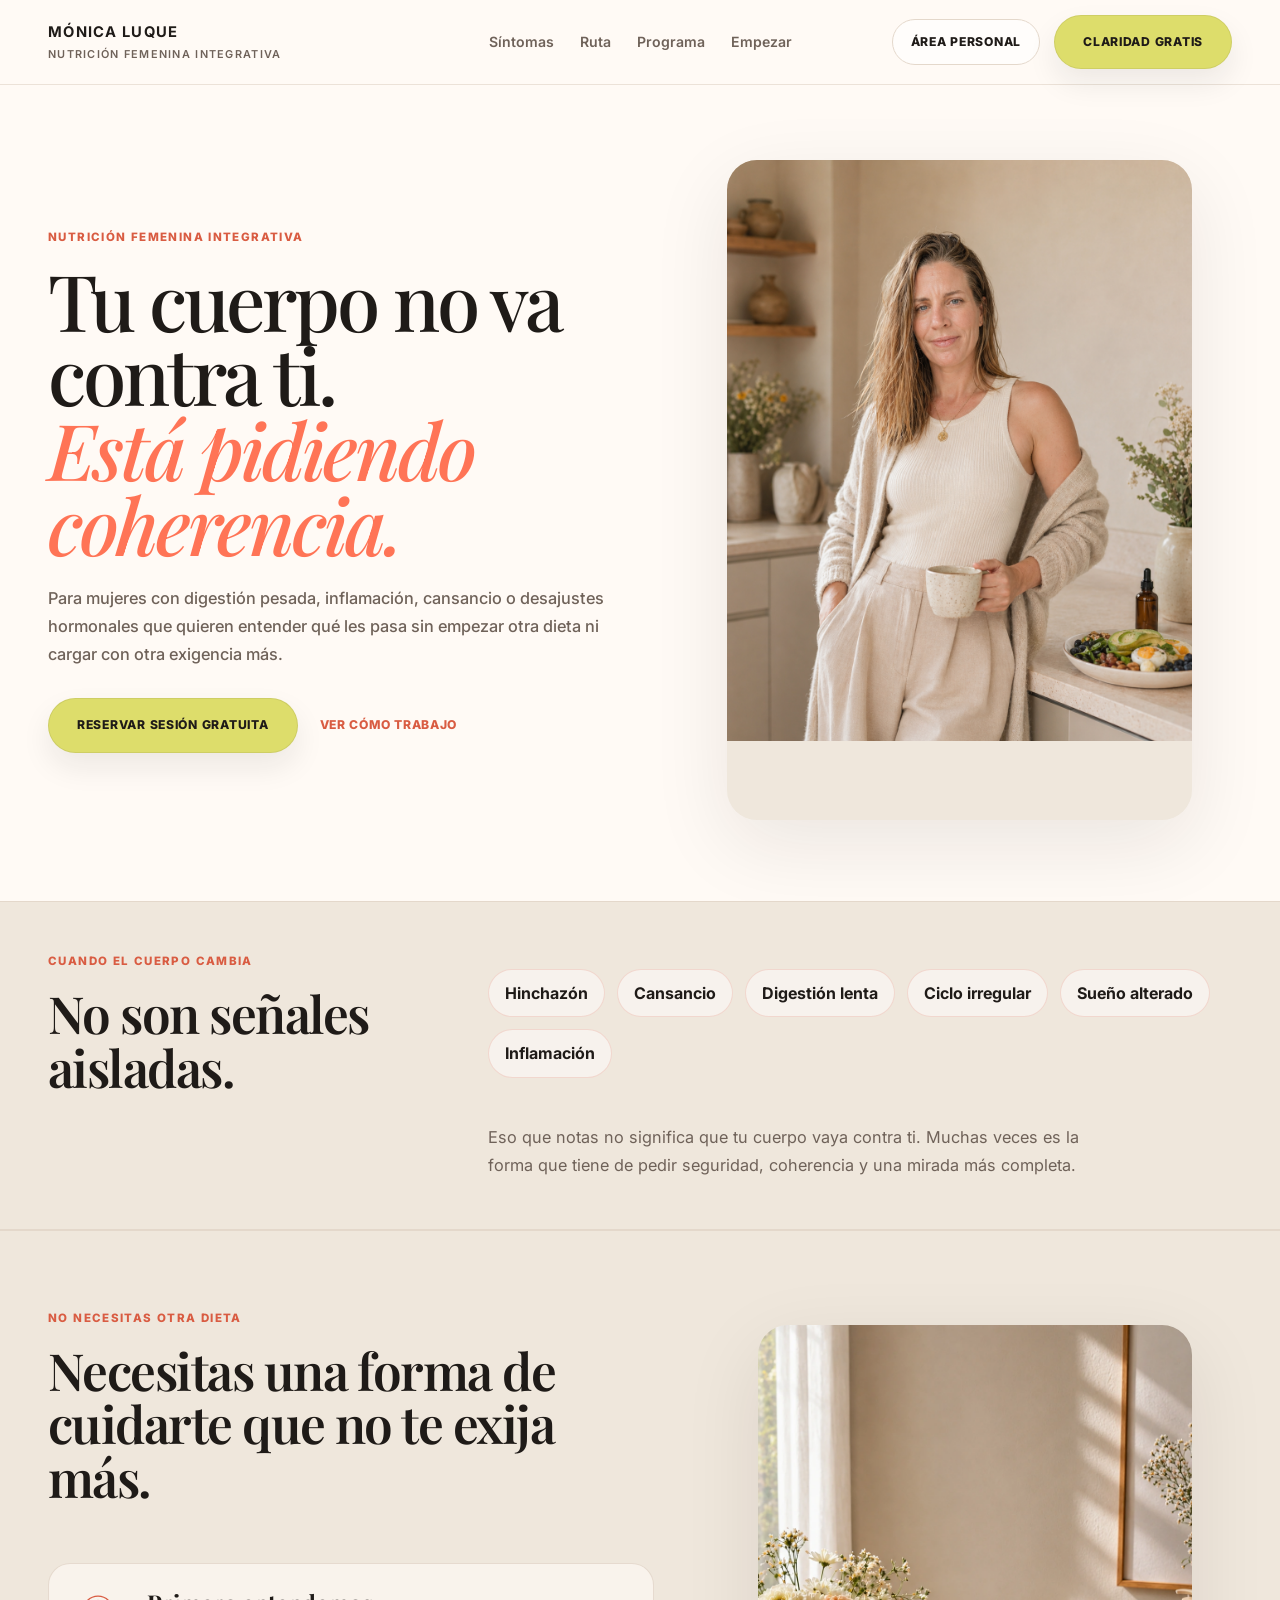
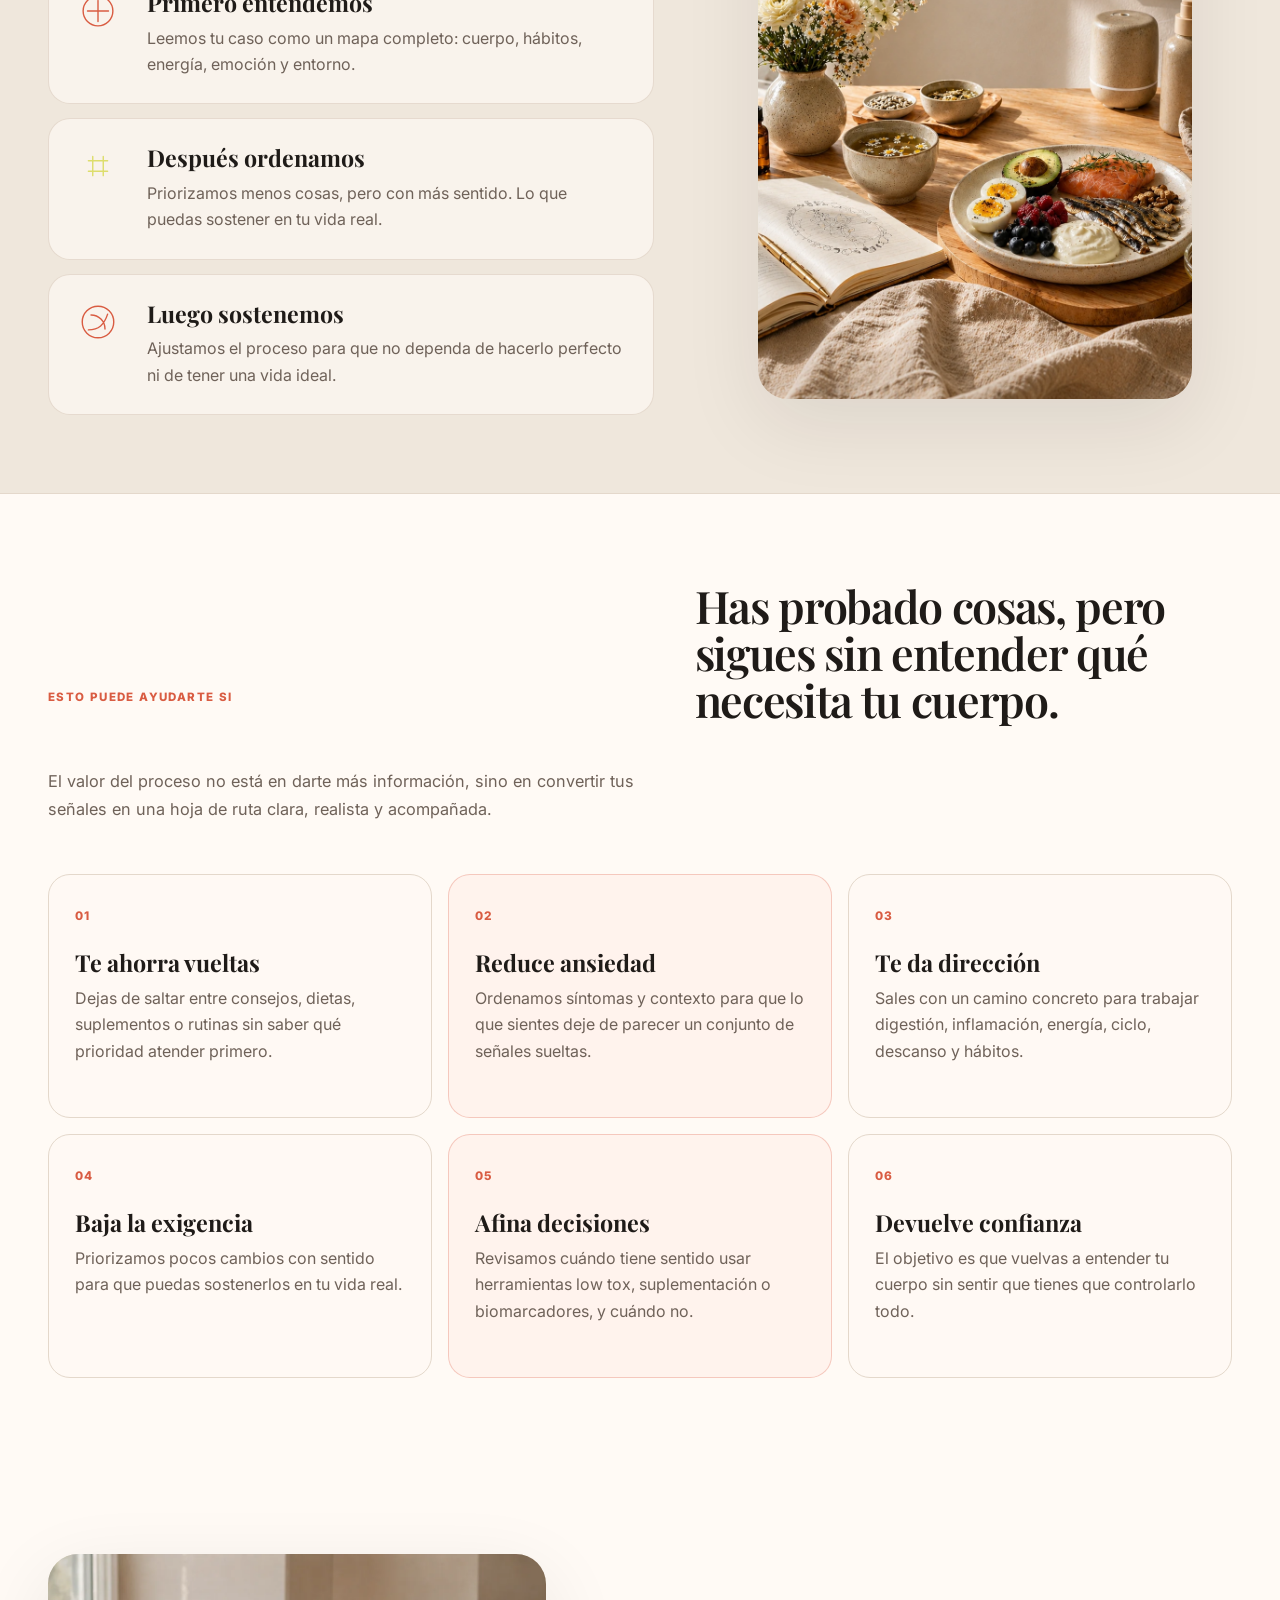
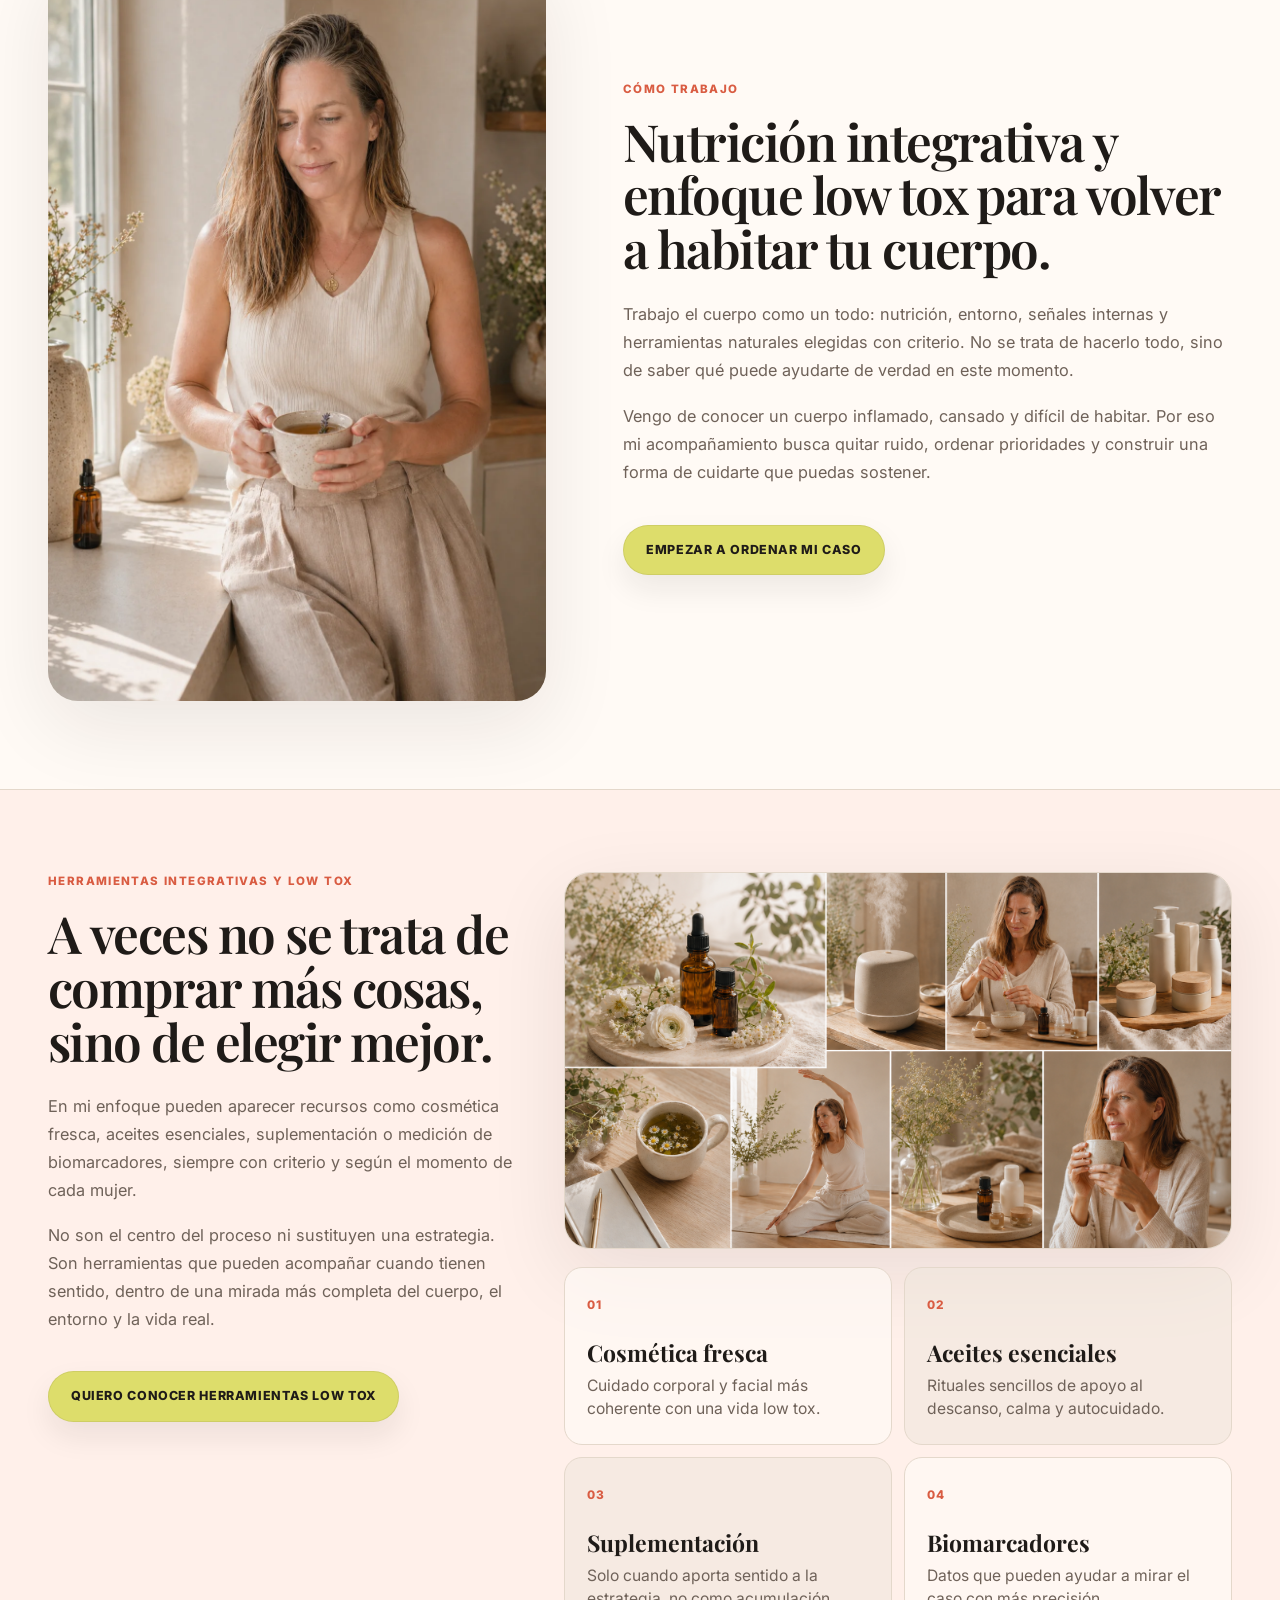
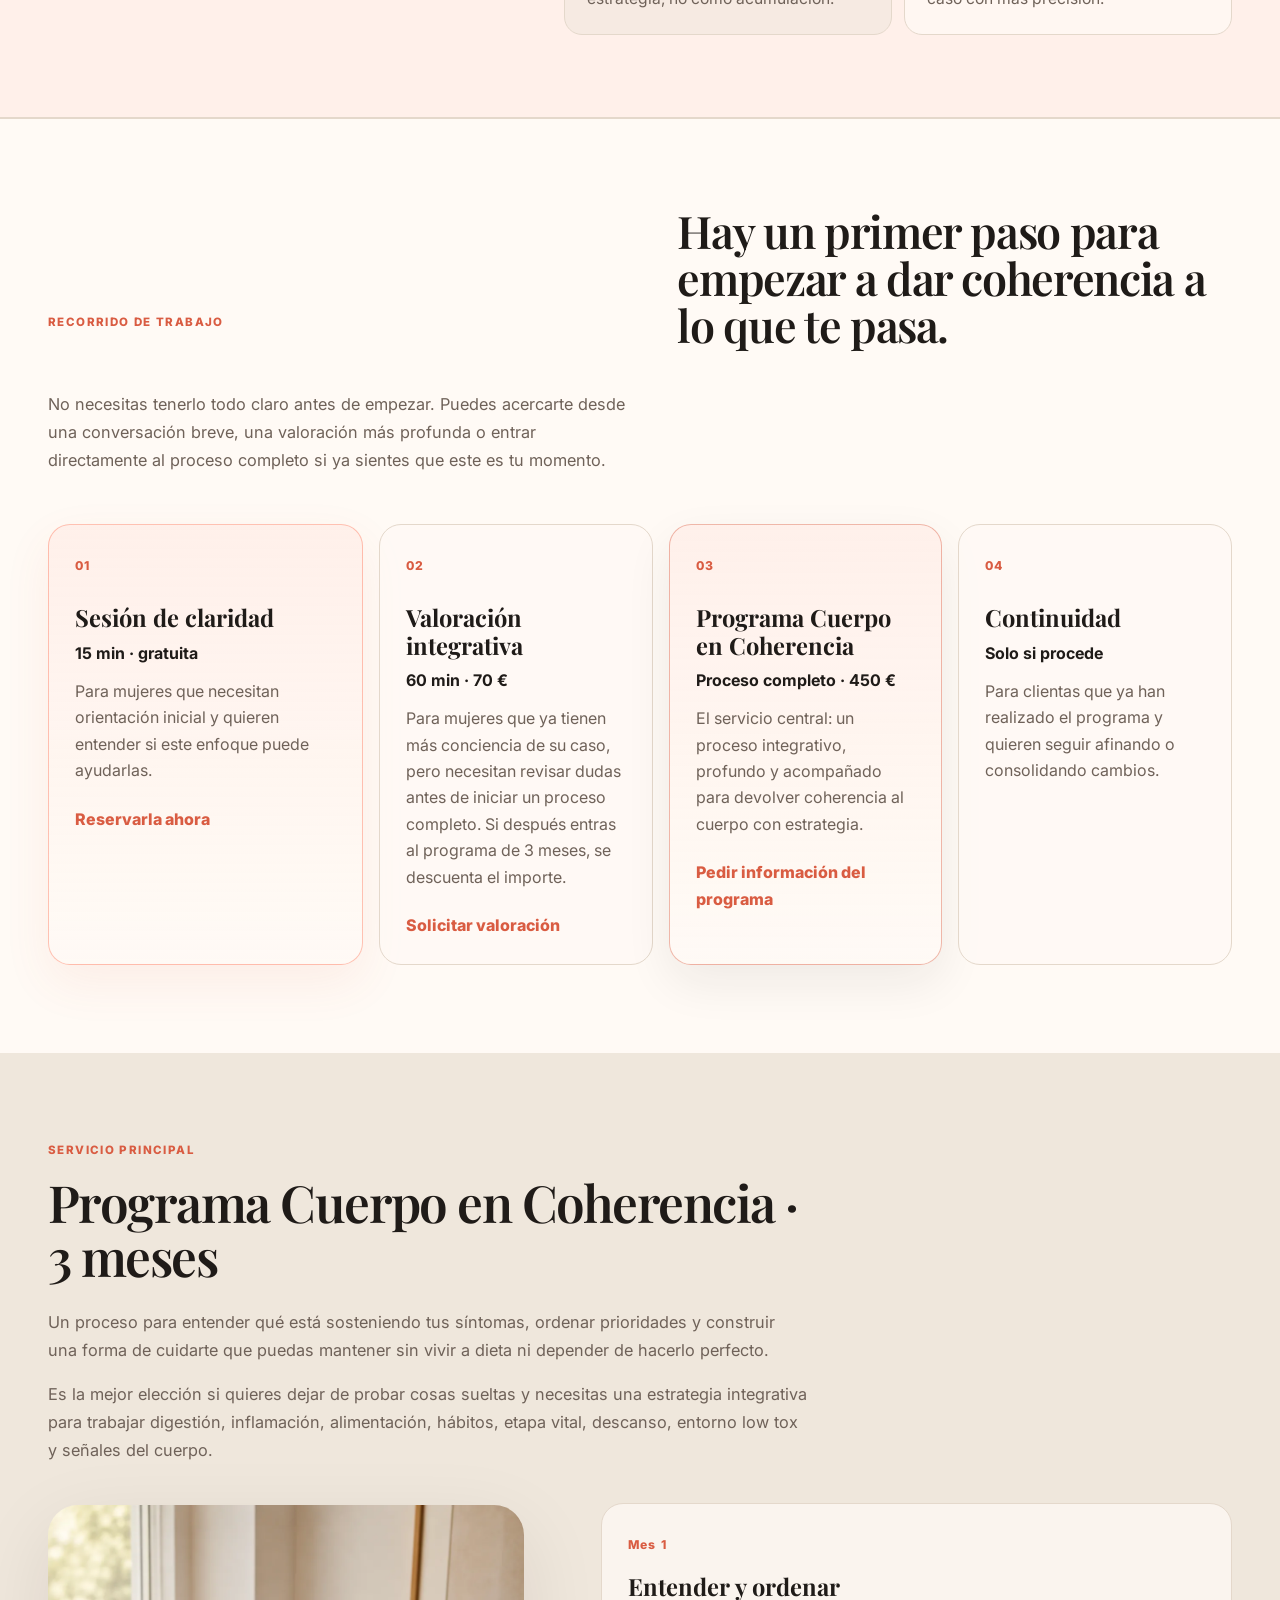
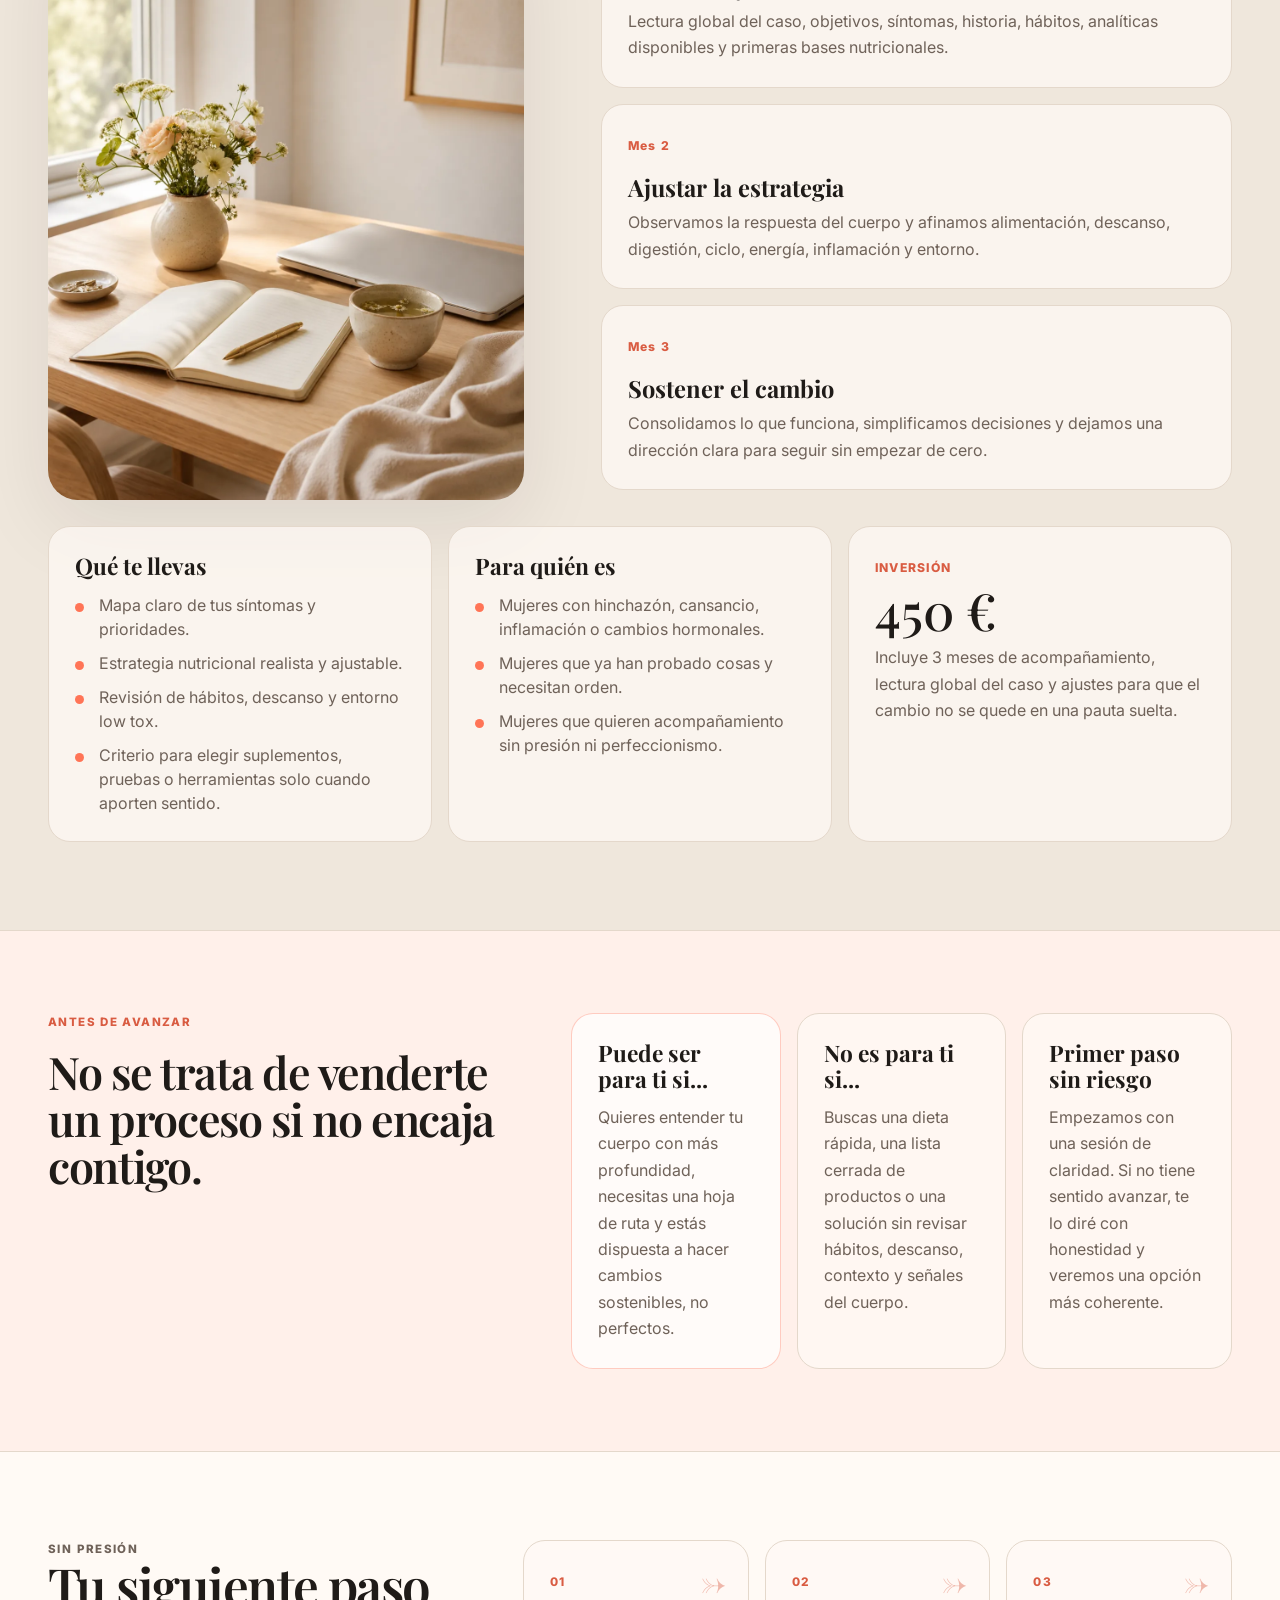
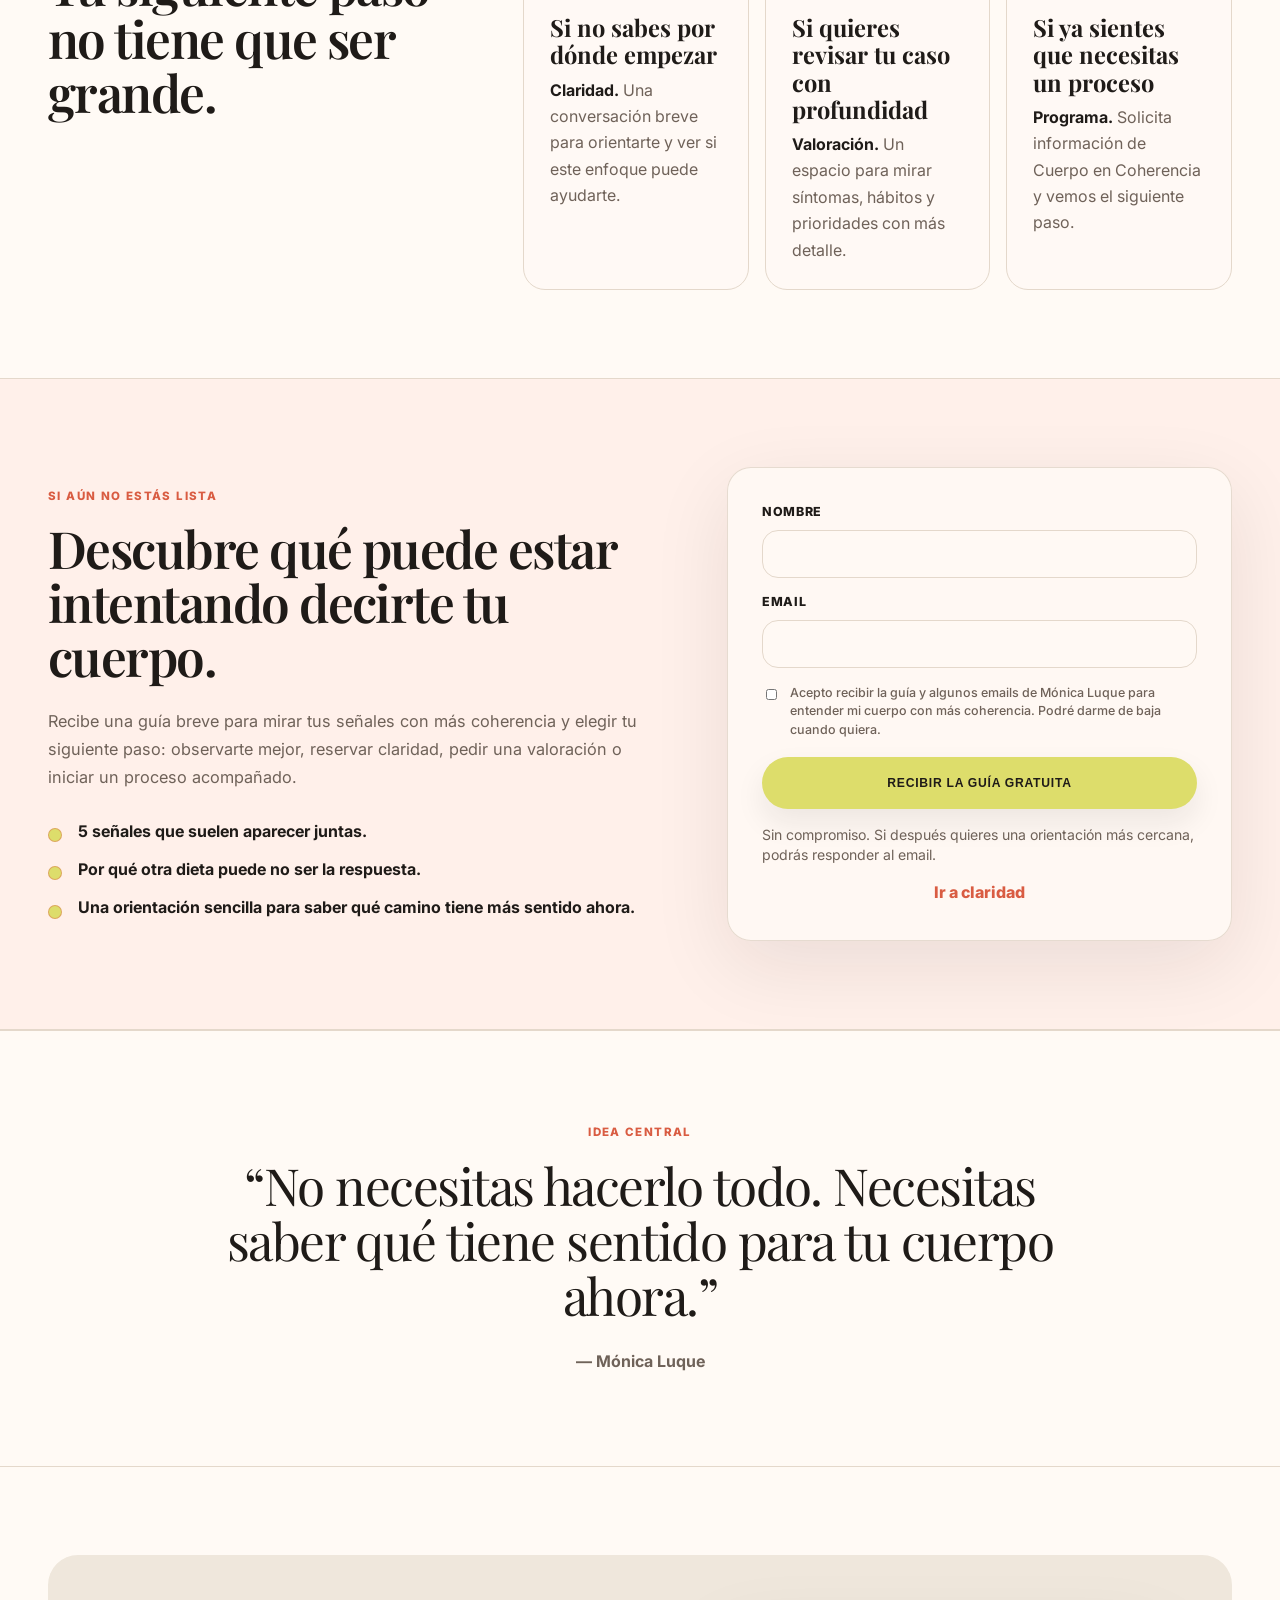
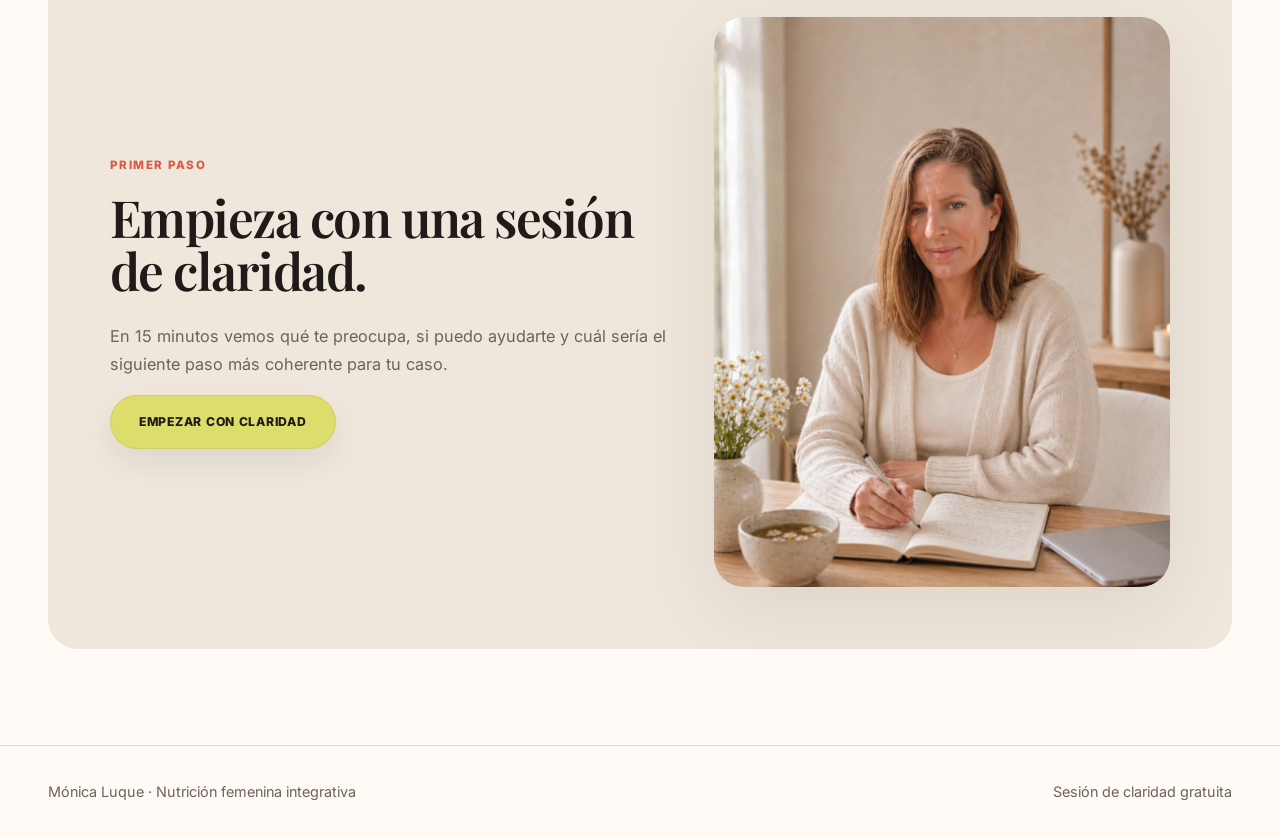
<file: index.html>
<!doctype html>
<html lang="es">
  <head>
    <meta charset="utf-8" />
    <meta name="viewport" content="width=device-width, initial-scale=1" />
    <title>Mónica Luque | Cuerpo en Coherencia · Vida con raíz</title>
    <meta
      name="description"
      content="Nutrición femenina integrativa y enfoque low tox para mujeres que sienten que su cuerpo ha cambiado y no quieren sostener otra exigencia más."
    />
    <link rel="preconnect" href="https://fonts.googleapis.com" />
    <link rel="preconnect" href="https://fonts.gstatic.com" crossorigin />
    <link
      href="https://fonts.googleapis.com/css2?family=Inter:wght@400;500;600;700;800&family=Playfair+Display:ital,wght@0,500;0,600;1,500&display=swap"
      rel="stylesheet"
    />
    <link rel="stylesheet" href="./site.css?v=20260507-oferta-valor" />
  </head>
  <body>
    <header class="header">
      <div class="container header-inner">
        <a class="brand" href="#inicio" aria-label="Mónica Luque">
          <strong>Mónica Luque</strong>
          <span>Nutrición femenina integrativa</span>
        </a>

        <nav class="nav" aria-label="Navegación principal">
          <a href="#sintomas">Síntomas</a>
          <a href="#ruta">Ruta</a>
          <a href="#programa">Programa</a>
          <a href="#empezar">Empezar</a>
        </nav>

        <div class="header-actions">
          <a class="btn-secondary btn-area" href="https://app.soymonicaluque.com">Área personal</a>
          <a class="btn-primary header-cta" href="./sesion-claridad/">Claridad gratis</a>
        </div>
      </div>
    </header>

    <main id="inicio">
      <section class="container hero">
        <div class="hero-copy">
          <p class="eyebrow hero-eyebrow">Nutrición femenina integrativa</p>
          <h1 class="hero-title">
            Tu cuerpo no va contra ti.<br />
            <span class="italic-accent">Está pidiendo coherencia.</span>
          </h1>
          <p class="hero-lead">
            Para mujeres con digestión pesada, inflamación, cansancio o desajustes hormonales que quieren entender qué les pasa sin empezar otra dieta ni cargar con otra exigencia más.
          </p>
          <div class="hero-actions">
            <a class="btn-primary" href="./sesion-claridad/">Reservar sesión gratuita</a>
            <a class="btn-secondary hero-link" href="#como-trabajo">Ver cómo trabajo</a>
          </div>
        </div>

        <figure class="hero-image" aria-label="Mónica Luque en un entorno cálido y natural">
          <img
            src="./assets/images/monica-hero-13.png"
            alt="Mónica Luque en un entorno cálido de nutrición y autocuidado"
            fetchpriority="high"
          />
        </figure>
      </section>

      <section class="symptoms-band fade-in" id="sintomas">
        <div class="container symptoms-layout">
          <div class="symptoms-heading">
            <p class="eyebrow">Cuando el cuerpo cambia</p>
            <h2 class="section-title">No son señales aisladas.</h2>
          </div>
          <div class="symptom-list" aria-label="Síntomas habituales">
            <span>Hinchazón</span>
            <span>Cansancio</span>
            <span>Digestión lenta</span>
            <span>Ciclo irregular</span>
            <span>Sueño alterado</span>
            <span>Inflamación</span>
          </div>
          <p class="body-text symptoms-context">
            Eso que notas no significa que tu cuerpo vaya contra ti. Muchas veces es la forma que tiene de pedir seguridad, coherencia y una mirada más completa.
          </p>
        </div>
      </section>

      <section class="service-band fade-in" id="metodo">
        <div class="container approach-layout">
          <div class="approach-copy">
            <div class="approach-intro">
              <p class="eyebrow">No necesitas otra dieta</p>
              <h2 class="section-title">Necesitas una forma de cuidarte que no te exija más.</h2>
            </div>
            <div class="features-grid compact">
              <article class="feature">
                <svg class="feature-icon" viewBox="0 0 48 48" fill="none" aria-hidden="true"><path d="M12 24h24M24 12v24" stroke="currentColor" stroke-width="1.6" stroke-linecap="round"/><circle cx="24" cy="24" r="17" stroke="currentColor" stroke-width="1.6"/></svg>
                <div>
                  <h3>Primero entendemos</h3>
                  <p>Leemos tu caso como un mapa completo: cuerpo, hábitos, energía, emoción y entorno.</p>
                </div>
              </article>
              <article class="feature">
                <svg class="feature-icon" viewBox="0 0 48 48" fill="none" aria-hidden="true"><path d="M13 18h22M13 30h22M18 13v22M30 13v22" stroke="currentColor" stroke-width="1.6" stroke-linecap="round"/></svg>
                <div>
                  <h3>Después ordenamos</h3>
                  <p>Priorizamos menos cosas, pero con más sentido. Lo que puedas sostener en tu vida real.</p>
                </div>
              </article>
              <article class="feature">
                <svg class="feature-icon" viewBox="0 0 48 48" fill="none" aria-hidden="true"><path d="M13 33c12 0 18-6 22-18M16 16c9 0 16 7 16 16" stroke="currentColor" stroke-width="1.6" stroke-linecap="round"/><circle cx="24" cy="24" r="18" stroke="currentColor" stroke-width="1.6"/></svg>
                <div>
                  <h3>Luego sostenemos</h3>
                  <p>Ajustamos el proceso para que no dependa de hacerlo perfecto ni de tener una vida ideal.</p>
                </div>
              </article>
            </div>
          </div>
          <figure class="approach-image">
            <img
              src="./assets/images/metodo-lowtox-90.webp"
              alt="Mesa luminosa con alimentos, libreta, flores e infusión"
              loading="lazy"
            />
          </figure>
        </div>
      </section>

      <section class="container value-section fade-in" id="valor">
        <div class="value-head">
          <p class="eyebrow">Esto puede ayudarte si</p>
          <h2 class="section-title">Has probado cosas, pero sigues sin entender qué necesita tu cuerpo.</h2>
          <p class="body-text">
            El valor del proceso no está en darte más información, sino en convertir tus señales en una hoja de ruta clara, realista y acompañada.
          </p>
        </div>
        <div class="value-grid" aria-label="Situaciones habituales que trabaja el proceso">
          <article>
            <span>01</span>
            <h3>Te ahorra vueltas</h3>
            <p>Dejas de saltar entre consejos, dietas, suplementos o rutinas sin saber qué prioridad atender primero.</p>
          </article>
          <article>
            <span>02</span>
            <h3>Reduce ansiedad</h3>
            <p>Ordenamos síntomas y contexto para que lo que sientes deje de parecer un conjunto de señales sueltas.</p>
          </article>
          <article>
            <span>03</span>
            <h3>Te da dirección</h3>
            <p>Sales con un camino concreto para trabajar digestión, inflamación, energía, ciclo, descanso y hábitos.</p>
          </article>
          <article>
            <span>04</span>
            <h3>Baja la exigencia</h3>
            <p>Priorizamos pocos cambios con sentido para que puedas sostenerlos en tu vida real.</p>
          </article>
          <article>
            <span>05</span>
            <h3>Afina decisiones</h3>
            <p>Revisamos cuándo tiene sentido usar herramientas low tox, suplementación o biomarcadores, y cuándo no.</p>
          </article>
          <article>
            <span>06</span>
            <h3>Devuelve confianza</h3>
            <p>El objetivo es que vuelvas a entender tu cuerpo sin sentir que tienes que controlarlo todo.</p>
          </article>
        </div>
      </section>

      <section class="container intro-flow fade-in" id="como-trabajo">
        <div class="about-image">
          <img
            src="./assets/images/monica-como-trabajo-21.webp"
            alt="Mónica Luque en un momento sereno de autocuidado integrativo"
            loading="lazy"
          />
        </div>
        <div class="intro-copy">
          <p class="eyebrow">Cómo trabajo</p>
          <h2 class="section-title">Nutrición integrativa y enfoque low tox para volver a habitar tu cuerpo.</h2>
          <p class="body-text">
            Trabajo el cuerpo como un todo: nutrición, entorno, señales internas y herramientas naturales elegidas con criterio. No se trata de hacerlo todo, sino de saber qué puede ayudarte de verdad en este momento.
          </p>
          <p class="body-text">
            Vengo de conocer un cuerpo inflamado, cansado y difícil de habitar. Por eso mi acompañamiento busca quitar ruido, ordenar prioridades y construir una forma de cuidarte que puedas sostener.
          </p>
          <a class="text-link" href="./sesion-claridad/">Empezar a ordenar mi caso</a>
        </div>
      </section>

      <section class="tools-section fade-in" id="herramientas">
        <div class="container tools-layout">
          <div class="tools-copy">
            <p class="eyebrow">Herramientas integrativas y low tox</p>
            <h2 class="section-title">A veces no se trata de comprar más cosas, sino de elegir mejor.</h2>
            <p class="body-text">
              En mi enfoque pueden aparecer recursos como cosmética fresca, aceites esenciales, suplementación o medición de biomarcadores, siempre con criterio y según el momento de cada mujer.
            </p>
            <p class="body-text">
              No son el centro del proceso ni sustituyen una estrategia. Son herramientas que pueden acompañar cuando tienen sentido, dentro de una mirada más completa del cuerpo, el entorno y la vida real.
            </p>
            <a class="text-link subtle-link" href="mailto:info@soymonicaluque.com?subject=Herramientas%20low%20tox">Quiero conocer herramientas low tox</a>
          </div>

          <div class="tools-visual">
            <figure class="tools-image">
              <img
                src="./assets/images/herramientas-low-tox-horizontal.png"
                alt="Rituales low tox con aceites esenciales, cosmética fresca, infusión y autocuidado"
                loading="lazy"
              />
            </figure>
            <div class="tools-grid" aria-label="Herramientas que pueden acompañar el proceso">
              <article>
                <span>01</span>
                <h3>Cosmética fresca</h3>
                <p>Cuidado corporal y facial más coherente con una vida low tox.</p>
              </article>
              <article>
                <span>02</span>
                <h3>Aceites esenciales</h3>
                <p>Rituales sencillos de apoyo al descanso, calma y autocuidado.</p>
              </article>
              <article>
                <span>03</span>
                <h3>Suplementación</h3>
                <p>Solo cuando aporta sentido a la estrategia, no como acumulación.</p>
              </article>
              <article>
                <span>04</span>
                <h3>Biomarcadores</h3>
                <p>Datos que pueden ayudar a mirar el caso con más precisión.</p>
              </article>
            </div>
          </div>
        </div>
      </section>

      <section class="container route fade-in" id="ruta">
        <div class="route-head">
          <p class="eyebrow">Recorrido de trabajo</p>
          <h2 class="section-title">Hay un primer paso para empezar a dar coherencia a lo que te pasa.</h2>
          <p class="body-text">
            No necesitas tenerlo todo claro antes de empezar. Puedes acercarte desde una conversación breve, una valoración más profunda o entrar directamente al proceso completo si ya sientes que este es tu momento.
          </p>
        </div>

        <div class="route-grid">
          <article class="route-card primary-step">
            <span>01</span>
            <h3>Sesión de claridad</h3>
            <strong>15 min · gratuita</strong>
            <p>Para mujeres que necesitan orientación inicial y quieren entender si este enfoque puede ayudarlas.</p>
            <a class="mini-cta" href="./sesion-claridad/">Reservarla ahora</a>
          </article>
          <article class="route-card">
            <span>02</span>
            <h3>Valoración integrativa</h3>
            <strong>60 min · 70 €</strong>
            <p>Para mujeres que ya tienen más conciencia de su caso, pero necesitan revisar dudas antes de iniciar un proceso completo. Si después entras al programa de 3 meses, se descuenta el importe.</p>
            <a class="mini-cta" href="mailto:info@soymonicaluque.com?subject=Valoraci%C3%B3n%20integrativa">Solicitar valoración</a>
          </article>
          <article class="route-card program-step">
            <span>03</span>
            <h3>Programa Cuerpo en Coherencia</h3>
            <strong>Proceso completo · 450 €</strong>
            <p>El servicio central: un proceso integrativo, profundo y acompañado para devolver coherencia al cuerpo con estrategia.</p>
            <a class="mini-cta" href="mailto:info@soymonicaluque.com?subject=Programa%20Cuerpo%20en%20Coherencia">Pedir información del programa</a>
          </article>
          <article class="route-card">
            <span>04</span>
            <h3>Continuidad</h3>
            <strong>Solo si procede</strong>
            <p>Para clientas que ya han realizado el programa y quieren seguir afinando o consolidando cambios.</p>
          </article>
        </div>
      </section>

      <section class="program-section fade-in" id="programa">
        <div class="container program-layout">
          <div class="program-copy">
            <p class="eyebrow">Servicio principal</p>
            <h2 class="section-title">Programa Cuerpo en Coherencia · 3 meses</h2>
            <p class="body-text">
              Un proceso para entender qué está sosteniendo tus síntomas, ordenar prioridades y construir una forma de cuidarte que puedas mantener sin vivir a dieta ni depender de hacerlo perfecto.
            </p>
            <p class="body-text">
              Es la mejor elección si quieres dejar de probar cosas sueltas y necesitas una estrategia integrativa para trabajar digestión, inflamación, alimentación, hábitos, etapa vital, descanso, entorno low tox y señales del cuerpo.
            </p>
          </div>

          <div class="program-showcase">
            <figure class="program-visual">
              <img
                src="./assets/images/servicio-principal-89.webp"
                alt="Mesa luminosa con libreta abierta, flores, ordenador y una taza"
                loading="lazy"
              />
            </figure>
          </div>

          <div class="program-detail">
            <div class="program-cards">
              <article>
                <span>Mes 1</span>
                <h3>Entender y ordenar</h3>
                <p>Lectura global del caso, objetivos, síntomas, historia, hábitos, analíticas disponibles y primeras bases nutricionales.</p>
              </article>
              <article>
                <span>Mes 2</span>
                <h3>Ajustar la estrategia</h3>
                <p>Observamos la respuesta del cuerpo y afinamos alimentación, descanso, digestión, ciclo, energía, inflamación y entorno.</p>
              </article>
              <article>
                <span>Mes 3</span>
                <h3>Sostener el cambio</h3>
                <p>Consolidamos lo que funciona, simplificamos decisiones y dejamos una dirección clara para seguir sin empezar de cero.</p>
              </article>
            </div>
          </div>

          <div class="program-bottom">
            <div class="program-includes" aria-label="Qué incluye el programa">
              <article>
                <h3>Qué te llevas</h3>
                <ul>
                  <li>Mapa claro de tus síntomas y prioridades.</li>
                  <li>Estrategia nutricional realista y ajustable.</li>
                  <li>Revisión de hábitos, descanso y entorno low tox.</li>
                  <li>Criterio para elegir suplementos, pruebas o herramientas solo cuando aporten sentido.</li>
                </ul>
              </article>
              <article>
                <h3>Para quién es</h3>
                <ul>
                  <li>Mujeres con hinchazón, cansancio, inflamación o cambios hormonales.</li>
                  <li>Mujeres que ya han probado cosas y necesitan orden.</li>
                  <li>Mujeres que quieren acompañamiento sin presión ni perfeccionismo.</li>
                </ul>
              </article>
            </div>
            <div class="program-price">
              <span>Inversión</span>
              <strong>450 €</strong>
              <p>Incluye 3 meses de acompañamiento, lectura global del caso y ajustes para que el cambio no se quede en una pauta suelta.</p>
            </div>
          </div>
        </div>
      </section>

      <section class="fit-section fade-in">
        <div class="container fit-layout">
          <div>
            <p class="eyebrow">Antes de avanzar</p>
            <h2 class="section-title">No se trata de venderte un proceso si no encaja contigo.</h2>
          </div>
          <div class="fit-grid">
            <article>
              <h3>Puede ser para ti si...</h3>
              <p>Quieres entender tu cuerpo con más profundidad, necesitas una hoja de ruta y estás dispuesta a hacer cambios sostenibles, no perfectos.</p>
            </article>
            <article>
              <h3>No es para ti si...</h3>
              <p>Buscas una dieta rápida, una lista cerrada de productos o una solución sin revisar hábitos, descanso, contexto y señales del cuerpo.</p>
            </article>
            <article>
              <h3>Primer paso sin riesgo</h3>
              <p>Empezamos con una sesión de claridad. Si no tiene sentido avanzar, te lo diré con honestidad y veremos una opción más coherente.</p>
            </article>
          </div>
        </div>
      </section>

      <section class="container decision fade-in">
        <div>
          <p class="eyebrow">Sin presión</p>
          <h2 class="section-title">Tu siguiente paso no tiene que ser grande.</h2>
        </div>
        <div class="decision-grid">
          <article class="decision-card clarity-path">
            <span>01</span>
            <h3>Si no sabes por dónde empezar</h3>
            <p><strong>Claridad.</strong> Una conversación breve para orientarte y ver si este enfoque puede ayudarte.</p>
          </article>
          <article class="decision-card valuation-path">
            <span>02</span>
            <h3>Si quieres revisar tu caso con profundidad</h3>
            <p><strong>Valoración.</strong> Un espacio para mirar síntomas, hábitos y prioridades con más detalle.</p>
          </article>
          <article class="decision-card program-path">
            <span>03</span>
            <h3>Si ya sientes que necesitas un proceso</h3>
            <p><strong>Programa.</strong> Solicita información de Cuerpo en Coherencia y vemos el siguiente paso.</p>
          </article>
        </div>
      </section>

      <section class="lead-magnet fade-in" id="guia">
        <div class="container lead-magnet-box">
          <div class="lead-magnet-copy">
            <p class="eyebrow">Si aún no estás lista</p>
            <h2 class="section-title">Descubre qué puede estar intentando decirte tu cuerpo.</h2>
            <p class="body-text">
              Recibe una guía breve para mirar tus señales con más coherencia y elegir tu siguiente paso: observarte mejor, reservar claridad, pedir una valoración o iniciar un proceso acompañado.
            </p>
            <ul class="lead-points" aria-label="Qué incluye la guía">
              <li>5 señales que suelen aparecer juntas.</li>
              <li>Por qué otra dieta puede no ser la respuesta.</li>
              <li>Una orientación sencilla para saber qué camino tiene más sentido ahora.</li>
            </ul>
          </div>

          <form class="lead-form" id="guideForm" action="https://app.soymonicaluque.com/api/public/clarity-leads" method="POST">
            <input type="hidden" name="tipo_solicitud" value="Guía gratuita · Qué está pidiendo mi cuerpo" />
            <input type="hidden" name="origen" value="Web pruebas-raiz · bloque recurso gratuito" />
            <label>
              Nombre
              <input name="nombre" type="text" autocomplete="given-name" required />
            </label>
            <label>
              Email
              <input name="email" type="email" autocomplete="email" required />
            </label>
            <label class="form-consent">
              <input type="checkbox" name="consentimiento_contacto" value="Acepto recibir la guía y comunicaciones de Mónica Luque" required />
              Acepto recibir la guía y algunos emails de Mónica Luque para entender mi cuerpo con más coherencia. Podré darme de baja cuando quiera.
            </label>
            <button class="btn-primary" type="submit">Recibir la guía gratuita</button>
            <p class="form-note" id="guideMessage">Sin compromiso. Si después quieres una orientación más cercana, podrás responder al email.</p>
            <a class="mini-cta" href="./sesion-claridad/">Ir a claridad</a>
          </form>
        </div>
      </section>

      <section class="testimonial fade-in">
        <div class="container">
          <p class="eyebrow">Idea central</p>
          <blockquote class="quote">
            “No necesitas hacerlo todo. Necesitas saber qué tiene sentido para tu cuerpo ahora.”
          </blockquote>
          <cite>— Mónica Luque</cite>
        </div>
      </section>

      <section class="container cta fade-in" id="empezar">
        <div class="cta-box">
          <div class="cta-copy">
            <p class="eyebrow">Primer paso</p>
            <h2 class="section-title">Empieza con una sesión de claridad.</h2>
            <p class="body-text">
              En 15 minutos vemos qué te preocupa, si puedo ayudarte y cuál sería el siguiente paso más coherente para tu caso.
            </p>
            <a class="btn-primary" href="./sesion-claridad/">Empezar con claridad</a>
          </div>
          <div class="cta-image">
            <img
              src="./assets/images/monica-sobre-mi.webp"
              alt="Mónica Luque preparando una sesión de claridad en un espacio sereno"
              loading="lazy"
            />
          </div>
        </div>
      </section>
    </main>

    <footer class="footer">
      <div class="container footer-inner">
        <span>Mónica Luque · Nutrición femenina integrativa</span>
        <a href="./sesion-claridad/">Sesión de claridad gratuita</a>
      </div>
    </footer>

    <script>
      const fadeItems = document.querySelectorAll(".fade-in");

      const observer = new IntersectionObserver(
        (entries) => {
          entries.forEach((entry) => {
            if (entry.isIntersecting) {
              entry.target.classList.add("visible");
              observer.unobserve(entry.target);
            }
          });
        },
        { threshold: 0.16 }
      );

      fadeItems.forEach((item) => observer.observe(item));

      const guideForm = document.querySelector("#guideForm");
      const guideMessage = document.querySelector("#guideMessage");

      if (guideForm) {
        guideForm.addEventListener("submit", async (event) => {
          event.preventDefault();
          const button = guideForm.querySelector("button");
          button.disabled = true;
          guideMessage.textContent = "Enviando tus datos...";

          try {
            const response = await fetch(guideForm.action, {
              method: "POST",
              headers: { "Content-Type": "application/json" },
              body: JSON.stringify(Object.fromEntries(new FormData(guideForm)))
            });

            if (!response.ok) throw new Error("No se ha podido enviar ahora mismo.");

            guideForm.reset();
            guideMessage.textContent = "Listo. He recibido tus datos para enviarte la guía.";
          } catch (error) {
            guideMessage.textContent = "No se ha podido enviar. Puedes escribirme o probar de nuevo en unos minutos.";
          } finally {
            button.disabled = false;
          }
        });
      }
    </script>
  </body>
</html>
</file>
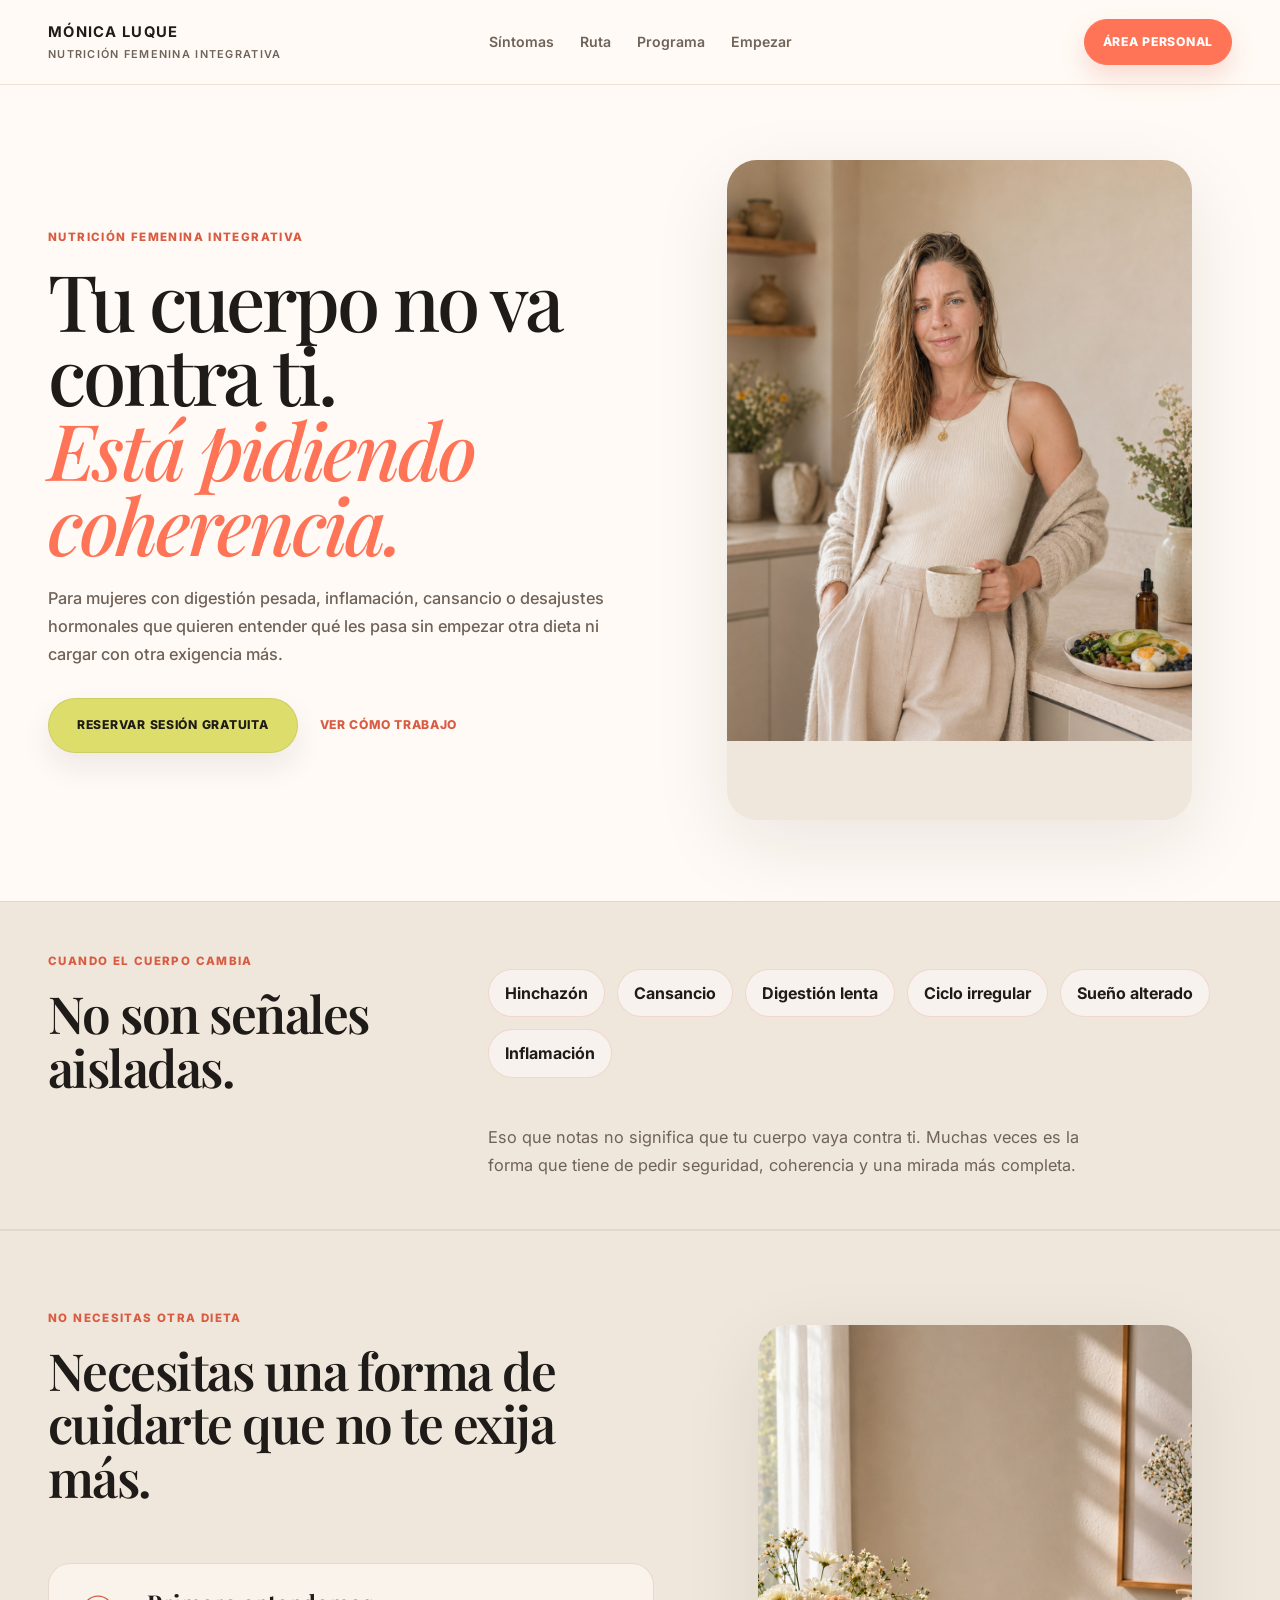
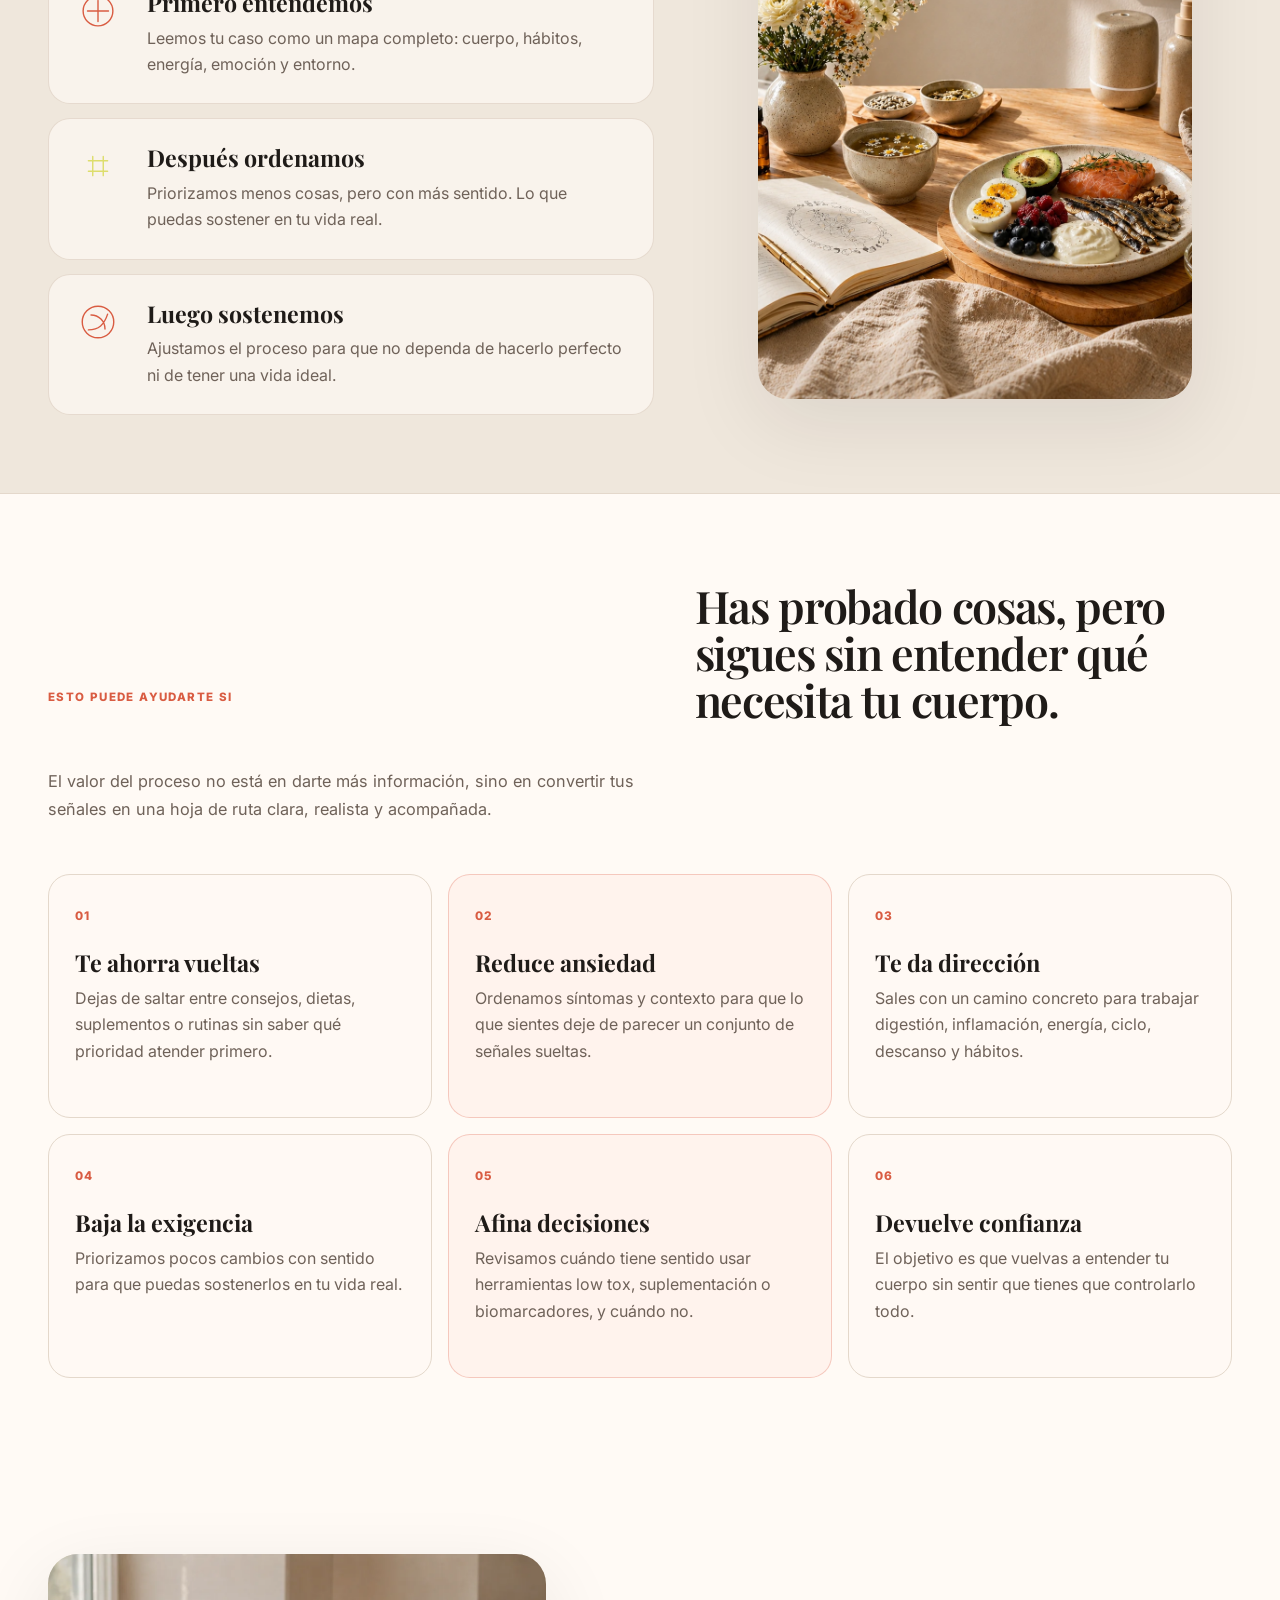
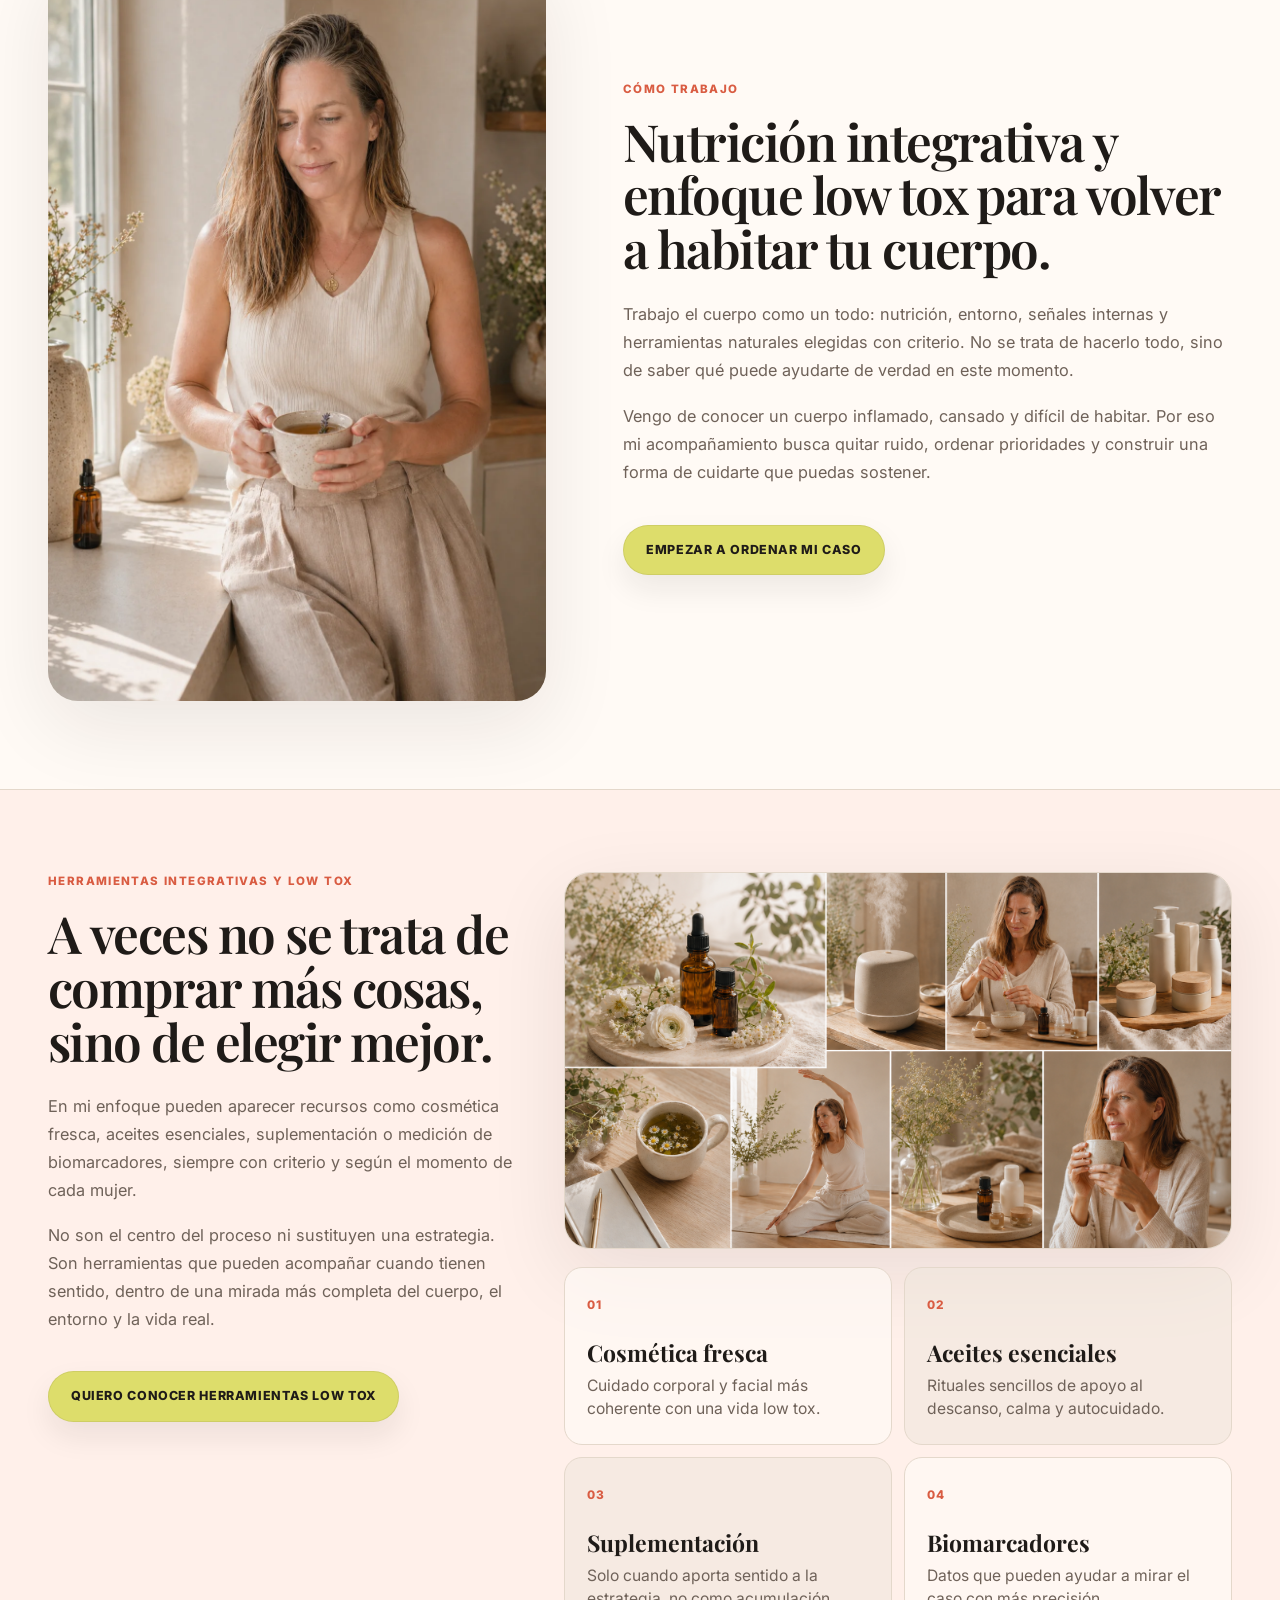
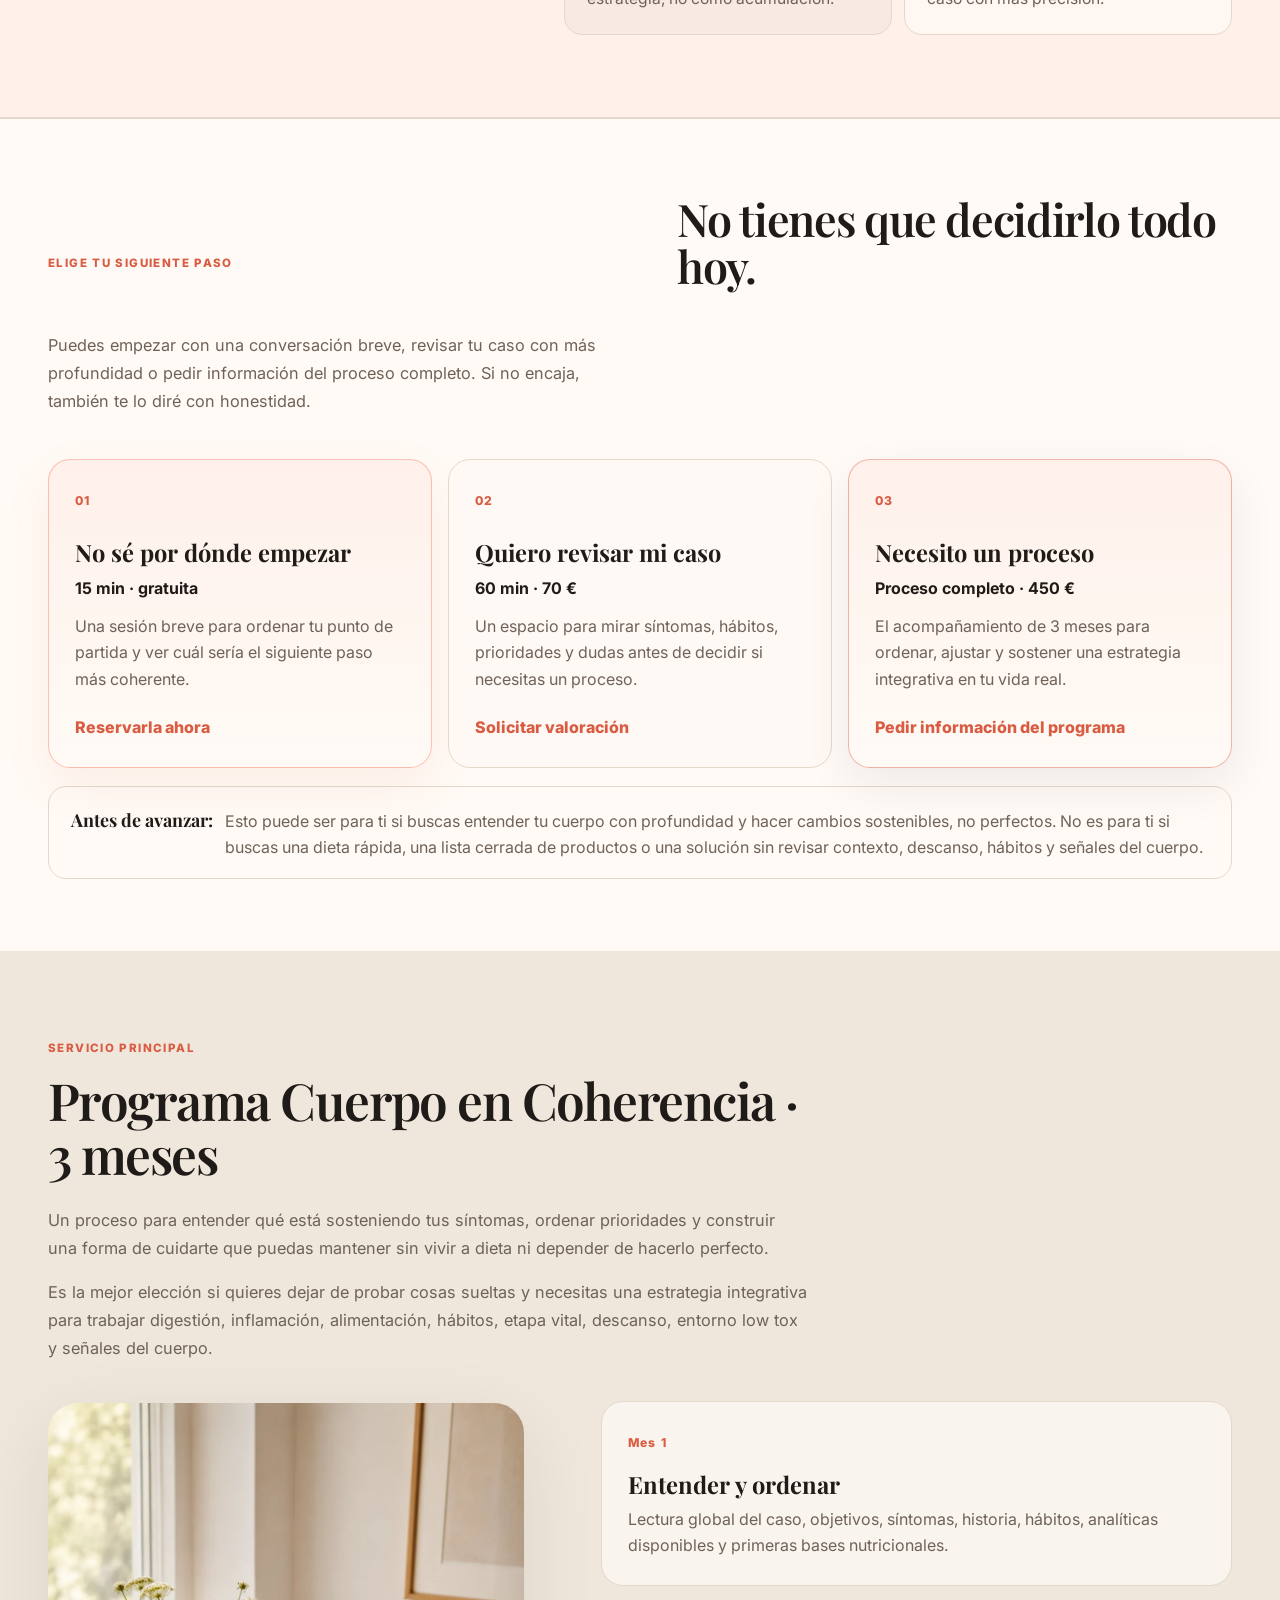
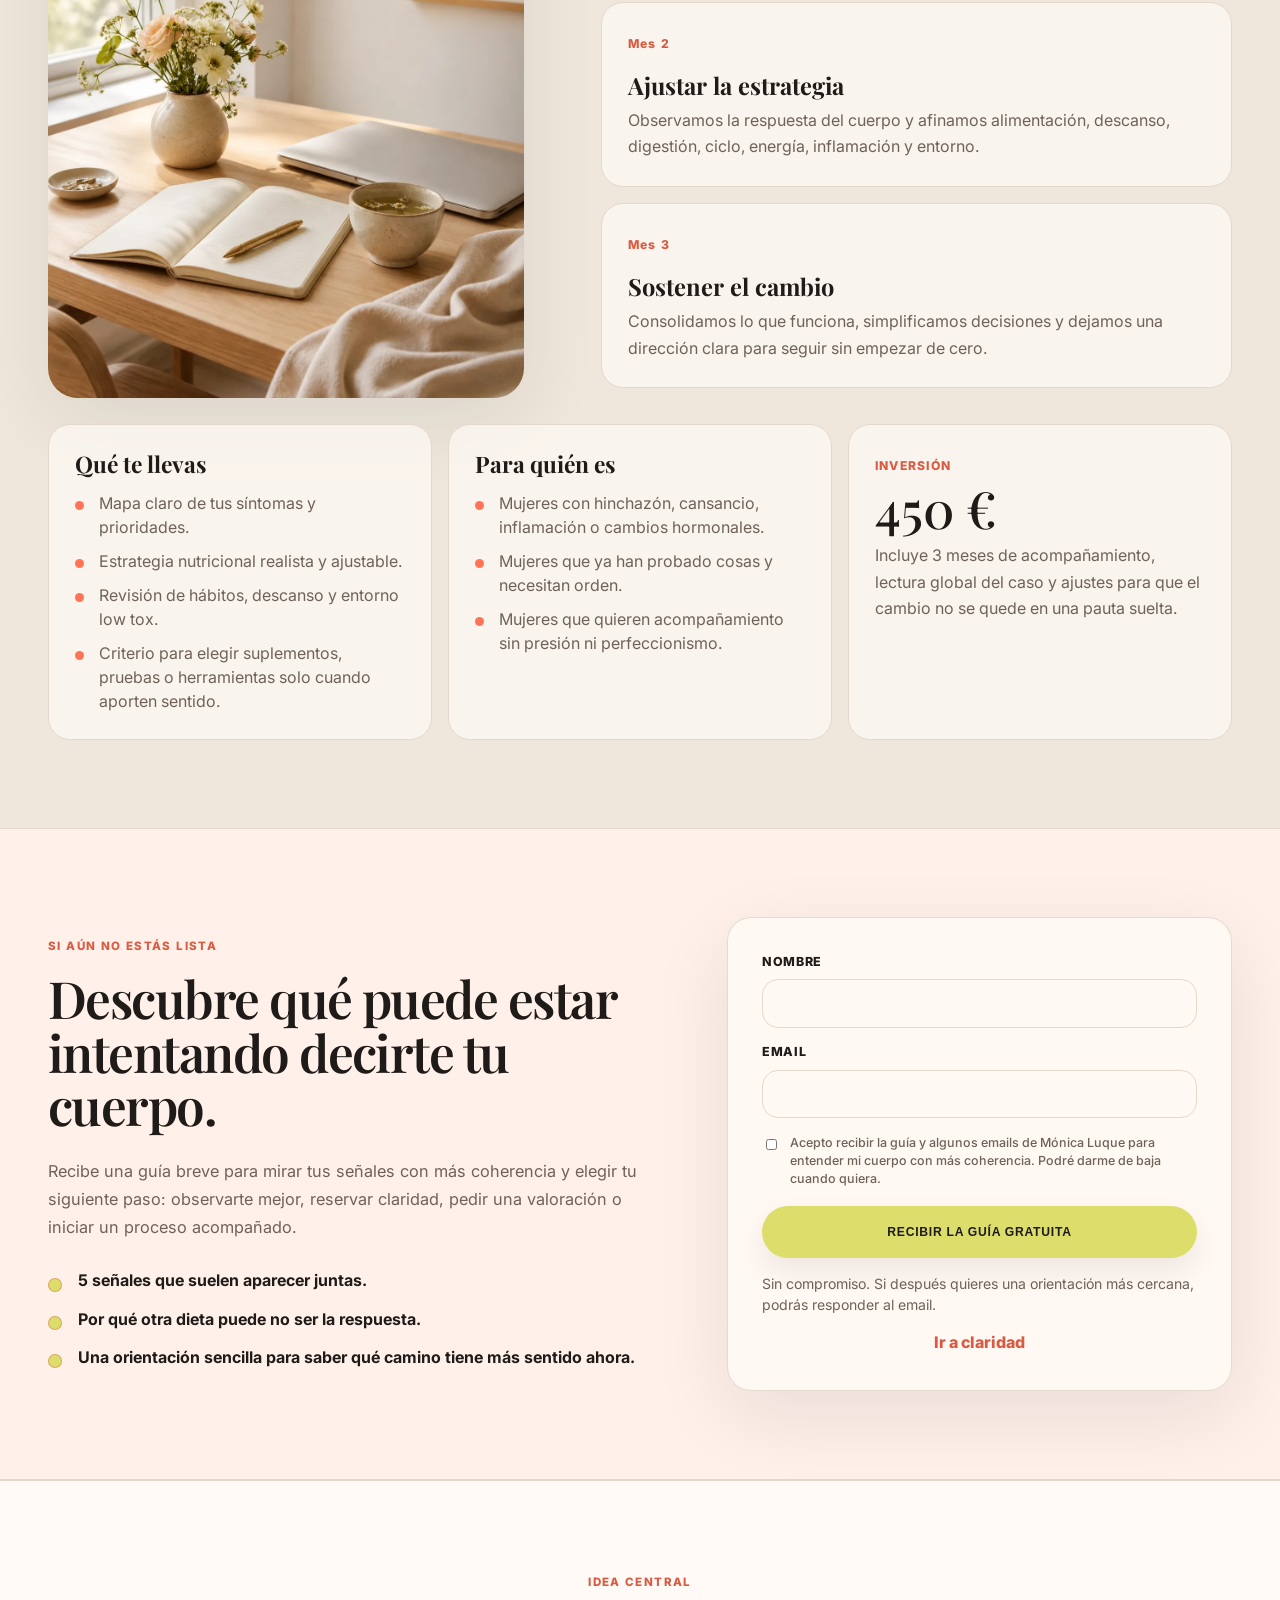
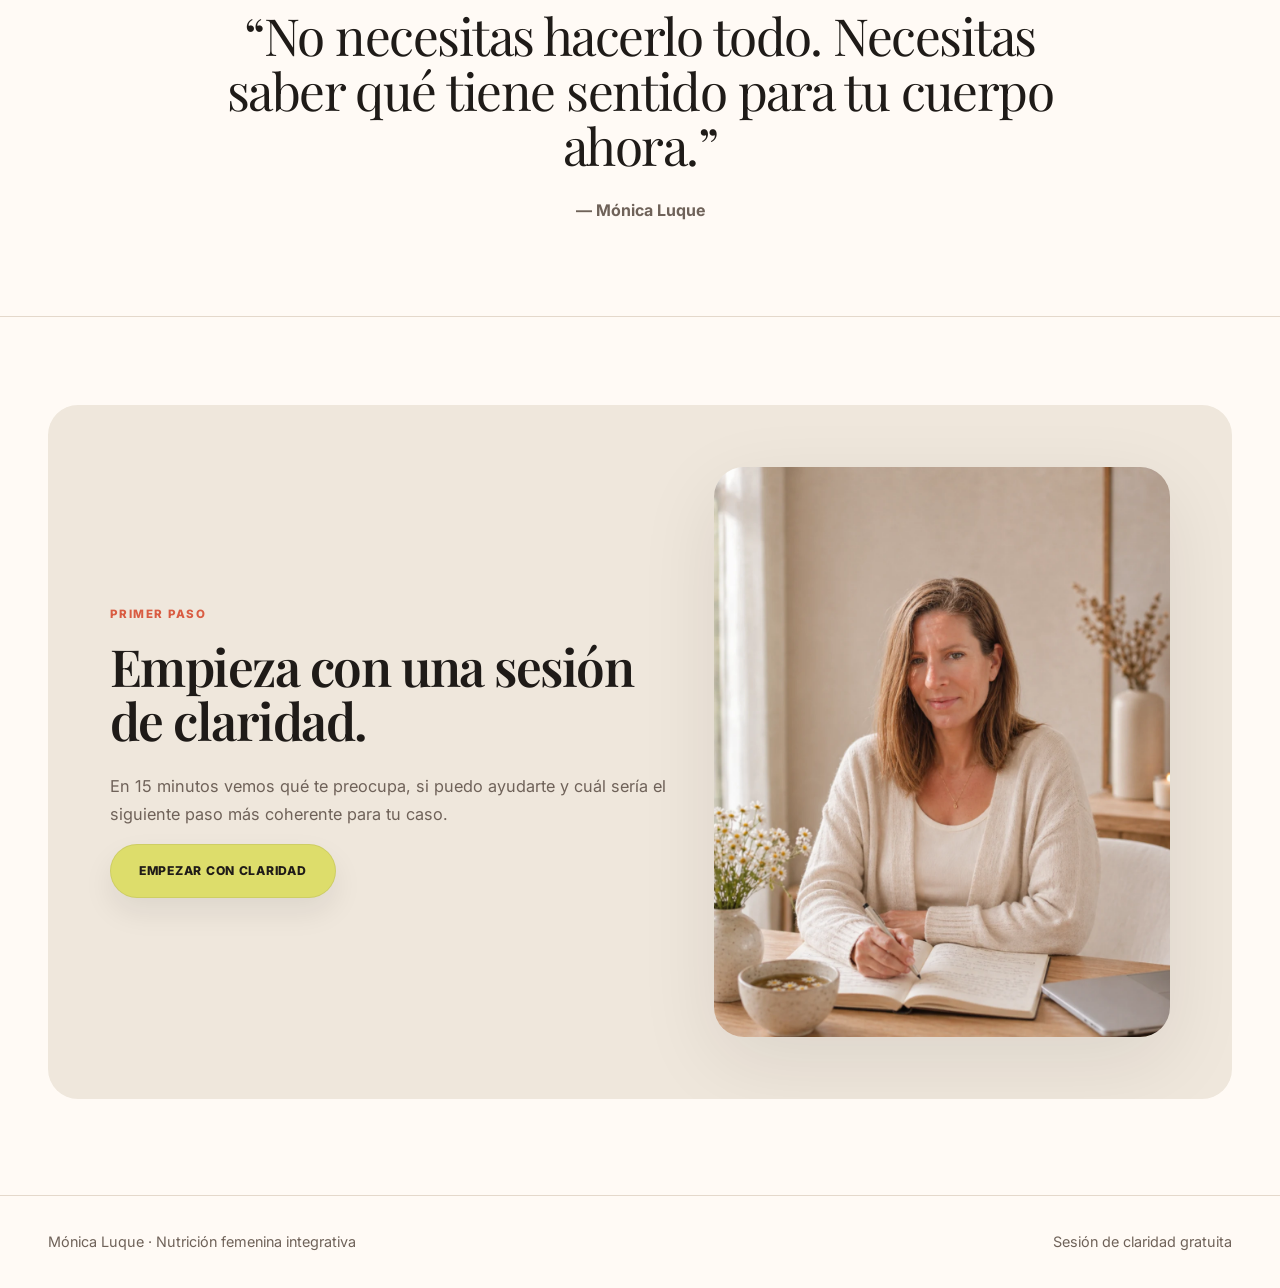
<file: pruebas-raiz/index.html>
<!doctype html>
<html lang="es">
  <head>
    <meta charset="utf-8" />
    <meta name="viewport" content="width=device-width, initial-scale=1" />
    <title>Mónica Luque | Cuerpo en Coherencia · Vida con raíz</title>
    <meta
      name="description"
      content="Nutrición femenina integrativa y enfoque low tox para mujeres que sienten que su cuerpo ha cambiado y no quieren sostener otra exigencia más."
    />
    <link rel="preconnect" href="https://fonts.googleapis.com" />
    <link rel="preconnect" href="https://fonts.gstatic.com" crossorigin />
    <link
      href="https://fonts.googleapis.com/css2?family=Inter:wght@400;500;600;700;800&family=Playfair+Display:ital,wght@0,500;0,600;1,500&display=swap"
      rel="stylesheet"
    />
    <link rel="stylesheet" href="./site.css?v=20260507-area-personal-hard" />
  </head>
  <body>
    <header class="header">
      <div class="container header-inner">
        <a class="brand" href="#inicio" aria-label="Mónica Luque">
          <strong>Mónica Luque</strong>
          <span>Nutrición femenina integrativa</span>
        </a>

        <nav class="nav" aria-label="Navegación principal">
          <a href="#sintomas">Síntomas</a>
          <a href="#ruta">Ruta</a>
          <a href="#programa">Programa</a>
          <a href="#empezar">Empezar</a>
        </nav>

        <div class="header-actions">
          <a class="btn-secondary btn-area" href="https://app.soymonicaluque.com">Área personal</a>
        </div>
      </div>
    </header>

    <main id="inicio">
      <section class="container hero">
        <div class="hero-copy">
          <p class="eyebrow hero-eyebrow">Nutrición femenina integrativa</p>
          <h1 class="hero-title">
            Tu cuerpo no va contra ti.<br />
            <span class="italic-accent">Está pidiendo coherencia.</span>
          </h1>
          <p class="hero-lead">
            Para mujeres con digestión pesada, inflamación, cansancio o desajustes hormonales que quieren entender qué les pasa sin empezar otra dieta ni cargar con otra exigencia más.
          </p>
          <div class="hero-actions">
            <a class="btn-primary" href="./sesion-claridad/">Reservar sesión gratuita</a>
            <a class="btn-secondary hero-link" href="#como-trabajo">Ver cómo trabajo</a>
          </div>
        </div>

        <figure class="hero-image" aria-label="Mónica Luque en un entorno cálido y natural">
          <img
            src="./assets/images/monica-hero-13.png"
            alt="Mónica Luque en un entorno cálido de nutrición y autocuidado"
            fetchpriority="high"
          />
        </figure>
      </section>

      <section class="symptoms-band fade-in" id="sintomas">
        <div class="container symptoms-layout">
          <div class="symptoms-heading">
            <p class="eyebrow">Cuando el cuerpo cambia</p>
            <h2 class="section-title">No son señales aisladas.</h2>
          </div>
          <div class="symptom-list" aria-label="Síntomas habituales">
            <span>Hinchazón</span>
            <span>Cansancio</span>
            <span>Digestión lenta</span>
            <span>Ciclo irregular</span>
            <span>Sueño alterado</span>
            <span>Inflamación</span>
          </div>
          <p class="body-text symptoms-context">
            Eso que notas no significa que tu cuerpo vaya contra ti. Muchas veces es la forma que tiene de pedir seguridad, coherencia y una mirada más completa.
          </p>
        </div>
      </section>

      <section class="service-band fade-in" id="metodo">
        <div class="container approach-layout">
          <div class="approach-copy">
            <div class="approach-intro">
              <p class="eyebrow">No necesitas otra dieta</p>
              <h2 class="section-title">Necesitas una forma de cuidarte que no te exija más.</h2>
            </div>
            <div class="features-grid compact">
              <article class="feature">
                <svg class="feature-icon" viewBox="0 0 48 48" fill="none" aria-hidden="true"><path d="M12 24h24M24 12v24" stroke="currentColor" stroke-width="1.6" stroke-linecap="round"/><circle cx="24" cy="24" r="17" stroke="currentColor" stroke-width="1.6"/></svg>
                <div>
                  <h3>Primero entendemos</h3>
                  <p>Leemos tu caso como un mapa completo: cuerpo, hábitos, energía, emoción y entorno.</p>
                </div>
              </article>
              <article class="feature">
                <svg class="feature-icon" viewBox="0 0 48 48" fill="none" aria-hidden="true"><path d="M13 18h22M13 30h22M18 13v22M30 13v22" stroke="currentColor" stroke-width="1.6" stroke-linecap="round"/></svg>
                <div>
                  <h3>Después ordenamos</h3>
                  <p>Priorizamos menos cosas, pero con más sentido. Lo que puedas sostener en tu vida real.</p>
                </div>
              </article>
              <article class="feature">
                <svg class="feature-icon" viewBox="0 0 48 48" fill="none" aria-hidden="true"><path d="M13 33c12 0 18-6 22-18M16 16c9 0 16 7 16 16" stroke="currentColor" stroke-width="1.6" stroke-linecap="round"/><circle cx="24" cy="24" r="18" stroke="currentColor" stroke-width="1.6"/></svg>
                <div>
                  <h3>Luego sostenemos</h3>
                  <p>Ajustamos el proceso para que no dependa de hacerlo perfecto ni de tener una vida ideal.</p>
                </div>
              </article>
            </div>
          </div>
          <figure class="approach-image">
            <img
              src="./assets/images/metodo-lowtox-90.webp"
              alt="Mesa luminosa con alimentos, libreta, flores e infusión"
              loading="lazy"
            />
          </figure>
        </div>
      </section>

      <section class="container value-section fade-in" id="valor">
        <div class="value-head">
          <p class="eyebrow">Esto puede ayudarte si</p>
          <h2 class="section-title">Has probado cosas, pero sigues sin entender qué necesita tu cuerpo.</h2>
          <p class="body-text">
            El valor del proceso no está en darte más información, sino en convertir tus señales en una hoja de ruta clara, realista y acompañada.
          </p>
        </div>
        <div class="value-grid" aria-label="Situaciones habituales que trabaja el proceso">
          <article>
            <span>01</span>
            <h3>Te ahorra vueltas</h3>
            <p>Dejas de saltar entre consejos, dietas, suplementos o rutinas sin saber qué prioridad atender primero.</p>
          </article>
          <article>
            <span>02</span>
            <h3>Reduce ansiedad</h3>
            <p>Ordenamos síntomas y contexto para que lo que sientes deje de parecer un conjunto de señales sueltas.</p>
          </article>
          <article>
            <span>03</span>
            <h3>Te da dirección</h3>
            <p>Sales con un camino concreto para trabajar digestión, inflamación, energía, ciclo, descanso y hábitos.</p>
          </article>
          <article>
            <span>04</span>
            <h3>Baja la exigencia</h3>
            <p>Priorizamos pocos cambios con sentido para que puedas sostenerlos en tu vida real.</p>
          </article>
          <article>
            <span>05</span>
            <h3>Afina decisiones</h3>
            <p>Revisamos cuándo tiene sentido usar herramientas low tox, suplementación o biomarcadores, y cuándo no.</p>
          </article>
          <article>
            <span>06</span>
            <h3>Devuelve confianza</h3>
            <p>El objetivo es que vuelvas a entender tu cuerpo sin sentir que tienes que controlarlo todo.</p>
          </article>
        </div>
      </section>

      <section class="container intro-flow fade-in" id="como-trabajo">
        <div class="about-image">
          <img
            src="./assets/images/monica-como-trabajo-21.webp"
            alt="Mónica Luque en un momento sereno de autocuidado integrativo"
            loading="lazy"
          />
        </div>
        <div class="intro-copy">
          <p class="eyebrow">Cómo trabajo</p>
          <h2 class="section-title">Nutrición integrativa y enfoque low tox para volver a habitar tu cuerpo.</h2>
          <p class="body-text">
            Trabajo el cuerpo como un todo: nutrición, entorno, señales internas y herramientas naturales elegidas con criterio. No se trata de hacerlo todo, sino de saber qué puede ayudarte de verdad en este momento.
          </p>
          <p class="body-text">
            Vengo de conocer un cuerpo inflamado, cansado y difícil de habitar. Por eso mi acompañamiento busca quitar ruido, ordenar prioridades y construir una forma de cuidarte que puedas sostener.
          </p>
          <a class="text-link" href="./sesion-claridad/">Empezar a ordenar mi caso</a>
        </div>
      </section>

      <section class="tools-section fade-in" id="herramientas">
        <div class="container tools-layout">
          <div class="tools-copy">
            <p class="eyebrow">Herramientas integrativas y low tox</p>
            <h2 class="section-title">A veces no se trata de comprar más cosas, sino de elegir mejor.</h2>
            <p class="body-text">
              En mi enfoque pueden aparecer recursos como cosmética fresca, aceites esenciales, suplementación o medición de biomarcadores, siempre con criterio y según el momento de cada mujer.
            </p>
            <p class="body-text">
              No son el centro del proceso ni sustituyen una estrategia. Son herramientas que pueden acompañar cuando tienen sentido, dentro de una mirada más completa del cuerpo, el entorno y la vida real.
            </p>
            <a class="text-link subtle-link" href="mailto:info@soymonicaluque.com?subject=Herramientas%20low%20tox">Quiero conocer herramientas low tox</a>
          </div>

          <div class="tools-visual">
            <figure class="tools-image">
              <img
                src="./assets/images/herramientas-low-tox-horizontal.png"
                alt="Rituales low tox con aceites esenciales, cosmética fresca, infusión y autocuidado"
                loading="lazy"
              />
            </figure>
            <div class="tools-grid" aria-label="Herramientas que pueden acompañar el proceso">
              <article>
                <span>01</span>
                <h3>Cosmética fresca</h3>
                <p>Cuidado corporal y facial más coherente con una vida low tox.</p>
              </article>
              <article>
                <span>02</span>
                <h3>Aceites esenciales</h3>
                <p>Rituales sencillos de apoyo al descanso, calma y autocuidado.</p>
              </article>
              <article>
                <span>03</span>
                <h3>Suplementación</h3>
                <p>Solo cuando aporta sentido a la estrategia, no como acumulación.</p>
              </article>
              <article>
                <span>04</span>
                <h3>Biomarcadores</h3>
                <p>Datos que pueden ayudar a mirar el caso con más precisión.</p>
              </article>
            </div>
          </div>
        </div>
      </section>

      <section class="container route fade-in" id="ruta">
        <div class="route-head">
          <p class="eyebrow">Elige tu siguiente paso</p>
          <h2 class="section-title">No tienes que decidirlo todo hoy.</h2>
          <p class="body-text">
            Puedes empezar con una conversación breve, revisar tu caso con más profundidad o pedir información del proceso completo. Si no encaja, también te lo diré con honestidad.
          </p>
        </div>

        <div class="route-grid">
          <article class="route-card primary-step">
            <span>01</span>
            <h3>No sé por dónde empezar</h3>
            <strong>15 min · gratuita</strong>
            <p>Una sesión breve para ordenar tu punto de partida y ver cuál sería el siguiente paso más coherente.</p>
            <a class="mini-cta" href="./sesion-claridad/">Reservarla ahora</a>
          </article>
          <article class="route-card">
            <span>02</span>
            <h3>Quiero revisar mi caso</h3>
            <strong>60 min · 70 €</strong>
            <p>Un espacio para mirar síntomas, hábitos, prioridades y dudas antes de decidir si necesitas un proceso.</p>
            <a class="mini-cta" href="mailto:info@soymonicaluque.com?subject=Valoraci%C3%B3n%20integrativa">Solicitar valoración</a>
          </article>
          <article class="route-card program-step">
            <span>03</span>
            <h3>Necesito un proceso</h3>
            <strong>Proceso completo · 450 €</strong>
            <p>El acompañamiento de 3 meses para ordenar, ajustar y sostener una estrategia integrativa en tu vida real.</p>
            <a class="mini-cta" href="mailto:info@soymonicaluque.com?subject=Programa%20Cuerpo%20en%20Coherencia">Pedir información del programa</a>
          </article>
        </div>
        <div class="route-note">
          <strong>Antes de avanzar:</strong>
          <p>Esto puede ser para ti si buscas entender tu cuerpo con profundidad y hacer cambios sostenibles, no perfectos. No es para ti si buscas una dieta rápida, una lista cerrada de productos o una solución sin revisar contexto, descanso, hábitos y señales del cuerpo.</p>
        </div>
      </section>

      <section class="program-section fade-in" id="programa">
        <div class="container program-layout">
          <div class="program-copy">
            <p class="eyebrow">Servicio principal</p>
            <h2 class="section-title">Programa Cuerpo en Coherencia · 3 meses</h2>
            <p class="body-text">
              Un proceso para entender qué está sosteniendo tus síntomas, ordenar prioridades y construir una forma de cuidarte que puedas mantener sin vivir a dieta ni depender de hacerlo perfecto.
            </p>
            <p class="body-text">
              Es la mejor elección si quieres dejar de probar cosas sueltas y necesitas una estrategia integrativa para trabajar digestión, inflamación, alimentación, hábitos, etapa vital, descanso, entorno low tox y señales del cuerpo.
            </p>
          </div>

          <div class="program-showcase">
            <figure class="program-visual">
              <img
                src="./assets/images/servicio-principal-89.webp"
                alt="Mesa luminosa con libreta abierta, flores, ordenador y una taza"
                loading="lazy"
              />
            </figure>
          </div>

          <div class="program-detail">
            <div class="program-cards">
              <article>
                <span>Mes 1</span>
                <h3>Entender y ordenar</h3>
                <p>Lectura global del caso, objetivos, síntomas, historia, hábitos, analíticas disponibles y primeras bases nutricionales.</p>
              </article>
              <article>
                <span>Mes 2</span>
                <h3>Ajustar la estrategia</h3>
                <p>Observamos la respuesta del cuerpo y afinamos alimentación, descanso, digestión, ciclo, energía, inflamación y entorno.</p>
              </article>
              <article>
                <span>Mes 3</span>
                <h3>Sostener el cambio</h3>
                <p>Consolidamos lo que funciona, simplificamos decisiones y dejamos una dirección clara para seguir sin empezar de cero.</p>
              </article>
            </div>
          </div>

          <div class="program-bottom">
            <div class="program-includes" aria-label="Qué incluye el programa">
              <article>
                <h3>Qué te llevas</h3>
                <ul>
                  <li>Mapa claro de tus síntomas y prioridades.</li>
                  <li>Estrategia nutricional realista y ajustable.</li>
                  <li>Revisión de hábitos, descanso y entorno low tox.</li>
                  <li>Criterio para elegir suplementos, pruebas o herramientas solo cuando aporten sentido.</li>
                </ul>
              </article>
              <article>
                <h3>Para quién es</h3>
                <ul>
                  <li>Mujeres con hinchazón, cansancio, inflamación o cambios hormonales.</li>
                  <li>Mujeres que ya han probado cosas y necesitan orden.</li>
                  <li>Mujeres que quieren acompañamiento sin presión ni perfeccionismo.</li>
                </ul>
              </article>
            </div>
            <div class="program-price">
              <span>Inversión</span>
              <strong>450 €</strong>
              <p>Incluye 3 meses de acompañamiento, lectura global del caso y ajustes para que el cambio no se quede en una pauta suelta.</p>
            </div>
          </div>
        </div>
      </section>

      <section class="lead-magnet fade-in" id="guia">
        <div class="container lead-magnet-box">
          <div class="lead-magnet-copy">
            <p class="eyebrow">Si aún no estás lista</p>
            <h2 class="section-title">Descubre qué puede estar intentando decirte tu cuerpo.</h2>
            <p class="body-text">
              Recibe una guía breve para mirar tus señales con más coherencia y elegir tu siguiente paso: observarte mejor, reservar claridad, pedir una valoración o iniciar un proceso acompañado.
            </p>
            <ul class="lead-points" aria-label="Qué incluye la guía">
              <li>5 señales que suelen aparecer juntas.</li>
              <li>Por qué otra dieta puede no ser la respuesta.</li>
              <li>Una orientación sencilla para saber qué camino tiene más sentido ahora.</li>
            </ul>
          </div>

          <form class="lead-form" id="guideForm" action="https://app.soymonicaluque.com/api/public/clarity-leads" method="POST">
            <input type="hidden" name="tipo_solicitud" value="Guía gratuita · Qué está pidiendo mi cuerpo" />
            <input type="hidden" name="origen" value="Web pruebas-raiz · bloque recurso gratuito" />
            <label>
              Nombre
              <input name="nombre" type="text" autocomplete="given-name" required />
            </label>
            <label>
              Email
              <input name="email" type="email" autocomplete="email" required />
            </label>
            <label class="form-consent">
              <input type="checkbox" name="consentimiento_contacto" value="Acepto recibir la guía y comunicaciones de Mónica Luque" required />
              Acepto recibir la guía y algunos emails de Mónica Luque para entender mi cuerpo con más coherencia. Podré darme de baja cuando quiera.
            </label>
            <button class="btn-primary" type="submit">Recibir la guía gratuita</button>
            <p class="form-note" id="guideMessage">Sin compromiso. Si después quieres una orientación más cercana, podrás responder al email.</p>
            <a class="mini-cta" href="./sesion-claridad/">Ir a claridad</a>
          </form>
        </div>
      </section>

      <section class="testimonial fade-in">
        <div class="container">
          <p class="eyebrow">Idea central</p>
          <blockquote class="quote">
            “No necesitas hacerlo todo. Necesitas saber qué tiene sentido para tu cuerpo ahora.”
          </blockquote>
          <cite>— Mónica Luque</cite>
        </div>
      </section>

      <section class="container cta fade-in" id="empezar">
        <div class="cta-box">
          <div class="cta-copy">
            <p class="eyebrow">Primer paso</p>
            <h2 class="section-title">Empieza con una sesión de claridad.</h2>
            <p class="body-text">
              En 15 minutos vemos qué te preocupa, si puedo ayudarte y cuál sería el siguiente paso más coherente para tu caso.
            </p>
            <a class="btn-primary" href="./sesion-claridad/">Empezar con claridad</a>
          </div>
          <div class="cta-image">
            <img
              src="./assets/images/monica-sobre-mi.webp"
              alt="Mónica Luque preparando una sesión de claridad en un espacio sereno"
              loading="lazy"
            />
          </div>
        </div>
      </section>
    </main>

    <footer class="footer">
      <div class="container footer-inner">
        <span>Mónica Luque · Nutrición femenina integrativa</span>
        <a href="./sesion-claridad/">Sesión de claridad gratuita</a>
      </div>
    </footer>

    <script>
      const fadeItems = document.querySelectorAll(".fade-in");

      const observer = new IntersectionObserver(
        (entries) => {
          entries.forEach((entry) => {
            if (entry.isIntersecting) {
              entry.target.classList.add("visible");
              observer.unobserve(entry.target);
            }
          });
        },
        { threshold: 0.16 }
      );

      fadeItems.forEach((item) => observer.observe(item));

      const guideForm = document.querySelector("#guideForm");
      const guideMessage = document.querySelector("#guideMessage");

      if (guideForm) {
        guideForm.addEventListener("submit", async (event) => {
          event.preventDefault();
          const button = guideForm.querySelector("button");
          button.disabled = true;
          guideMessage.textContent = "Enviando tus datos...";

          try {
            const response = await fetch(guideForm.action, {
              method: "POST",
              headers: { "Content-Type": "application/json" },
              body: JSON.stringify(Object.fromEntries(new FormData(guideForm)))
            });

            if (!response.ok) throw new Error("No se ha podido enviar ahora mismo.");

            guideForm.reset();
            guideMessage.textContent = "Listo. He recibido tus datos para enviarte la guía.";
          } catch (error) {
            guideMessage.textContent = "No se ha podido enviar. Puedes escribirme o probar de nuevo en unos minutos.";
          } finally {
            button.disabled = false;
          }
        });
      }
    </script>
  </body>
</html>
</file>
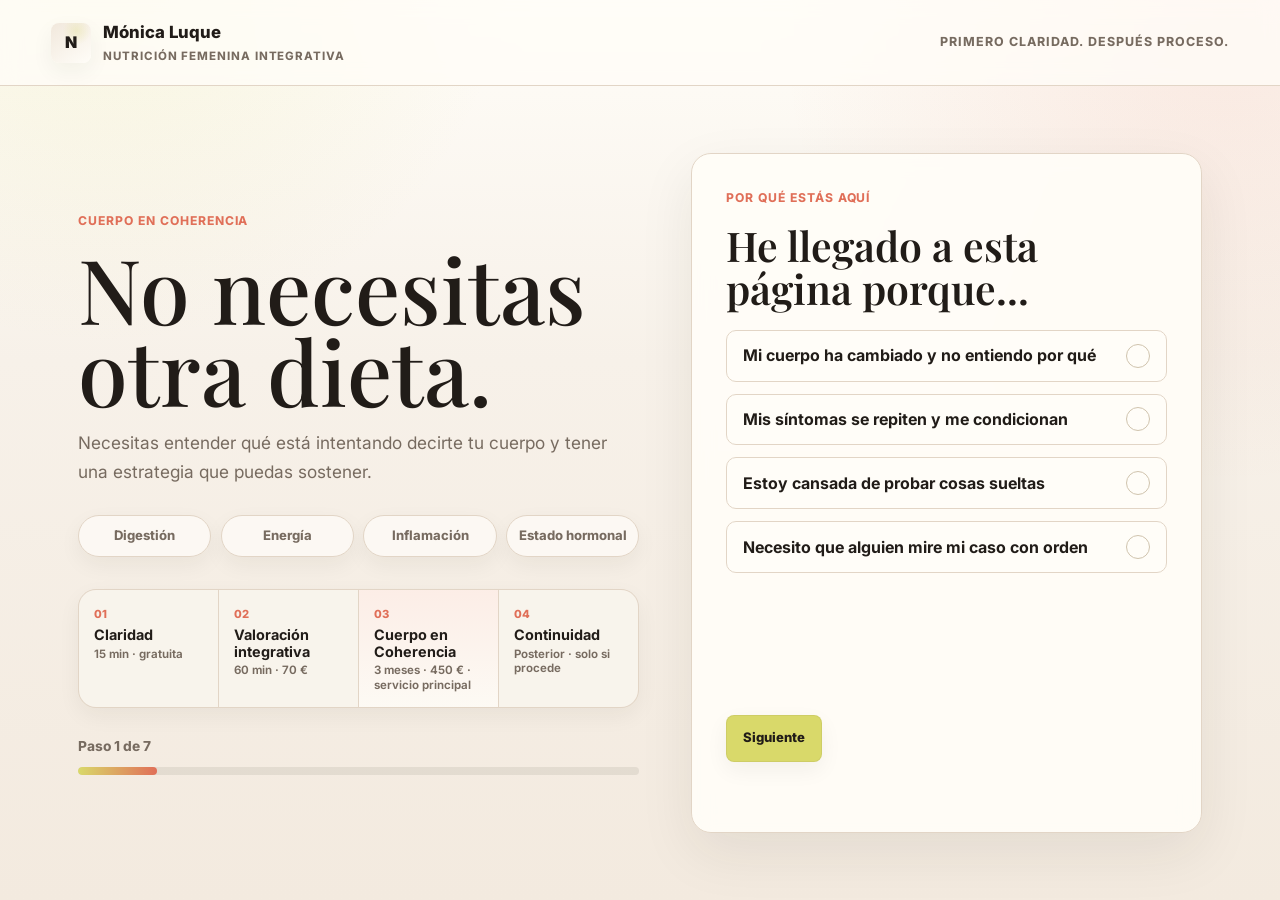
<file: sesion-claridad/index.html>
<!doctype html>
<html lang="es">
  <head>
    <meta charset="utf-8" />
    <meta name="viewport" content="width=device-width, initial-scale=1" />
    <title>Sesión de claridad · Método MÖN | Mónica Luque</title>
    <meta
      name="description"
      content="Sesión de claridad gratuita para mujeres que quieren entender sus síntomas y valorar si necesitan una valoración integrativa o el Programa Cuerpo en Coherencia de 3 meses."
    />
    <link rel="preconnect" href="https://fonts.googleapis.com" />
    <link rel="preconnect" href="https://fonts.gstatic.com" crossorigin />
    <link
      href="https://fonts.googleapis.com/css2?family=Inter:wght@400;500;600;700;800&family=Playfair+Display:ital,wght@0,500;0,600;1,500&display=swap"
      rel="stylesheet"
    />
    <link rel="stylesheet" href="./styles.css" />
  </head>
  <body class="journey-page">
    <header class="topbar">
      <a class="brand" href="../index.html" aria-label="Mónica Luque">
        <span class="mark" aria-hidden="true">N</span>
        <span class="brand-copy"><strong>Mónica Luque</strong><small>Nutrición femenina integrativa</small></span>
      </a>
      <p>Primero claridad. Después proceso.</p>
    </header>

    <main class="screen">
      <section class="copy" aria-labelledby="title">
        <p class="eyebrow" id="eyebrow">Cuerpo en coherencia</p>
        <h1 id="title">No necesitas otra dieta.</h1>
        <p id="body">
          Necesitas entender qué está intentando decirte tu cuerpo y tener una estrategia que puedas sostener.
        </p>

        <div class="proof" aria-label="Áreas que se revisan">
          <span>Digestión</span>
          <span>Energía</span>
          <span>Inflamación</span>
          <span>Estado hormonal</span>
        </div>

        <ol class="pathway" aria-label="Ruta de trabajo">
          <li><span>01</span><strong>Claridad</strong><em>15 min · gratuita</em></li>
          <li><span>02</span><strong>Valoración integrativa</strong><em>60 min · 70 €</em></li>
          <li><span>03</span><strong>Cuerpo en Coherencia</strong><em>3 meses · 450 € · servicio principal</em></li>
          <li><span>04</span><strong>Continuidad</strong><em>Posterior · solo si procede</em></li>
        </ol>

        <div class="progress">
          <span id="progressText">Paso 1 de 7</span>
          <i><b id="progressBar"></b></i>
        </div>
      </section>

      <form id="leadForm" class="card" action="https://app.soymonicaluque.com/api/public/clarity-leads" method="POST">
        <input type="hidden" name="_subject" value="Nueva solicitud de claridad · Método MÖN" />
        <input type="hidden" name="_template" value="table" />
        <input type="hidden" name="_captcha" value="false" />
        <input type="hidden" name="_next" value="https://soymonicaluque.com/sesion-claridad/gracias.html" />
        <input type="hidden" name="servicio_objetivo" value="Programa Cuerpo en Coherencia · 3 meses" />
        <input type="hidden" name="siguiente_paso" value="Sesión de claridad breve para valorar si tiene sentido una valoración integrativa" />
        <input type="hidden" name="valoracion_integrativa" value="70 euros, descontables si entra en el programa de 3 meses" />
        <input type="hidden" name="programa_3_meses" value="Programa Cuerpo en Coherencia de 3 meses, 450 euros" />
        <input type="hidden" name="motivo_llegada" id="motivo_llegada" />
        <input type="hidden" name="intentos_previos" id="intentos_previos" />
        <input type="hidden" name="etapa_vital" id="etapa_vital" />
        <input type="hidden" name="frases_identificacion" id="frases_identificacion" />
        <input type="hidden" name="prioridad_3_meses" id="prioridad_3_meses" />
        <input type="hidden" name="apertura_enfoque" id="apertura_enfoque" />
        <input type="hidden" name="resultado_orientativo" id="resultado_orientativo" />
        <input type="hidden" name="puntuacion_orientativa" id="puntuacion_orientativa" />

        <div class="step active" data-step="1">
          <p>Por qué estás aquí</p>
          <h2>He llegado a esta página porque...</h2>
          <div class="choices single" data-group="motivo_llegada">
            <button type="button" data-score="2">Mi cuerpo ha cambiado y no entiendo por qué</button>
            <button type="button" data-score="2">Mis síntomas se repiten y me condicionan</button>
            <button type="button" data-score="2">Estoy cansada de probar cosas sueltas</button>
            <button type="button" data-score="3">Necesito que alguien mire mi caso con orden</button>
          </div>
        </div>

        <div class="step" data-step="2">
          <p>Lo que ya no funciona</p>
          <h2>Hasta ahora me he encontrado con...</h2>
          <div class="choices multi" data-group="intentos_previos">
            <button type="button" data-score="1">Cambio cosas, pero no las sostengo</button>
            <button type="button" data-score="2">Todo sale normal, pero yo no me siento bien</button>
            <button type="button" data-score="1">La información me confunde más</button>
            <button type="button" data-score="2">Necesito una estrategia, no otra pauta suelta</button>
          </div>
        </div>

        <div class="step" data-step="3">
          <p>Tu etapa actual</p>
          <h2>Ahora mismo me identifico más con...</h2>
          <div class="choices single" data-group="etapa_vital">
            <button type="button" data-score="1">Tengo ciclo, pero noto síntomas o cambios</button>
            <button type="button" data-score="1">Fertilidad, embarazo o posparto</button>
            <button type="button" data-score="2">Perimenopausia o menopausia</button>
            <button type="button" data-score="1">No sé ubicarlo, solo sé que algo cambió</button>
          </div>
        </div>

        <div class="step" data-step="4">
          <p>Señales del cuerpo</p>
          <h2>Marca lo que te suena demasiado familiar.</h2>
          <div class="choices multi" data-group="frases_identificacion">
            <button type="button" data-score="2">Hinchazón o digestión lenta</button>
            <button type="button" data-score="2">Cansancio aunque duerma</button>
            <button type="button" data-score="2">Ciclo, piel o ánimo cambiantes</button>
            <button type="button" data-score="2">Inflamación, dolor o pesadez</button>
            <button type="button" data-score="2">He probado cosas y no se sostienen</button>
          </div>
        </div>

        <div class="step" data-step="5">
          <p>Mirada a 3 meses</p>
          <h2>Si en 3 meses solo pudiera cambiar una cosa, sería...</h2>
          <div class="choices single" data-group="prioridad_3_meses">
            <button type="button" data-score="2">Tener más energía y foco</button>
            <button type="button" data-score="2">Desinflamarme y digerir mejor</button>
            <button type="button" data-score="2">Entender mi etapa hormonal</button>
            <button type="button" data-score="2">Volver a sentir control sin obsesionarme</button>
          </div>
        </div>

        <div class="step" data-step="6">
          <p>Cómo empezar</p>
          <h2>Para dejar de ir a ciegas necesito...</h2>
          <div class="choices multi" data-group="apertura_enfoque">
            <button type="button" data-score="1">Una lectura global de mi caso</button>
            <button type="button" data-score="1">Nutrición integrativa clara y realista</button>
            <button type="button" data-score="1">Revisar hábitos, descanso, estrés o entorno low tox</button>
            <button type="button" data-score="1">Saber si necesito valoración y seguimiento</button>
          </div>
        </div>

        <div class="step" data-step="7">
          <p>Lo que tus respuestas muestran</p>
          <div id="resultado" class="result"></div>
          <div class="contact">
            <h2>Solicita tu sesión breve de claridad.</h2>
            <p>
              Déjame tus datos para recibir tus respuestas, revisar tu punto de partida y contactarte con el siguiente paso más coherente. En la sesión de claridad vemos si puedo ayudarte y si tiene sentido avanzar hacia una valoración integrativa.
            </p>
            <label>Nombre<input name="nombre" type="text" autocomplete="given-name" required /></label>
            <label>Apellidos<input name="apellidos" type="text" autocomplete="family-name" required /></label>
            <label>Fecha de nacimiento<input name="fechaNacimiento" type="date" autocomplete="bday" required /></label>
            <label>Email<input name="email" type="email" autocomplete="email" required /></label>
            <label>WhatsApp o teléfono<input name="telefono" type="tel" autocomplete="tel" /></label>
            <label class="consent">
              <input type="checkbox" name="consentimiento_contacto" value="Acepto que Mónica contacte conmigo" required />
              Acepto que Mónica contacte conmigo para valorar mi solicitud.
            </label>
          </div>
        </div>

        <div class="actions">
          <button type="button" class="ghost" id="prevStep">Anterior</button>
          <button type="button" class="primary" id="nextStep">Siguiente</button>
          <button type="submit" class="primary submit" id="submitLead">Solicitar sesión de claridad</button>
        </div>
        <p class="hint" id="hint"></p>
      </form>
    </main>
    <script src="./script.js"></script>
  </body>
</html>
</file>
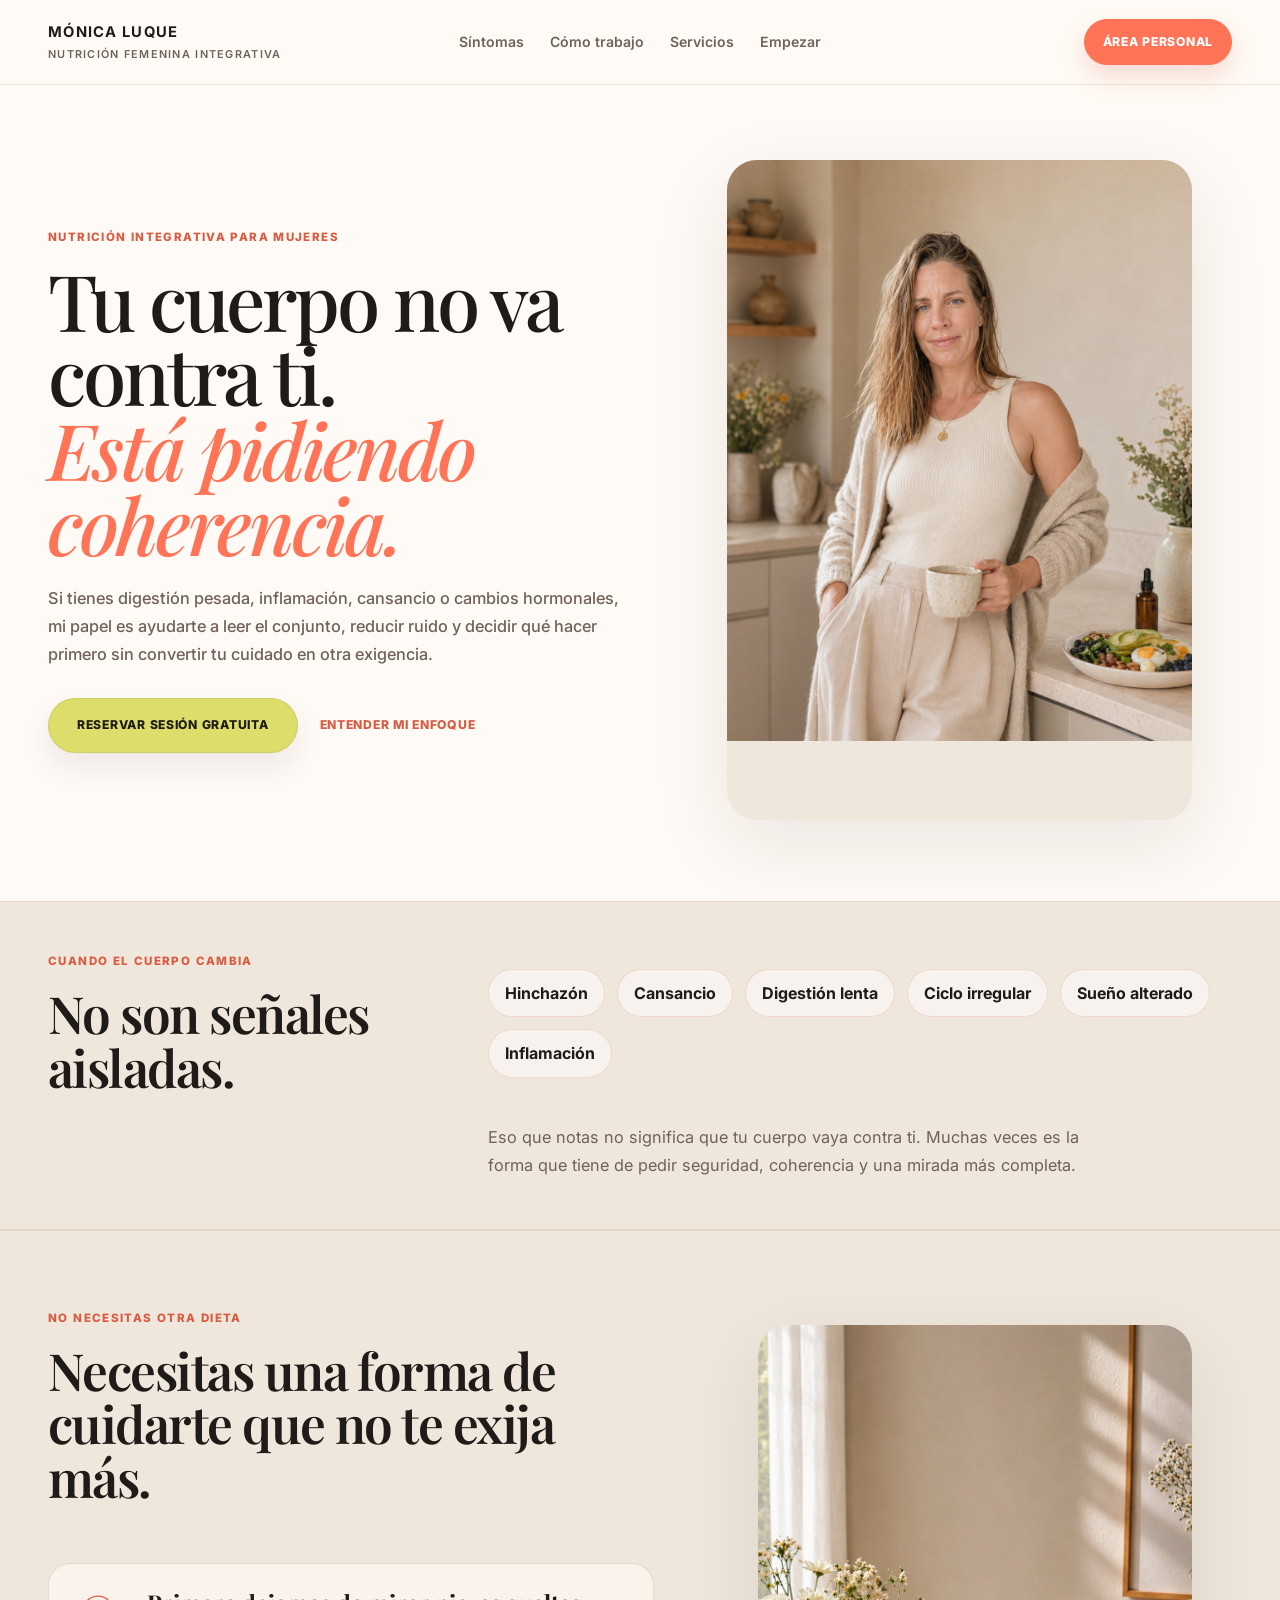
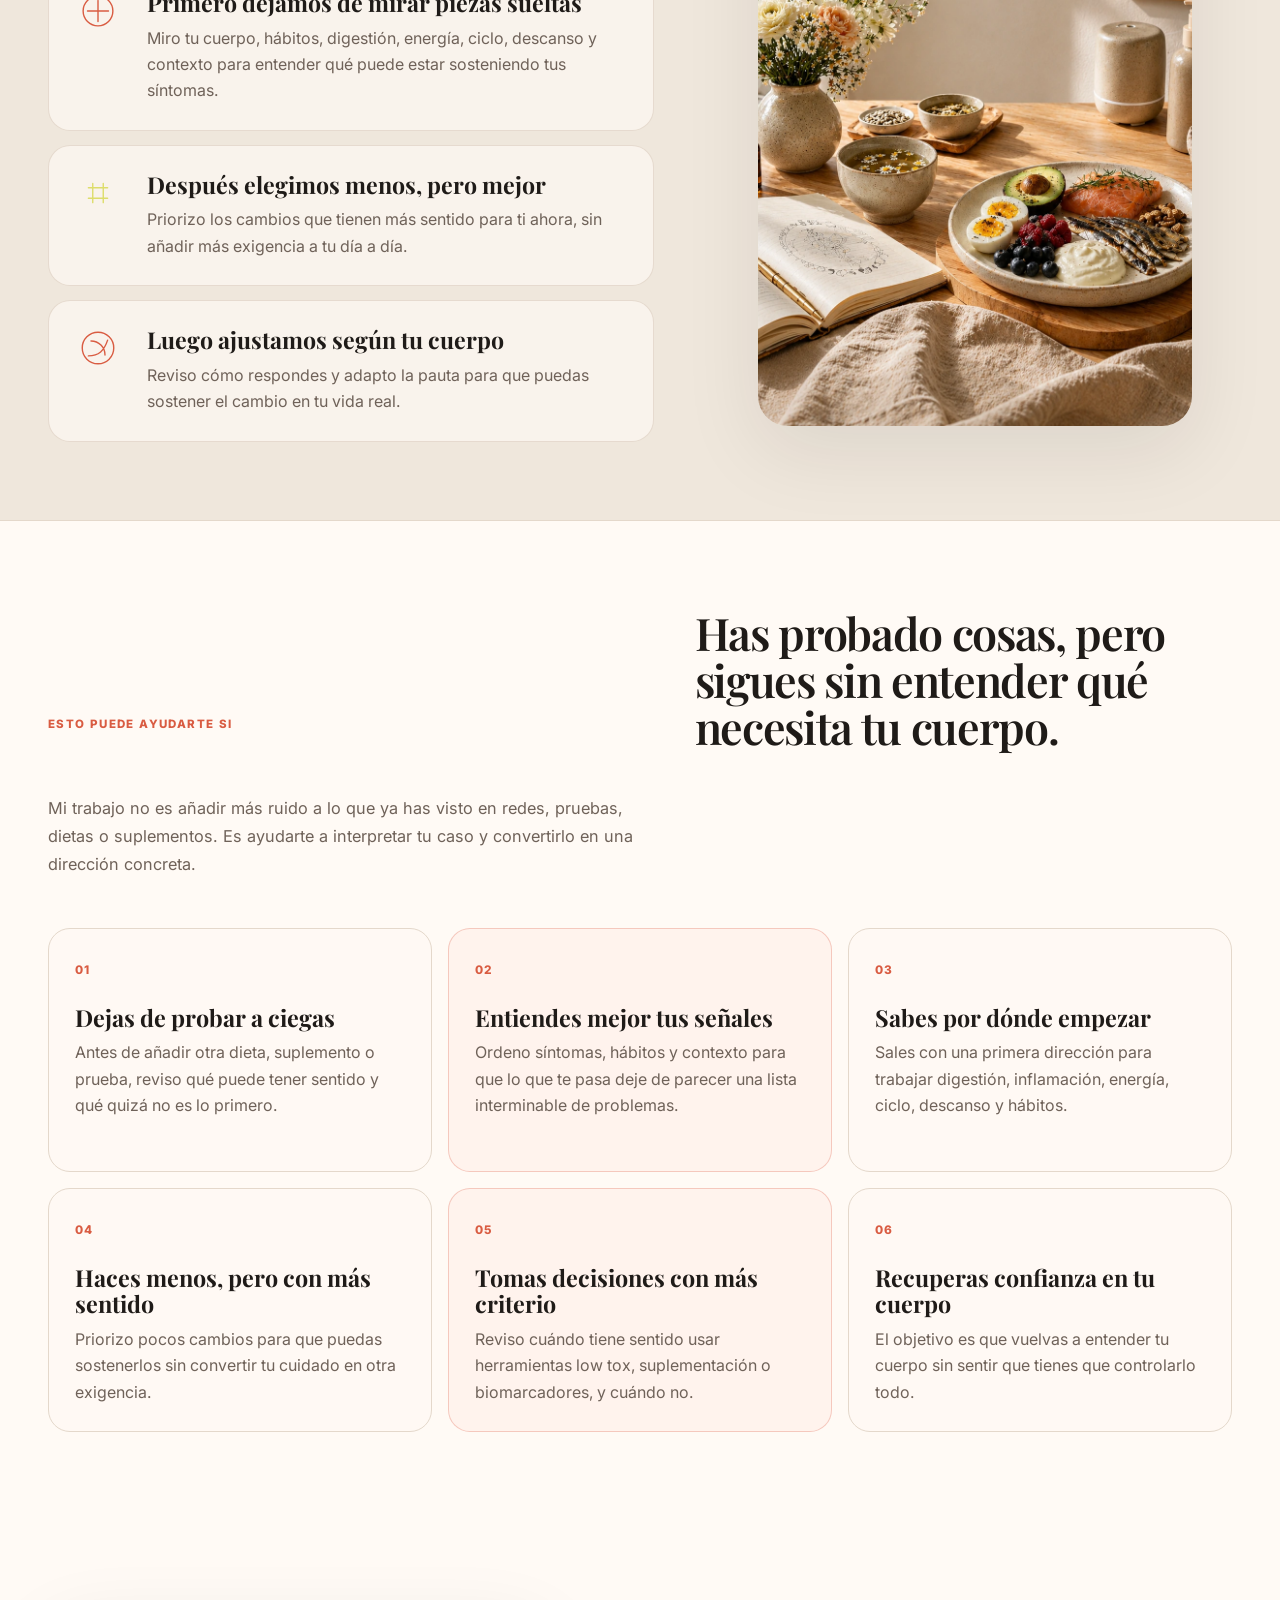
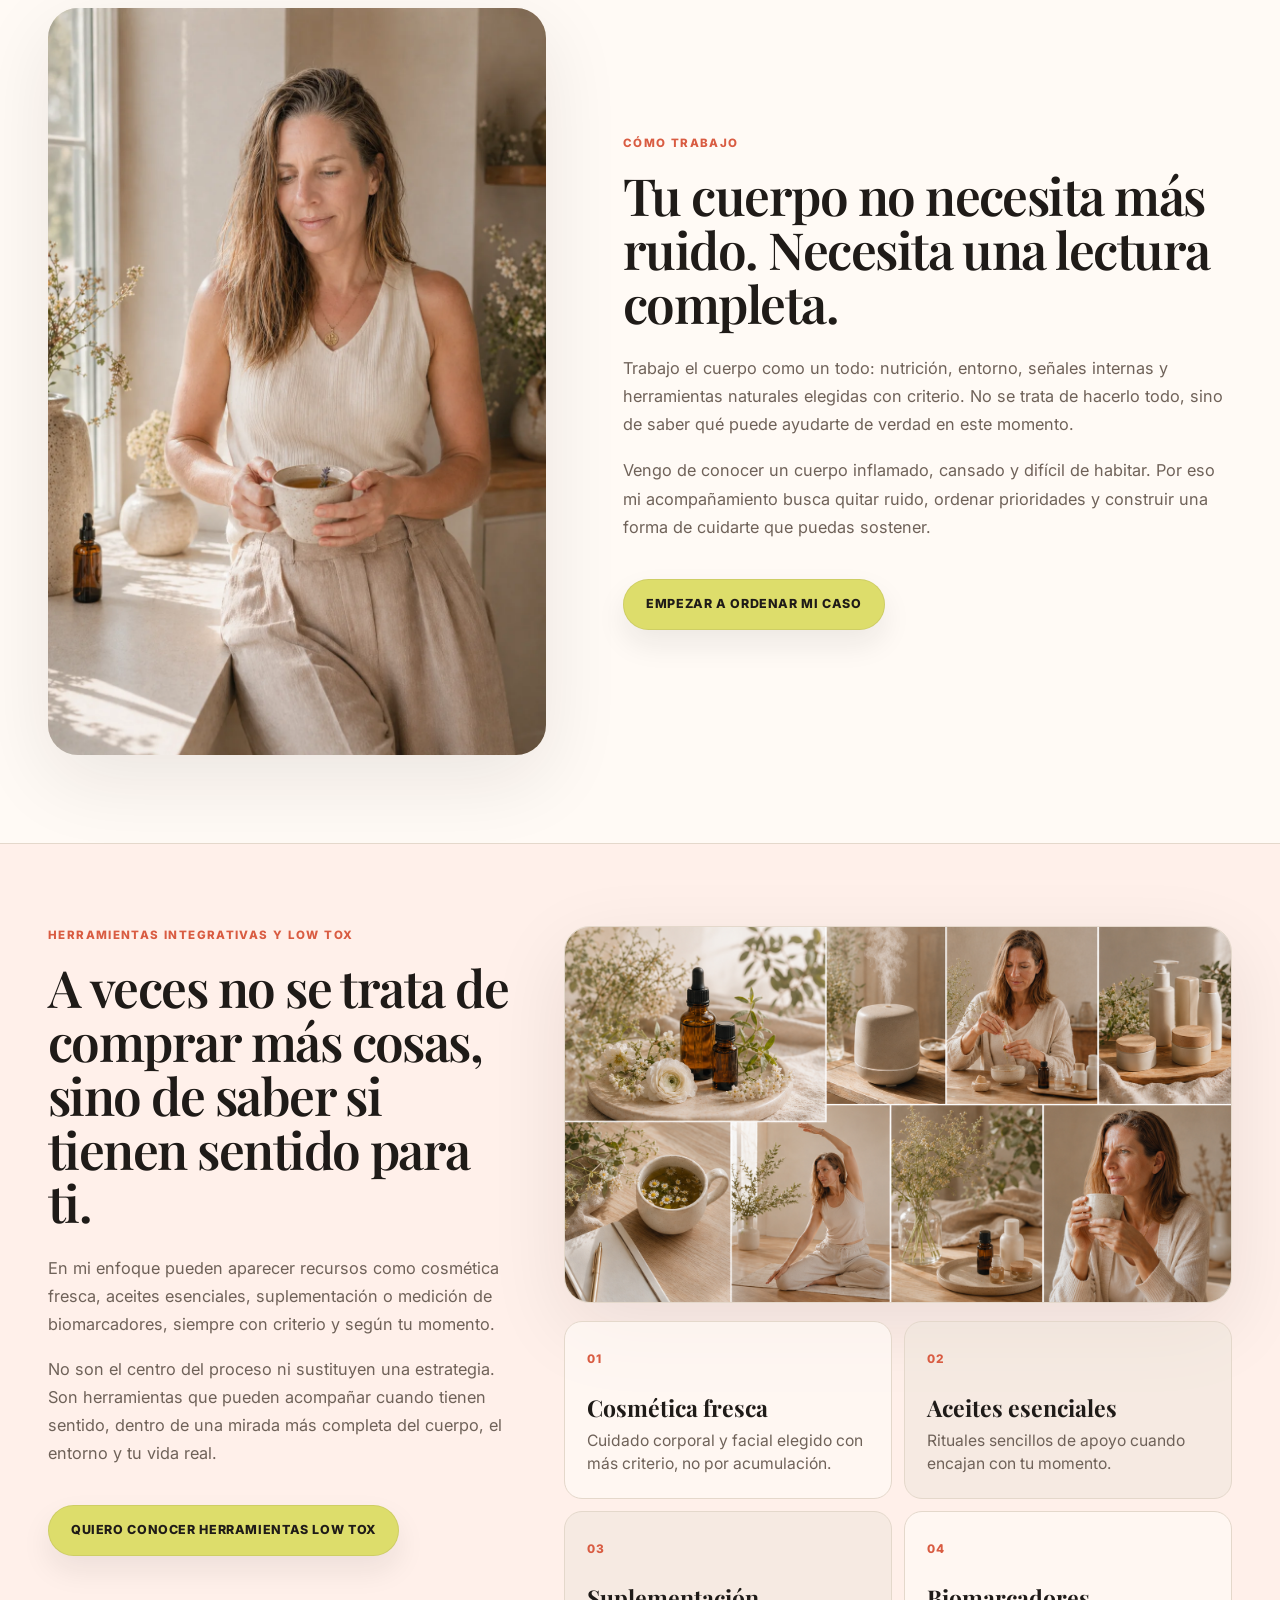
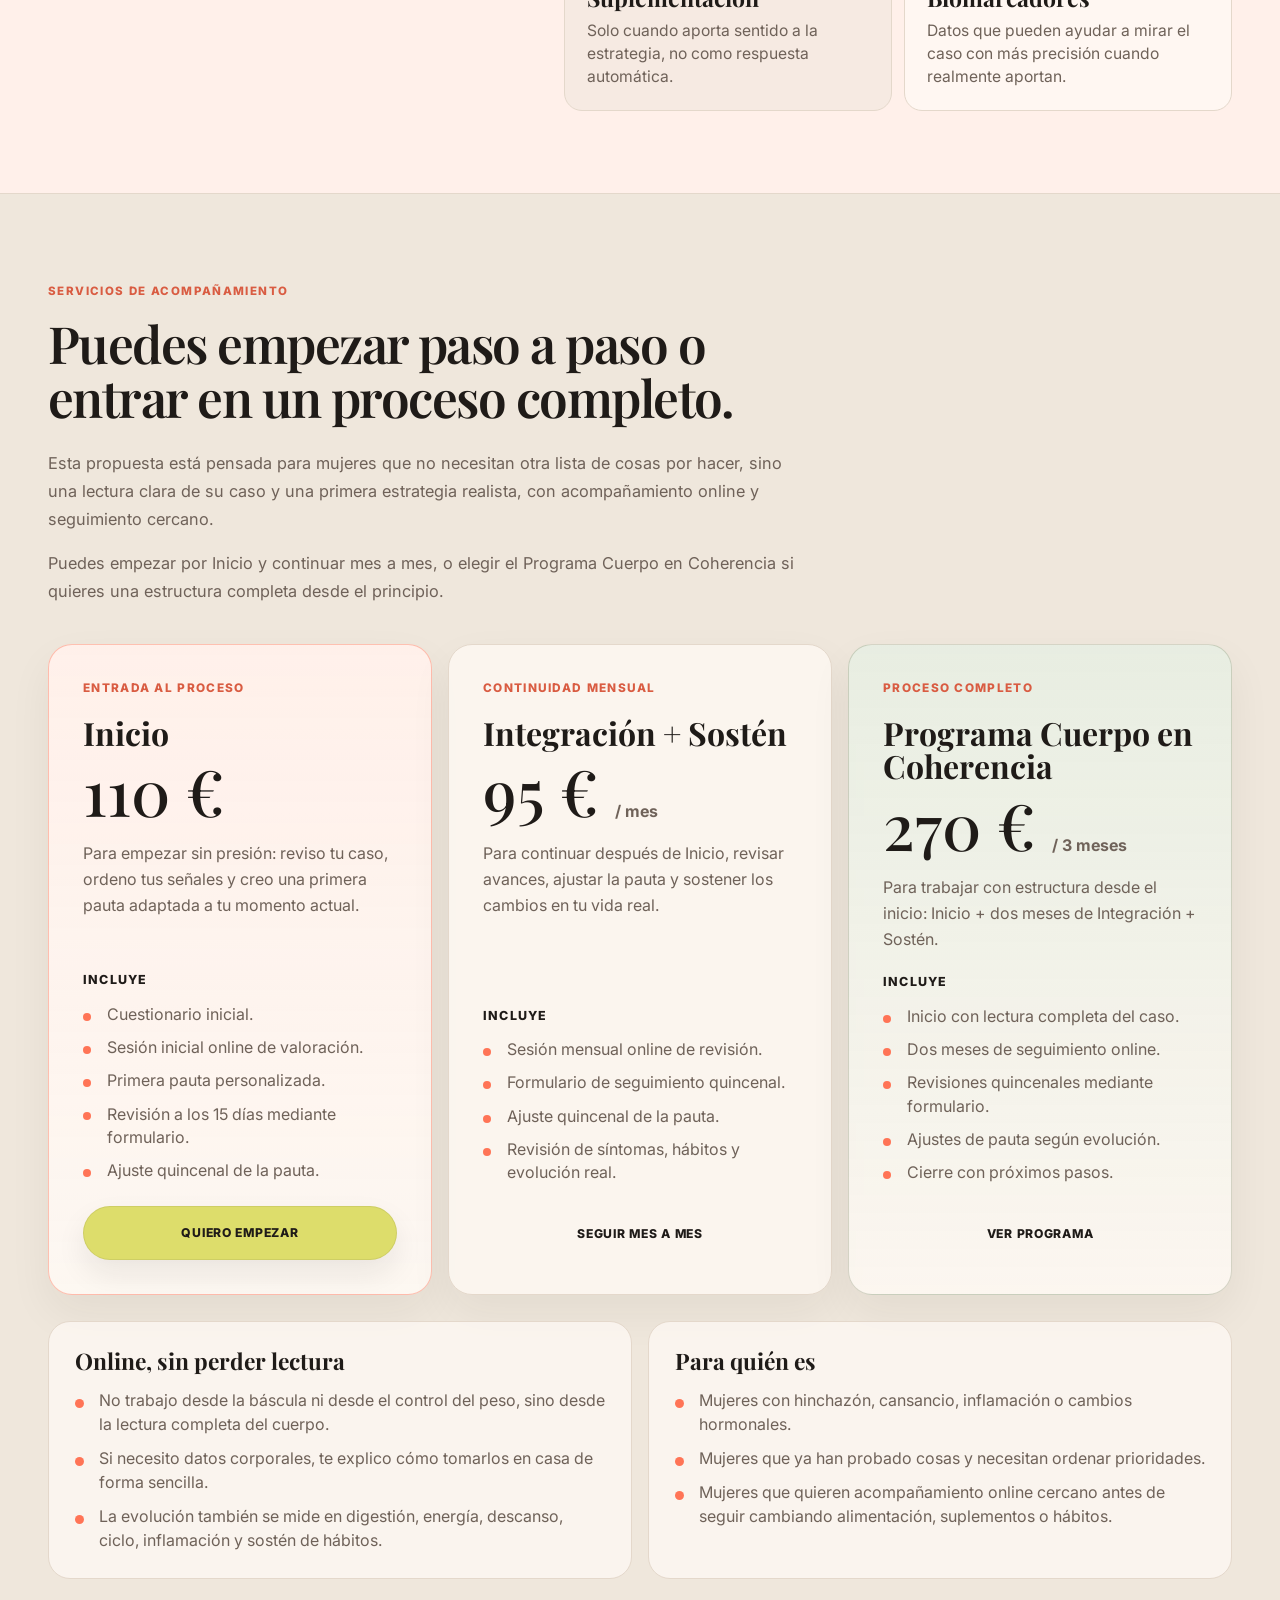
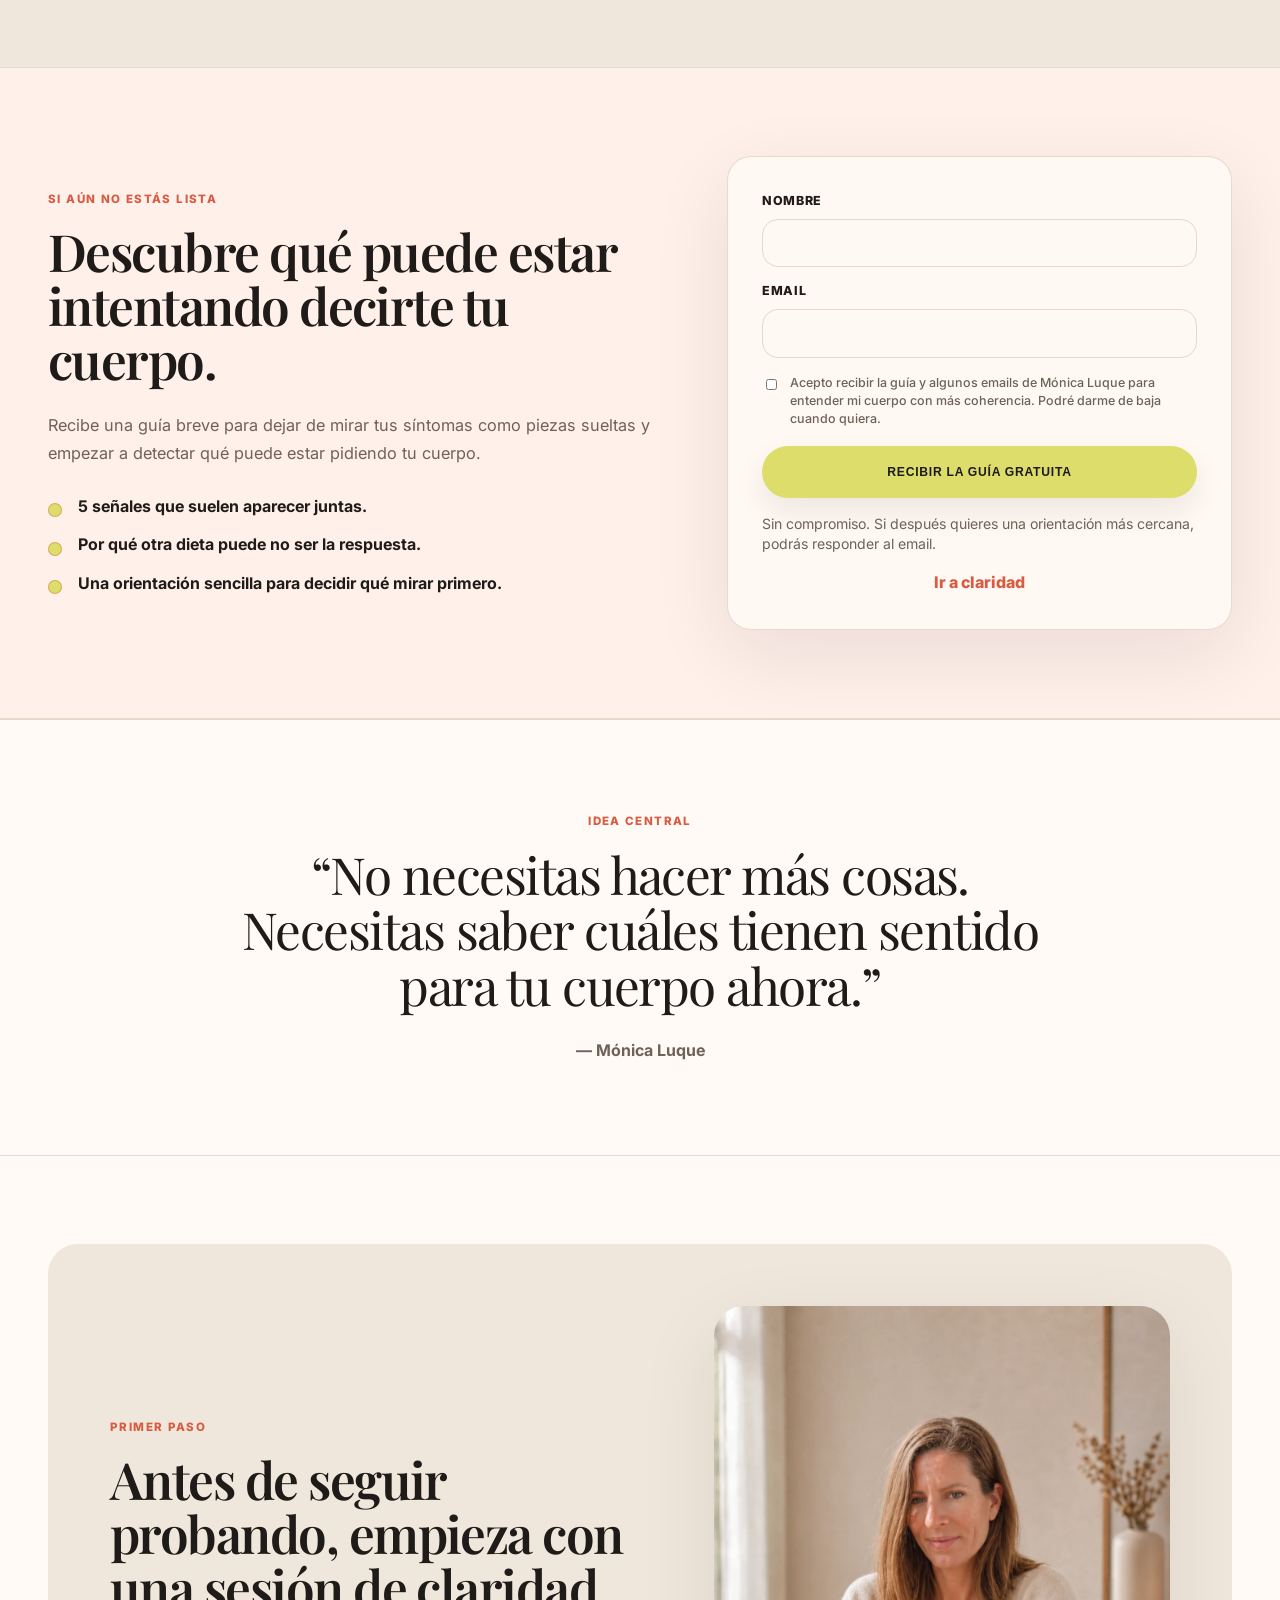
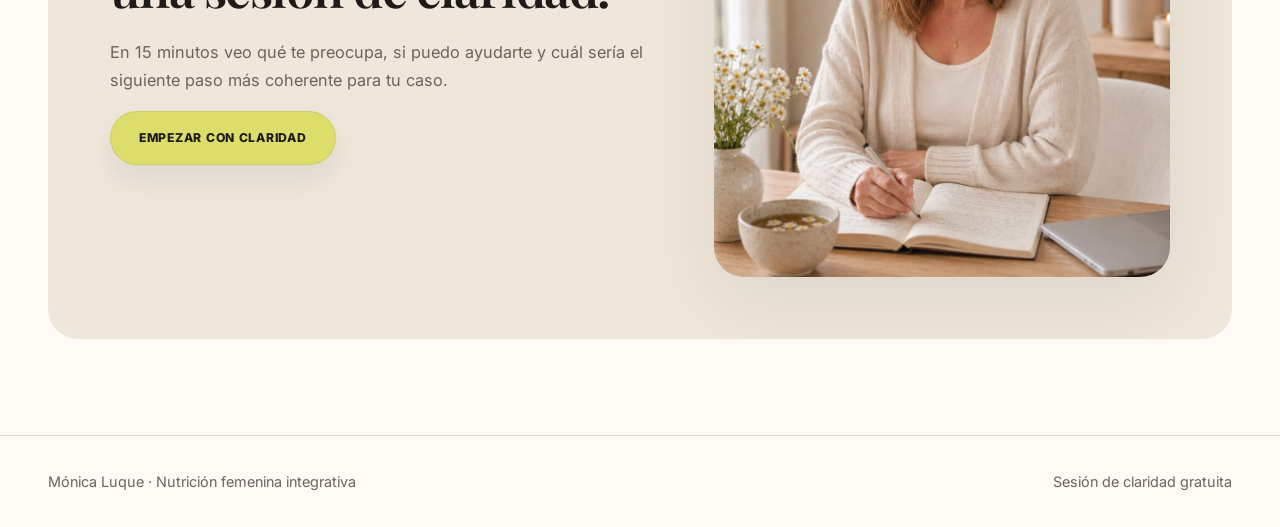
<file: pruebas-raiz/oferta-mensual/index.html>
<!doctype html>
<html lang="es">
  <head>
    <meta charset="utf-8" />
    <meta name="viewport" content="width=device-width, initial-scale=1" />
    <title>Mónica Luque | Ordena qué necesita tu cuerpo</title>
    <meta
      name="description"
      content="Nutrición femenina integrativa para mujeres que han probado cosas sueltas y necesitan ordenar qué necesita su cuerpo antes de seguir improvisando."
    />
    <link rel="preconnect" href="https://fonts.googleapis.com" />
    <link rel="preconnect" href="https://fonts.gstatic.com" crossorigin />
    <link
      href="https://fonts.googleapis.com/css2?family=Inter:wght@400;500;600;700;800&family=Playfair+Display:ital,wght@0,500;0,600;1,500&display=swap"
      rel="stylesheet"
    />
    <link rel="stylesheet" href="./site.css?v=20260515-beneficios-claros" />
  </head>
  <body>
    <header class="header">
      <div class="container header-inner">
        <a class="brand" href="#inicio" aria-label="Mónica Luque">
          <strong>Mónica Luque</strong>
          <span>Nutrición femenina integrativa</span>
        </a>

        <nav class="nav" aria-label="Navegación principal">
          <a href="#sintomas">Síntomas</a>
          <a href="#como-trabajo">Cómo trabajo</a>
          <a href="#programa">Servicios</a>
          <a href="#empezar">Empezar</a>
        </nav>

        <div class="header-actions">
          <a class="btn-secondary btn-area" href="https://app.soymonicaluque.com">Área personal</a>
        </div>
      </div>
    </header>

    <main id="inicio">
      <section class="container hero">
        <div class="hero-copy">
          <p class="eyebrow hero-eyebrow">Nutrición integrativa para mujeres</p>
          <h1 class="hero-title">
            Tu cuerpo no va contra ti.<br />
            <span class="italic-accent">Está pidiendo coherencia.</span>
          </h1>
          <p class="hero-lead">
            Si tienes digestión pesada, inflamación, cansancio o cambios hormonales, mi papel es ayudarte a leer el conjunto, reducir ruido y decidir qué hacer primero sin convertir tu cuidado en otra exigencia.
          </p>
          <div class="hero-actions">
            <a class="btn-primary" href="../sesion-claridad/">Reservar sesión gratuita</a>
            <a class="btn-secondary hero-link" href="#como-trabajo">Entender mi enfoque</a>
          </div>
        </div>

        <figure class="hero-image" aria-label="Mónica Luque en un entorno cálido y natural">
          <img
            src="../assets/images/monica-hero-13.png"
            alt="Mónica Luque en un entorno cálido de nutrición y autocuidado"
            fetchpriority="high"
          />
        </figure>
      </section>

      <section class="symptoms-band fade-in" id="sintomas">
        <div class="container symptoms-layout">
          <div class="symptoms-heading">
            <p class="eyebrow">Cuando el cuerpo cambia</p>
            <h2 class="section-title">No son señales aisladas.</h2>
          </div>
          <div class="symptom-list" aria-label="Síntomas habituales">
            <span>Hinchazón</span>
            <span>Cansancio</span>
            <span>Digestión lenta</span>
            <span>Ciclo irregular</span>
            <span>Sueño alterado</span>
            <span>Inflamación</span>
          </div>
          <p class="body-text symptoms-context">
            Eso que notas no significa que tu cuerpo vaya contra ti. Muchas veces es la forma que tiene de pedir seguridad, coherencia y una mirada más completa.
          </p>
        </div>
      </section>

      <section class="service-band fade-in" id="metodo">
        <div class="container approach-layout">
          <div class="approach-copy">
            <div class="approach-intro">
              <p class="eyebrow">No necesitas otra dieta</p>
              <h2 class="section-title">Necesitas una forma de cuidarte que no te exija más.</h2>
            </div>
            <div class="features-grid compact">
              <article class="feature">
                <svg class="feature-icon" viewBox="0 0 48 48" fill="none" aria-hidden="true"><path d="M12 24h24M24 12v24" stroke="currentColor" stroke-width="1.6" stroke-linecap="round"/><circle cx="24" cy="24" r="17" stroke="currentColor" stroke-width="1.6"/></svg>
                <div>
                  <h3>Primero dejamos de mirar piezas sueltas</h3>
                  <p>Miro tu cuerpo, hábitos, digestión, energía, ciclo, descanso y contexto para entender qué puede estar sosteniendo tus síntomas.</p>
                </div>
              </article>
              <article class="feature">
                <svg class="feature-icon" viewBox="0 0 48 48" fill="none" aria-hidden="true"><path d="M13 18h22M13 30h22M18 13v22M30 13v22" stroke="currentColor" stroke-width="1.6" stroke-linecap="round"/></svg>
                <div>
                  <h3>Después elegimos menos, pero mejor</h3>
                  <p>Priorizo los cambios que tienen más sentido para ti ahora, sin añadir más exigencia a tu día a día.</p>
                </div>
              </article>
              <article class="feature">
                <svg class="feature-icon" viewBox="0 0 48 48" fill="none" aria-hidden="true"><path d="M13 33c12 0 18-6 22-18M16 16c9 0 16 7 16 16" stroke="currentColor" stroke-width="1.6" stroke-linecap="round"/><circle cx="24" cy="24" r="18" stroke="currentColor" stroke-width="1.6"/></svg>
                <div>
                  <h3>Luego ajustamos según tu cuerpo</h3>
                  <p>Reviso cómo respondes y adapto la pauta para que puedas sostener el cambio en tu vida real.</p>
                </div>
              </article>
            </div>
          </div>
          <figure class="approach-image">
            <img
              src="../assets/images/metodo-lowtox-90.webp"
              alt="Mesa luminosa con alimentos, libreta, flores e infusión"
              loading="lazy"
            />
          </figure>
        </div>
      </section>

      <section class="container value-section fade-in" id="valor">
        <div class="value-head">
          <p class="eyebrow">Esto puede ayudarte si</p>
          <h2 class="section-title">Has probado cosas, pero sigues sin entender qué necesita tu cuerpo.</h2>
          <p class="body-text">
            Mi trabajo no es añadir más ruido a lo que ya has visto en redes, pruebas, dietas o suplementos. Es ayudarte a interpretar tu caso y convertirlo en una dirección concreta.
          </p>
        </div>
        <div class="value-grid" aria-label="Situaciones habituales que trabaja el proceso">
          <article>
            <span>01</span>
            <h3>Dejas de probar a ciegas</h3>
            <p>Antes de añadir otra dieta, suplemento o prueba, reviso qué puede tener sentido y qué quizá no es lo primero.</p>
          </article>
          <article>
            <span>02</span>
            <h3>Entiendes mejor tus señales</h3>
            <p>Ordeno síntomas, hábitos y contexto para que lo que te pasa deje de parecer una lista interminable de problemas.</p>
          </article>
          <article>
            <span>03</span>
            <h3>Sabes por dónde empezar</h3>
            <p>Sales con una primera dirección para trabajar digestión, inflamación, energía, ciclo, descanso y hábitos.</p>
          </article>
          <article>
            <span>04</span>
            <h3>Haces menos, pero con más sentido</h3>
            <p>Priorizo pocos cambios para que puedas sostenerlos sin convertir tu cuidado en otra exigencia.</p>
          </article>
          <article>
            <span>05</span>
            <h3>Tomas decisiones con más criterio</h3>
            <p>Reviso cuándo tiene sentido usar herramientas low tox, suplementación o biomarcadores, y cuándo no.</p>
          </article>
          <article>
            <span>06</span>
            <h3>Recuperas confianza en tu cuerpo</h3>
            <p>El objetivo es que vuelvas a entender tu cuerpo sin sentir que tienes que controlarlo todo.</p>
          </article>
        </div>
      </section>

      <section class="container intro-flow fade-in" id="como-trabajo">
        <div class="about-image">
          <img
            src="../assets/images/monica-como-trabajo-21.webp"
            alt="Mónica Luque en un momento sereno de autocuidado integrativo"
            loading="lazy"
          />
        </div>
        <div class="intro-copy">
          <p class="eyebrow">Cómo trabajo</p>
          <h2 class="section-title">Tu cuerpo no necesita más ruido. Necesita una lectura completa.</h2>
          <p class="body-text">
            Trabajo el cuerpo como un todo: nutrición, entorno, señales internas y herramientas naturales elegidas con criterio. No se trata de hacerlo todo, sino de saber qué puede ayudarte de verdad en este momento.
          </p>
          <p class="body-text">
            Vengo de conocer un cuerpo inflamado, cansado y difícil de habitar. Por eso mi acompañamiento busca quitar ruido, ordenar prioridades y construir una forma de cuidarte que puedas sostener.
          </p>
          <a class="text-link" href="../sesion-claridad/">Empezar a ordenar mi caso</a>
        </div>
      </section>

      <section class="tools-section fade-in" id="herramientas">
        <div class="container tools-layout">
          <div class="tools-copy">
            <p class="eyebrow">Herramientas integrativas y low tox</p>
          <h2 class="section-title">A veces no se trata de comprar más cosas, sino de saber si tienen sentido para ti.</h2>
            <p class="body-text">
              En mi enfoque pueden aparecer recursos como cosmética fresca, aceites esenciales, suplementación o medición de biomarcadores, siempre con criterio y según tu momento.
            </p>
            <p class="body-text">
              No son el centro del proceso ni sustituyen una estrategia. Son herramientas que pueden acompañar cuando tienen sentido, dentro de una mirada más completa del cuerpo, el entorno y tu vida real.
            </p>
            <a class="text-link subtle-link" href="mailto:info@soymonicaluque.com?subject=Herramientas%20low%20tox">Quiero conocer herramientas low tox</a>
          </div>

          <div class="tools-visual">
            <figure class="tools-image">
              <img
                src="../assets/images/herramientas-low-tox-horizontal.png"
                alt="Rituales low tox con aceites esenciales, cosmética fresca, infusión y autocuidado"
                loading="lazy"
              />
            </figure>
            <div class="tools-grid" aria-label="Herramientas que pueden acompañar el proceso">
              <article>
                <span>01</span>
                <h3>Cosmética fresca</h3>
                <p>Cuidado corporal y facial elegido con más criterio, no por acumulación.</p>
              </article>
              <article>
                <span>02</span>
                <h3>Aceites esenciales</h3>
                <p>Rituales sencillos de apoyo cuando encajan con tu momento.</p>
              </article>
              <article>
                <span>03</span>
                <h3>Suplementación</h3>
                <p>Solo cuando aporta sentido a la estrategia, no como respuesta automática.</p>
              </article>
              <article>
                <span>04</span>
                <h3>Biomarcadores</h3>
                <p>Datos que pueden ayudar a mirar el caso con más precisión cuando realmente aportan.</p>
              </article>
            </div>
          </div>
        </div>
      </section>

      <section class="program-section fade-in" id="programa">
        <div class="container program-layout monthly-layout">
          <div class="program-copy">
            <p class="eyebrow">Servicios de acompañamiento</p>
            <h2 class="section-title">Puedes empezar paso a paso o entrar en un proceso completo.</h2>
            <p class="body-text">
              Esta propuesta está pensada para mujeres que no necesitan otra lista de cosas por hacer, sino una lectura clara de su caso y una primera estrategia realista, con acompañamiento online y seguimiento cercano.
            </p>
            <p class="body-text">
              Puedes empezar por Inicio y continuar mes a mes, o elegir el Programa Cuerpo en Coherencia si quieres una estructura completa desde el principio.
            </p>
          </div>

          <div class="program-showcase">
            <figure class="program-visual">
              <img
                src="../assets/images/servicio-principal-89.webp"
                alt="Mesa luminosa con libreta abierta, flores, ordenador y una taza"
                loading="lazy"
              />
            </figure>
          </div>

          <div class="program-detail monthly-detail">
            <div class="service-options" aria-label="Servicios de acompañamiento mensual">
              <article class="service-card featured-service">
                <span class="service-kicker">Entrada al proceso</span>
                <h3>Inicio</h3>
                <strong class="service-price">110 €</strong>
                <p>
                  Para empezar sin presión: reviso tu caso, ordeno tus señales y creo una primera pauta adaptada a tu momento actual.
                </p>
                <h4>Incluye</h4>
                <ul>
                  <li>Cuestionario inicial.</li>
                  <li>Sesión inicial online de valoración.</li>
                  <li>Primera pauta personalizada.</li>
                  <li>Revisión a los 15 días mediante formulario.</li>
                  <li>Ajuste quincenal de la pauta.</li>
                </ul>
                <a class="btn-primary service-cta" href="mailto:info@soymonicaluque.com?subject=Inicio%20acompa%C3%B1amiento">Quiero empezar</a>
              </article>

              <article class="service-card">
                <span class="service-kicker">Continuidad mensual</span>
                <h3>Integración + Sostén</h3>
                <strong class="service-price">95 € <small>/ mes</small></strong>
                <p>
                  Para continuar después de Inicio, revisar avances, ajustar la pauta y sostener los cambios en tu vida real.
                </p>
                <h4>Incluye</h4>
                <ul>
                  <li>Sesión mensual online de revisión.</li>
                  <li>Formulario de seguimiento quincenal.</li>
                  <li>Ajuste quincenal de la pauta.</li>
                  <li>Revisión de síntomas, hábitos y evolución real.</li>
                </ul>
                <a class="btn-secondary service-cta" href="mailto:info@soymonicaluque.com?subject=Integraci%C3%B3n%20y%20sost%C3%A9n">Seguir mes a mes</a>
              </article>

              <article class="service-card program-service">
                <span class="service-kicker">Proceso completo</span>
                <h3>Programa Cuerpo en Coherencia</h3>
                <strong class="service-price">270 € <small>/ 3 meses</small></strong>
                <p>
                  Para trabajar con estructura desde el inicio: Inicio + dos meses de Integración + Sostén.
                </p>
                <h4>Incluye</h4>
                <ul>
                  <li>Inicio con lectura completa del caso.</li>
                  <li>Dos meses de seguimiento online.</li>
                  <li>Revisiones quincenales mediante formulario.</li>
                  <li>Ajustes de pauta según evolución.</li>
                  <li>Cierre con próximos pasos.</li>
                </ul>
                <a class="btn-secondary service-cta" href="mailto:info@soymonicaluque.com?subject=Programa%20Cuerpo%20en%20Coherencia">Ver programa</a>
              </article>
            </div>
          </div>

          <div class="program-bottom monthly-bottom">
            <div class="program-includes" aria-label="Cómo funciona el acompañamiento">
              <article>
                <h3>Online, sin perder lectura</h3>
                <ul>
                  <li>No trabajo desde la báscula ni desde el control del peso, sino desde la lectura completa del cuerpo.</li>
                  <li>Si necesito datos corporales, te explico cómo tomarlos en casa de forma sencilla.</li>
                  <li>La evolución también se mide en digestión, energía, descanso, ciclo, inflamación y sostén de hábitos.</li>
                </ul>
              </article>
              <article>
                <h3>Para quién es</h3>
                <ul>
                  <li>Mujeres con hinchazón, cansancio, inflamación o cambios hormonales.</li>
                  <li>Mujeres que ya han probado cosas y necesitan ordenar prioridades.</li>
                  <li>Mujeres que quieren acompañamiento online cercano antes de seguir cambiando alimentación, suplementos o hábitos.</li>
                </ul>
              </article>
            </div>
          </div>
        </div>
      </section>

      <section class="lead-magnet fade-in" id="guia">
        <div class="container lead-magnet-box">
          <div class="lead-magnet-copy">
            <p class="eyebrow">Si aún no estás lista</p>
            <h2 class="section-title">Descubre qué puede estar intentando decirte tu cuerpo.</h2>
            <p class="body-text">
              Recibe una guía breve para dejar de mirar tus síntomas como piezas sueltas y empezar a detectar qué puede estar pidiendo tu cuerpo.
            </p>
            <ul class="lead-points" aria-label="Qué incluye la guía">
              <li>5 señales que suelen aparecer juntas.</li>
              <li>Por qué otra dieta puede no ser la respuesta.</li>
              <li>Una orientación sencilla para decidir qué mirar primero.</li>
            </ul>
          </div>

          <form class="lead-form" id="guideForm" action="https://app.soymonicaluque.com/api/public/clarity-leads" method="POST">
            <input type="hidden" name="tipo_solicitud" value="Guía gratuita · Qué está pidiendo mi cuerpo" />
            <input type="hidden" name="origen" value="Web pruebas-raiz · bloque recurso gratuito" />
            <label>
              Nombre
              <input name="nombre" type="text" autocomplete="given-name" required />
            </label>
            <label>
              Email
              <input name="email" type="email" autocomplete="email" required />
            </label>
            <label class="form-consent">
              <input type="checkbox" name="consentimiento_contacto" value="Acepto recibir la guía y comunicaciones de Mónica Luque" required />
              Acepto recibir la guía y algunos emails de Mónica Luque para entender mi cuerpo con más coherencia. Podré darme de baja cuando quiera.
            </label>
            <button class="btn-primary" type="submit">Recibir la guía gratuita</button>
            <p class="form-note" id="guideMessage">Sin compromiso. Si después quieres una orientación más cercana, podrás responder al email.</p>
            <a class="mini-cta" href="../sesion-claridad/">Ir a claridad</a>
          </form>
        </div>
      </section>

      <section class="testimonial fade-in">
        <div class="container">
            <p class="eyebrow">Idea central</p>
            <blockquote class="quote">
              “No necesitas hacer más cosas. Necesitas saber cuáles tienen sentido para tu cuerpo ahora.”
          </blockquote>
          <cite>— Mónica Luque</cite>
        </div>
      </section>

      <section class="container cta fade-in" id="empezar">
        <div class="cta-box">
          <div class="cta-copy">
            <p class="eyebrow">Primer paso</p>
            <h2 class="section-title">Antes de seguir probando, empieza con una sesión de claridad.</h2>
            <p class="body-text">
              En 15 minutos veo qué te preocupa, si puedo ayudarte y cuál sería el siguiente paso más coherente para tu caso.
            </p>
            <a class="btn-primary" href="../sesion-claridad/">Empezar con claridad</a>
          </div>
          <div class="cta-image">
            <img
              src="../assets/images/monica-sobre-mi.webp"
              alt="Mónica Luque preparando una sesión de claridad en un espacio sereno"
              loading="lazy"
            />
          </div>
        </div>
      </section>
    </main>

    <footer class="footer">
      <div class="container footer-inner">
        <span>Mónica Luque · Nutrición femenina integrativa</span>
        <a href="../sesion-claridad/">Sesión de claridad gratuita</a>
      </div>
    </footer>

    <script>
      const fadeItems = document.querySelectorAll(".fade-in");

      const observer = new IntersectionObserver(
        (entries) => {
          entries.forEach((entry) => {
            if (entry.isIntersecting) {
              entry.target.classList.add("visible");
              observer.unobserve(entry.target);
            }
          });
        },
        { threshold: 0.16 }
      );

      fadeItems.forEach((item) => observer.observe(item));

      const guideForm = document.querySelector("#guideForm");
      const guideMessage = document.querySelector("#guideMessage");

      if (guideForm) {
        guideForm.addEventListener("submit", async (event) => {
          event.preventDefault();
          const button = guideForm.querySelector("button");
          button.disabled = true;
          guideMessage.textContent = "Enviando tus datos...";

          try {
            const response = await fetch(guideForm.action, {
              method: "POST",
              headers: { "Content-Type": "application/json" },
              body: JSON.stringify(Object.fromEntries(new FormData(guideForm)))
            });

            if (!response.ok) throw new Error("No se ha podido enviar ahora mismo.");

            guideForm.reset();
            guideMessage.textContent = "Listo. He recibido tus datos para enviarte la guía.";
          } catch (error) {
            guideMessage.textContent = "No se ha podido enviar. Puedes escribirme o probar de nuevo en unos minutos.";
          } finally {
            button.disabled = false;
          }
        });
      }
    </script>
  </body>
</html>
</file>
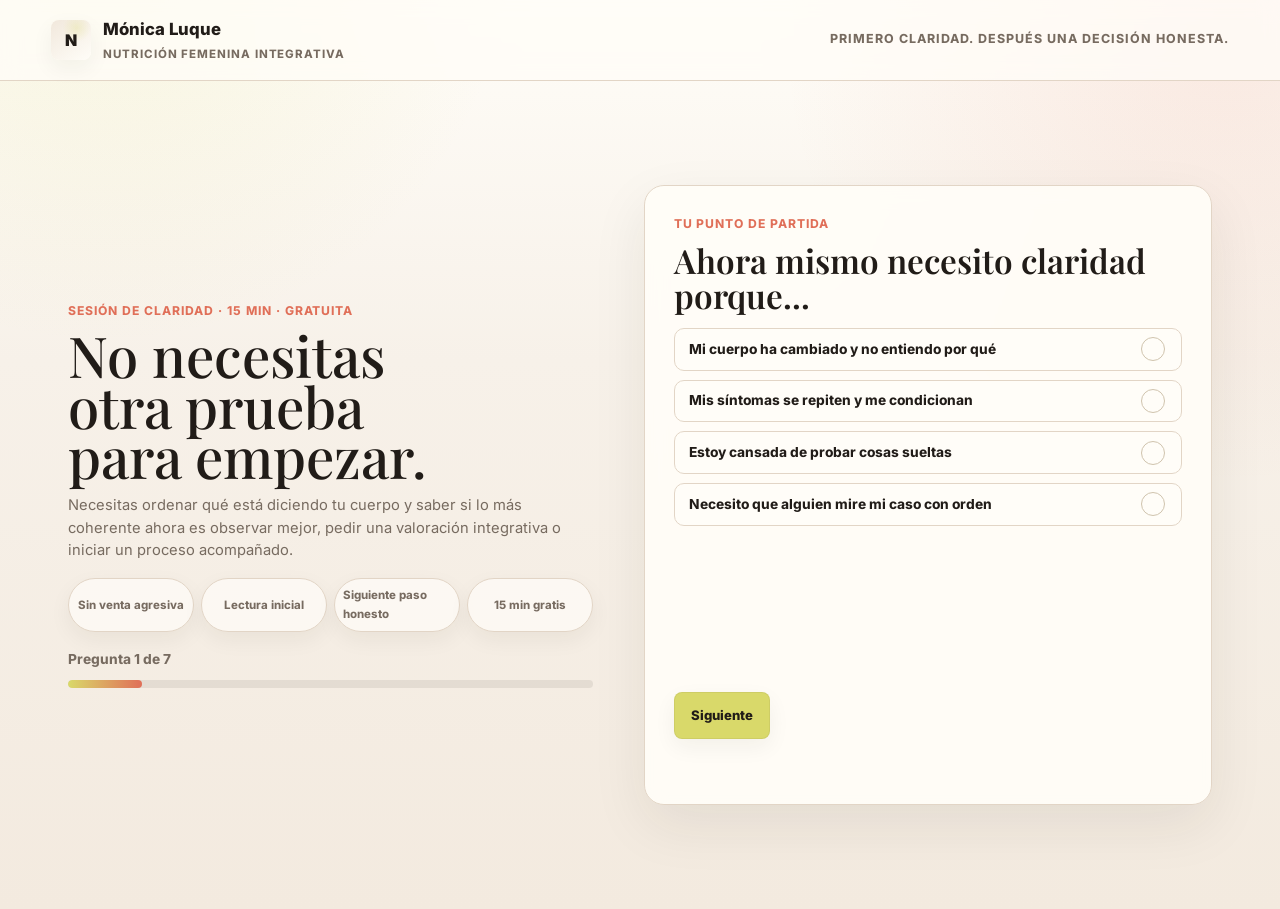
<file: pruebas-raiz/sesion-claridad/index.html>
﻿<!doctype html>
<html lang="es">
  <head>
    <meta charset="utf-8" />
    <meta name="viewport" content="width=device-width, initial-scale=1" />
    <title>Sesión de claridad estratégica · Método MÖN | Mónica Luque</title>
    <meta
      name="description"
      content="Sesión de claridad gratuita para mujeres que quieren ordenar síntomas, entender su punto de partida y valorar si necesitan una valoración integrativa o un proceso acompañado."
    />
    <link rel="preconnect" href="https://fonts.googleapis.com" />
    <link rel="preconnect" href="https://fonts.gstatic.com" crossorigin />
    <link
      href="https://fonts.googleapis.com/css2?family=Inter:wght@400;500;600;700;800&family=Playfair+Display:ital,wght@0,500;0,600;1,500&display=swap"
      rel="stylesheet"
    />
    <link rel="stylesheet" href="./styles.css" />
  </head>
  <body class="journey-page">
    <header class="topbar">
      <a class="brand" href="../index.html" aria-label="Mónica Luque">
        <span class="mark" aria-hidden="true">N</span>
        <span class="brand-copy"><strong>Mónica Luque</strong><small>Nutrición femenina integrativa</small></span>
      </a>
      <p>Primero claridad. Después una decisión honesta.</p>
    </header>

    <main class="screen">
      <section class="copy" aria-labelledby="title">
        <p class="eyebrow" id="eyebrow">Sesión de claridad · 15 min · gratuita</p>
        <h1 id="title">No necesitas otra prueba para empezar.</h1>
        <p id="body">
          Necesitas ordenar qué está diciendo tu cuerpo y saber si lo más coherente ahora es observar mejor, pedir una valoración integrativa o iniciar un proceso acompañado.
        </p>

        <div class="proof" aria-label="Qué aporta la sesión">
          <span>Sin venta agresiva</span>
          <span>Lectura inicial</span>
          <span>Siguiente paso honesto</span>
          <span>15 min gratis</span>
        </div>

        <div class="progress">
          <span id="progressText">Pregunta 1 de 7</span>
          <i><b id="progressBar"></b></i>
        </div>
      </section>

      <form id="leadForm" class="card" action="https://app.soymonicaluque.com/api/public/clarity-leads" method="POST">
        <input type="hidden" name="_subject" value="Nueva solicitud de claridad estratégica · Método MÖN" />
        <input type="hidden" name="_template" value="table" />
        <input type="hidden" name="_captcha" value="false" />
        <input type="hidden" name="_next" value="https://soymonicaluque.com/pruebas-raiz/sesion-claridad/gracias.html" />
        <input type="hidden" name="servicio_objetivo" value="Programa Cuerpo en Coherencia · 3 meses" />
        <input type="hidden" name="siguiente_paso" value="Sesión de claridad breve para orientar hacia observación, valoración integrativa o proceso acompañado" />
        <input type="hidden" name="valoracion_integrativa" value="70 euros, descontables si entra en el programa de 3 meses" />
        <input type="hidden" name="programa_3_meses" value="Programa Cuerpo en Coherencia de 3 meses, 450 euros" />
        <input type="hidden" name="motivo_llegada" id="motivo_llegada" />
        <input type="hidden" name="intentos_previos" id="intentos_previos" />
        <input type="hidden" name="etapa_vital" id="etapa_vital" />
        <input type="hidden" name="frases_identificacion" id="frases_identificacion" />
        <input type="hidden" name="prioridad_3_meses" id="prioridad_3_meses" />
        <input type="hidden" name="apertura_enfoque" id="apertura_enfoque" />
        <input type="hidden" name="resultado_orientativo" id="resultado_orientativo" />
        <input type="hidden" name="puntuacion_orientativa" id="puntuacion_orientativa" />

        <div class="progress card-progress">
          <span id="cardProgressText">Pregunta 1 de 7</span>
          <i><b id="cardProgressBar"></b></i>
        </div>

        <div class="step-context" aria-live="polite">
          <p id="cardEyebrow">Sesión de claridad · 15 min · gratuita</p>
          <strong id="cardTitle">No necesitas otra prueba para empezar.</strong>
          <span id="cardBody">Necesitas ordenar qué está diciendo tu cuerpo y saber si lo más coherente ahora es observar mejor, pedir una valoración integrativa o iniciar un proceso acompañado.</span>
        </div>

        <div class="step active" data-step="1">
          <p>Tu punto de partida</p>
          <h2>Ahora mismo necesito claridad porque...</h2>
          <div class="choices single" data-group="motivo_llegada">
            <button type="button" data-score="2">Mi cuerpo ha cambiado y no entiendo por qué</button>
            <button type="button" data-score="2">Mis síntomas se repiten y me condicionan</button>
            <button type="button" data-score="2">Estoy cansada de probar cosas sueltas</button>
            <button type="button" data-score="3">Necesito que alguien mire mi caso con orden</button>
          </div>
        </div>

        <div class="step" data-step="2">
          <p>Lo que ya has intentado</p>
          <h2>Hasta ahora me he encontrado con...</h2>
          <div class="choices multi" data-group="intentos_previos">
            <button type="button" data-score="1">Cambio cosas, pero no las sostengo</button>
            <button type="button" data-score="2">Todo sale normal, pero yo no me siento bien</button>
            <button type="button" data-score="1">La información me confunde más</button>
            <button type="button" data-score="2">Necesito una estrategia, no otra pauta suelta</button>
          </div>
        </div>

        <div class="step" data-step="3">
          <p>Tu etapa actual</p>
          <h2>Ahora mismo me identifico más con...</h2>
          <div class="choices single" data-group="etapa_vital">
            <button type="button" data-score="1">Tengo ciclo, pero noto síntomas o cambios</button>
            <button type="button" data-score="1">Fertilidad, embarazo o posparto</button>
            <button type="button" data-score="2">Perimenopausia o menopausia</button>
            <button type="button" data-score="1">No sé ubicarlo, solo sé que algo cambió</button>
          </div>
        </div>

        <div class="step" data-step="4">
          <p>Señales del cuerpo</p>
          <h2>Marca lo que te suena demasiado familiar.</h2>
          <div class="choices multi" data-group="frases_identificacion">
            <button type="button" data-score="2">Hinchazón o digestión lenta</button>
            <button type="button" data-score="2">Cansancio aunque duerma</button>
            <button type="button" data-score="2">Ciclo, piel o ánimo cambiantes</button>
            <button type="button" data-score="2">Inflamación, dolor o pesadez</button>
            <button type="button" data-score="2">He probado cosas y no se sostienen</button>
          </div>
        </div>

        <div class="step" data-step="5">
          <p>Mirada a 3 meses</p>
          <h2>Si en 3 meses solo pudiera cambiar una cosa, sería...</h2>
          <div class="choices single" data-group="prioridad_3_meses">
            <button type="button" data-score="2">Tener más energía y foco</button>
            <button type="button" data-score="2">Desinflamarme y digerir mejor</button>
            <button type="button" data-score="2">Entender mi etapa hormonal</button>
            <button type="button" data-score="2">Volver a sentir control sin obsesionarme</button>
          </div>
        </div>

        <div class="step" data-step="6">
          <p>Qué necesitas ordenar</p>
          <h2>Para dejar de ir a ciegas necesito...</h2>
          <div class="choices multi" data-group="apertura_enfoque">
            <button type="button" data-score="1">Una lectura global de mi caso</button>
            <button type="button" data-score="1">Nutrición integrativa clara y realista</button>
            <button type="button" data-score="1">Revisar hábitos, descanso, estrés o entorno low tox</button>
            <button type="button" data-score="1">Saber si necesito valoración y seguimiento</button>
          </div>
        </div>

        <div class="step" data-step="7">
          <p>Tu orientación inicial</p>
          <div id="resultado" class="result"></div>
          <div class="contact">
            <h2>No necesitas venir con todo claro. Para eso es esta sesión.</h2>
            <p>
              Déjame tus datos para recibir tus respuestas, revisar tu punto de partida y contactarte con el siguiente paso más coherente. Si no tiene sentido avanzar conmigo, también te lo diré.
            </p>
            <label>Nombre<input name="nombre" type="text" autocomplete="given-name" required /></label>
            <label>Apellidos<input name="apellidos" type="text" autocomplete="family-name" required /></label>
            <label>Fecha de nacimiento<input name="fechaNacimiento" type="date" autocomplete="bday" required /></label>
            <label>Email<input name="email" type="email" autocomplete="email" required /></label>
            <label>WhatsApp o teléfono<input name="telefono" type="tel" autocomplete="tel" /></label>
            <label class="consent">
              <input type="checkbox" name="consentimiento_contacto" value="Acepto que Mónica contacte conmigo" required />
              Acepto que Mónica contacte conmigo para valorar mi solicitud.
            </label>
          </div>
        </div>

        <div class="actions">
          <button type="button" class="ghost" id="prevStep">Anterior</button>
          <button type="button" class="primary" id="nextStep">Siguiente</button>
          <button type="submit" class="primary submit" id="submitLead">Solicitar mi sesión gratuita</button>
        </div>
        <p class="hint" id="hint"></p>
      </form>
    </main>
    <script src="./script.js"></script>
  </body>
</html>
</file>
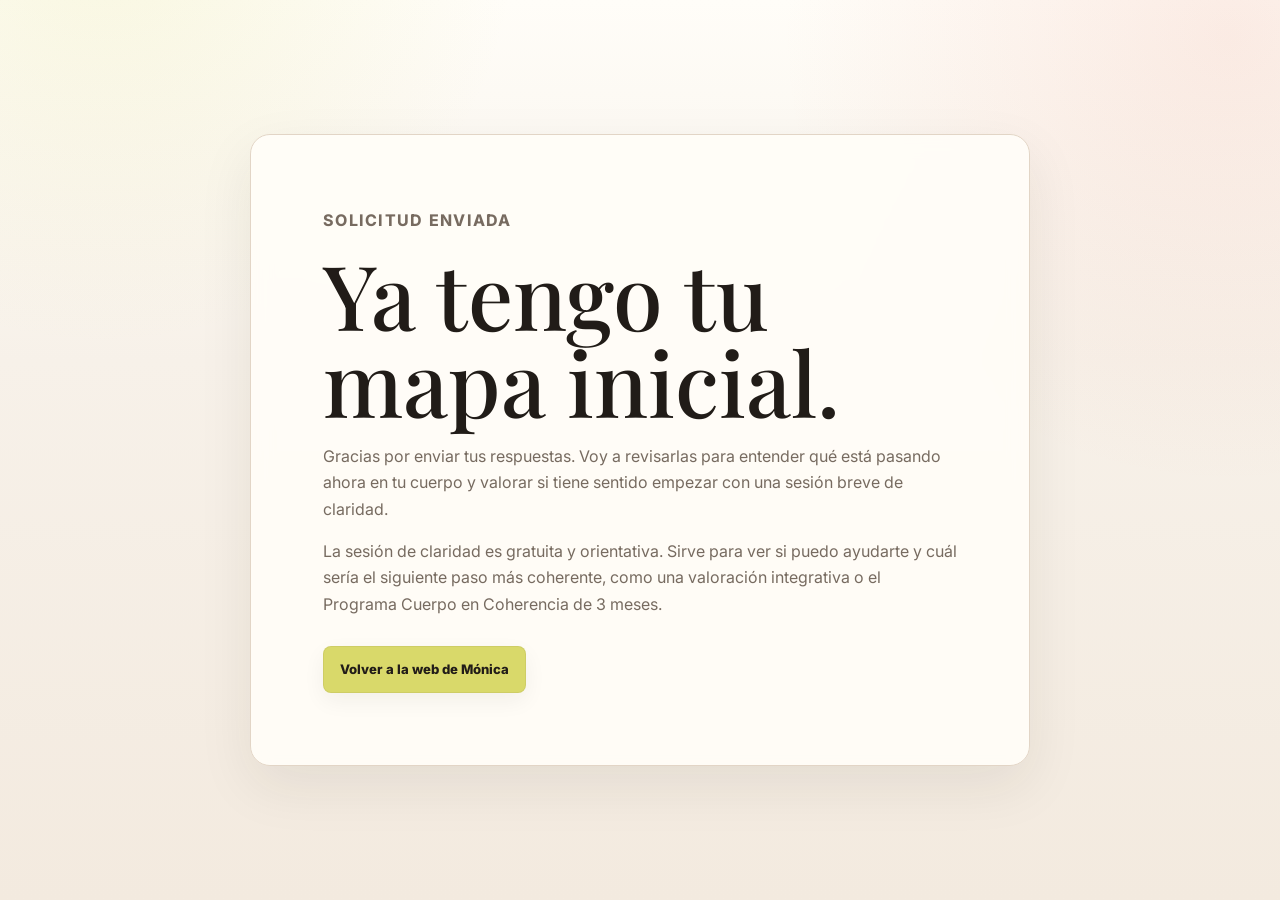
<file: sesion-claridad/gracias.html>
<!doctype html>
<html lang="es">
  <head>
    <meta charset="utf-8" />
    <meta name="viewport" content="width=device-width, initial-scale=1" />
    <title>Solicitud recibida | Mónica Luque</title>
    <meta
      name="description"
      content="Confirmación de envío de la solicitud de sesión de claridad para el Programa Cuerpo en Coherencia."
    />
    <link rel="preconnect" href="https://fonts.googleapis.com" />
    <link rel="preconnect" href="https://fonts.gstatic.com" crossorigin />
    <link
      href="https://fonts.googleapis.com/css2?family=Inter:wght@400;500;600;700;800&family=Playfair+Display:ital,wght@0,500;0,600;1,500&display=swap"
      rel="stylesheet"
    />
    <link rel="stylesheet" href="./styles.css" />
  </head>
  <body class="thanks-page">
    <main>
      <section class="thanks-hero" aria-labelledby="thanks-title">
        <div class="thanks-panel">
          <p class="eyebrow">Solicitud enviada</p>
          <h1 id="thanks-title">Ya tengo tu mapa inicial.</h1>
          <p>
            Gracias por enviar tus respuestas. Voy a revisarlas para entender qué está pasando ahora en tu cuerpo y valorar si tiene sentido empezar con una sesión breve de claridad.
          </p>
          <p>
            La sesión de claridad es gratuita y orientativa. Sirve para ver si puedo ayudarte y cuál sería el siguiente paso más coherente, como una valoración integrativa o el Programa Cuerpo en Coherencia de 3 meses.
          </p>
          <a class="button primary" href="../index.html">Volver a la web de Mónica</a>
        </div>
      </section>
    </main>
  </body>
</html>
</file>
<file: site.css>
:root {
  --color-bg: #fffaf5;
  --color-bg-soft: #efe7dc;
  --color-bg-coral: #fff0ea;
  --color-bg-deep: #1f1b18;
  --color-text: #1f1b18;
  --color-muted: #6f6259;
  --color-accent: #ff7456;
  --color-accent-dark: #d95c42;
  --color-highlight: #dddd6b;
  --color-border: #e4d8cb;
  --color-white: #ffffff;
  --shadow: 0 24px 80px rgba(31, 27, 24, .09);
}

* { box-sizing: border-box; }
html { scroll-behavior: smooth; }
[id] { scroll-margin-top: 96px; }
body {
  margin: 0;
  overflow-x: hidden;
  color: var(--color-text);
  background: var(--color-bg);
  font-family: "Inter", sans-serif;
  line-height: 1.65;
}
img { display: block; width: 100%; height: 100%; object-fit: cover; }
a { color: inherit; text-decoration: none; }
h1, h2, h3, p, blockquote { margin-top: 0; }
.container { width: min(1380px, 100%); margin: 0 auto; padding: 0 clamp(24px, 4vw, 48px); }

.header {
  position: sticky;
  top: 0;
  z-index: 50;
  background: rgba(255, 250, 245, .9);
  border-bottom: 1px solid rgba(228, 216, 203, .7);
  backdrop-filter: blur(18px);
}
.header-inner {
  height: 84px;
  display: grid;
  grid-template-columns: 1fr auto 1fr;
  align-items: center;
  gap: 24px;
}
.header-inner > *, .hero > *, .intro-flow > *, .tools-layout > *, .value-section > *, .program-layout > *, .fit-layout > *, .decision > *, .lead-magnet-box > *, .cta-box > * { min-width: 0; }
.brand { display: inline-flex; flex-direction: column; gap: 1px; width: fit-content; letter-spacing: .08em; text-transform: uppercase; }
.brand strong { font-size: .92rem; font-weight: 700; }
.brand span { color: var(--color-muted); font-size: .68rem; font-weight: 600; }
.nav { display: flex; align-items: center; gap: 26px; color: var(--color-muted); font-size: .88rem; font-weight: 600; }
.nav a { transition: color .25s ease; }
.nav a:hover { color: var(--color-text); }
.header-actions { display: flex; justify-content: flex-end; align-items: center; gap: 14px; }

.btn-primary, .btn-secondary {
  display: inline-flex;
  align-items: center;
  justify-content: center;
  gap: 10px;
  min-height: 52px;
  border-radius: 999px;
  font-weight: 800;
  text-transform: uppercase;
  font-size: .76rem;
  letter-spacing: .06em;
}
.btn-primary {
  padding: 16px 28px;
  color: var(--color-text);
  background: var(--color-highlight);
  border: 1px solid rgba(31, 27, 24, .08);
  box-shadow: 0 14px 30px rgba(31, 27, 24, .08);
  transition: transform .25s ease, background .25s ease, color .25s ease;
}
.btn-primary:hover { transform: translateY(-2px); background: var(--color-accent); color: var(--color-white); }
.btn-secondary { color: var(--color-text); background: transparent; }
.btn-area { min-height: 44px; padding: 12px 18px; border: 1px solid var(--color-border); background: rgba(255, 255, 255, .54); }
.btn-area:hover { border-color: var(--color-accent); background: var(--color-white); }

.hero {
  min-height: calc(100vh - 84px);
  display: grid;
  grid-template-columns: minmax(0, .95fr) minmax(360px, .9fr);
  grid-template-areas: "copy image";
  align-items: center;
  gap: clamp(24px, 5vw, 80px);
  padding-top: clamp(28px, 4vw, 48px);
  padding-bottom: 54px;
}
.hero-copy { grid-area: copy; align-self: center; }
.hero-image { grid-area: image; }
.eyebrow { margin-bottom: 16px; color: var(--color-accent-dark); font-size: .72rem; font-weight: 800; letter-spacing: .12em; text-transform: uppercase; }
.hero-title, .section-title, .quote, .route-card h3, .value-grid h3, .program-cards h3, .program-includes h3, .fit-grid h3, .decision h3 {
  font-family: "Playfair Display", Georgia, serif;
}
.hero-title { max-width: 900px; margin-bottom: 22px; font-size: clamp(3.2rem, 6.1vw, 6rem); font-weight: 500; line-height: .96; letter-spacing: -.04em; }
.italic-accent { color: var(--color-accent); font-style: italic; font-weight: 500; }
.hero-lead, .body-text { color: var(--color-muted); font-size: 1.02rem; line-height: 1.72; overflow-wrap: break-word; }
.hero-lead { max-width: 600px; margin-bottom: 0; font-weight: 500; }
.body-text { max-width: 640px; }
.hero-actions { display: flex; flex-wrap: wrap; align-items: center; gap: 18px; margin-top: 30px; }
.hero-link { min-height: 52px; padding: 0 4px; color: var(--color-accent-dark); }
.hero-image, .about-image, .approach-image, .program-visual, .cta-image { overflow: hidden; border-radius: 30px; background: var(--color-bg-soft); box-shadow: var(--shadow); }
.hero-image { min-height: min(660px, calc(100vh - 156px)); }
.service-band {
  background: var(--color-bg-soft);
  border-top: 1px solid var(--color-border);
  border-bottom: 1px solid var(--color-border);
}
.approach-layout {
  display: grid;
  grid-template-columns: minmax(0, .92fr) minmax(340px, .78fr);
  grid-template-areas:
    "copy image"
    "steps image";
  gap: 34px clamp(34px, 5vw, 72px);
  align-items: stretch;
  padding-top: 78px;
  padding-bottom: 78px;
}
.approach-copy {
  display: contents;
}
.approach-intro {
  grid-area: copy;
}
.approach-copy .section-title { max-width: 720px; }
.approach-image {
  grid-area: image;
  min-height: 520px;
}
.approach-image img {
  object-position: center;
}
.features-grid {
  display: grid;
  grid-template-columns: .75fr repeat(3, 1fr);
  gap: clamp(24px, 4vw, 58px);
  padding-top: 52px;
  padding-bottom: 52px;
}
.features-grid.compact {
  grid-area: steps;
  grid-template-columns: 1fr;
  gap: 14px;
  padding: 0;
}
.features-grid.compact .feature {
  min-height: 0;
  grid-template-columns: 52px minmax(0, 1fr);
  align-items: start;
  gap: 18px;
  padding: 26px 28px;
  background: rgba(255, 250, 245, .62);
  border: 1px solid rgba(228, 216, 203, .9);
  border-radius: 22px;
}
.feature-kicker {
  max-width: 210px;
  color: var(--color-accent-dark);
  font-size: .76rem;
  font-weight: 800;
  letter-spacing: .12em;
  text-transform: uppercase;
}
.feature {
  display: grid;
  gap: 12px;
}
.feature-icon {
  width: 42px;
  height: 42px;
  color: var(--color-accent-dark);
}
.feature:nth-of-type(2) .feature-icon { color: var(--color-highlight); }
.feature h3 {
  margin-bottom: 8px;
  font-family: "Playfair Display", Georgia, serif;
  font-size: 1.45rem;
  line-height: 1.15;
}
.feature p {
  margin-bottom: 0;
  color: var(--color-muted);
}

.symptoms-band {
  background: var(--color-bg-soft);
  border-top: 1px solid var(--color-border);
  border-bottom: 1px solid var(--color-border);
}
.symptoms-layout {
  display: grid;
  grid-template-columns: minmax(280px, .7fr) minmax(320px, 1.3fr);
  gap: 40px;
  align-items: center;
  padding-top: 50px;
  padding-bottom: 50px;
}
.section-title { max-width: 780px; margin-bottom: 24px; font-size: clamp(2.1rem, 4vw, 4rem); font-weight: 600; line-height: 1.05; letter-spacing: -.03em; }
.symptoms-layout .section-title { margin-bottom: 0; }
.symptoms-context {
  grid-column: 2;
  max-width: 620px;
  margin: -12px 0 0;
}
.symptom-list { display: flex; flex-wrap: wrap; gap: 12px; }
.symptom-list span {
  display: inline-flex;
  align-items: center;
  min-height: 44px;
  padding: 10px 16px;
  border: 1px solid rgba(217, 92, 66, .18);
  border-radius: 999px;
  background: rgba(255, 255, 255, .48);
  color: var(--color-text);
  font-weight: 700;
}

.value-section {
  padding-top: 88px;
  padding-bottom: 88px;
}
.value-head {
  display: grid;
  grid-template-columns: minmax(320px, .92fr) minmax(320px, .82fr);
  gap: 44px;
  align-items: end;
  margin-bottom: 34px;
}
.value-head .section-title {
  margin-bottom: 0;
  font-size: clamp(2rem, 3.5vw, 3.6rem);
}
.value-grid {
  display: grid;
  grid-template-columns: repeat(3, minmax(0, 1fr));
  gap: 16px;
}
.value-grid article {
  min-height: 244px;
  padding: 26px;
  background: rgba(255, 250, 245, .74);
  border: 1px solid var(--color-border);
  border-radius: 22px;
  transition: transform .25s ease, background .25s ease, border-color .25s ease;
}
.value-grid article:nth-child(2),
.value-grid article:nth-child(5) {
  background: rgba(255, 240, 234, .72);
  border-color: rgba(217, 92, 66, .28);
}
.value-grid article:hover {
  transform: translateY(-3px);
  background: rgba(255, 255, 255, .78);
  border-color: rgba(255, 116, 86, .42);
}
.value-grid span {
  display: inline-flex;
  margin-bottom: 24px;
  color: var(--color-accent-dark);
  font-size: .74rem;
  font-weight: 800;
  letter-spacing: .1em;
}
.value-grid h3 {
  margin-bottom: 8px;
  font-size: 1.46rem;
  line-height: 1.14;
}
.value-grid p {
  margin: 0;
  color: var(--color-muted);
}

.intro-flow {
  padding-top: 88px;
  padding-bottom: 88px;
  display: grid;
  grid-template-columns: minmax(320px, .9fr) minmax(0, 1.1fr);
  gap: clamp(42px, 6vw, 86px);
  align-items: center;
}
.about-image { min-height: 570px; }
.intro-copy .body-text + .body-text { margin-top: 18px; }
.text-link {
  display: inline-flex;
  align-items: center;
  justify-content: center;
  gap: 10px;
  margin-top: 22px;
  min-height: 50px;
  padding: 14px 22px;
  color: var(--color-text);
  background: var(--color-highlight);
  border: 1px solid rgba(31, 27, 24, .08);
  border-radius: 999px;
  box-shadow: 0 14px 30px rgba(31, 27, 24, .08);
  font-size: .78rem;
  font-weight: 800;
  letter-spacing: .05em;
  text-transform: uppercase;
}
.subtle-link {
  background: var(--color-highlight);
  border-color: rgba(31, 27, 24, .08);
  color: var(--color-text);
  box-shadow: 0 14px 30px rgba(31, 27, 24, .08);
}
.subtle-link:hover {
  background: var(--color-accent);
  color: var(--color-white);
}

.tools-section {
  padding: 82px 0;
  background: var(--color-bg-coral);
  border-top: 1px solid var(--color-border);
  border-bottom: 1px solid var(--color-border);
}
.tools-layout {
  display: grid;
  grid-template-columns: minmax(360px, .82fr) minmax(0, 1.18fr);
  gap: clamp(30px, 4vw, 56px);
  align-items: start;
}
.tools-copy .body-text + .body-text { margin-top: 16px; }
.tools-visual {
  display: grid;
  gap: 18px;
  align-items: start;
}
.tools-image {
  height: auto;
  margin: 0;
  overflow: hidden;
  border: 1px solid var(--color-border);
  border-radius: 26px;
  background: var(--color-bg-soft);
  box-shadow: var(--shadow);
}
.tools-image img {
  aspect-ratio: 16 / 9;
  height: auto;
  object-fit: cover;
  object-position: center;
}
.tools-grid {
  display: grid;
  grid-template-columns: repeat(2, minmax(0, 1fr));
  gap: 12px;
}
.tools-grid article {
  min-width: 0;
  min-height: 178px;
  padding: 22px;
  background: rgba(255, 250, 245, .72);
  border: 1px solid var(--color-border);
  border-radius: 18px;
  overflow-wrap: anywhere;
}
.tools-grid article:nth-child(2),
.tools-grid article:nth-child(3) {
  background: rgba(239, 231, 220, .58);
}
.tools-grid span {
  display: inline-flex;
  margin-bottom: 26px;
  color: var(--color-accent-dark);
  font-size: .74rem;
  font-weight: 800;
  letter-spacing: .1em;
}
.tools-grid h3 {
  margin-bottom: 8px;
  font-family: "Playfair Display", Georgia, serif;
  font-size: clamp(1.28rem, 1.8vw, 1.75rem);
  line-height: 1.08;
  overflow-wrap: anywhere;
}
.tools-grid p {
  margin: 0;
  color: var(--color-muted);
  font-size: .98rem;
  line-height: 1.48;
}

.route { padding-top: 88px; padding-bottom: 88px; border-top: 1px solid var(--color-border); }
.route-head {
  display: grid;
  grid-template-columns: minmax(300px, .9fr) minmax(320px, .85fr);
  gap: 42px;
  align-items: end;
  margin-bottom: 34px;
}
.route-head .section-title { margin-bottom: 0; font-size: clamp(2rem, 3.5vw, 3.5rem); }
.route-grid { display: grid; grid-template-columns: 1.15fr repeat(3, 1fr); gap: 16px; }
.route-card, .program-cards article, .decision article {
  min-height: 260px;
  padding: 26px;
  background: rgba(255, 250, 245, .72);
  border: 1px solid var(--color-border);
  border-radius: 22px;
  transition: transform .25s ease, background .25s ease, border-color .25s ease;
}
.route-card:hover, .program-cards article:hover, .decision article:hover { transform: translateY(-3px); background: rgba(255,255,255,.78); border-color: rgba(255,116,86,.42); }
.route-card span, .program-cards span {
  display: inline-flex;
  margin-bottom: 28px;
  color: var(--color-accent-dark);
  font-size: .76rem;
  font-weight: 800;
  letter-spacing: .1em;
}
.route-card h3, .program-cards h3, .decision h3 { margin-bottom: 8px; font-size: 1.48rem; line-height: 1.15; }
.route-card strong { display: block; margin-bottom: 12px; color: var(--color-text); }
.route-card p, .program-cards p, .decision p { margin-bottom: 0; color: var(--color-muted); }
.primary-step {
  background: linear-gradient(180deg, var(--color-bg-coral), rgba(255, 250, 245, .82));
  border-color: rgba(255,116,86,.42);
  box-shadow: 0 18px 48px rgba(217, 92, 66, .08);
}
.program-step {
  background: linear-gradient(180deg, rgba(255, 240, 234, .98), rgba(255, 250, 245, .82));
  border-color: rgba(217, 92, 66, .42);
  box-shadow: 0 18px 48px rgba(31, 27, 24, .07);
}
.mini-cta {
  display: inline-flex;
  margin-top: 22px;
  color: var(--color-accent-dark);
  font-weight: 800;
}

.program-section { padding: 88px 0; background: var(--color-bg-soft); }
.program-layout {
  display: grid;
  grid-template-columns: minmax(0, .86fr) minmax(360px, 1.14fr);
  grid-template-areas:
    "copy copy"
    "showcase detail"
    "bottom bottom";
  gap: 22px clamp(34px, 6vw, 80px);
  align-items: start;
}
.program-copy { grid-area: copy; }
.program-copy .section-title,
.program-copy .body-text {
  max-width: 760px;
}
.program-copy .body-text + .body-text { margin-top: 16px; }
.program-showcase {
  grid-area: showcase;
  width: min(520px, 100%);
  margin-top: 2px;
}
.program-price {
  width: 100%;
  min-height: 178px;
  padding: 26px;
  background: rgba(255, 250, 245, .72);
  border: 1px solid var(--color-border);
  border-radius: 22px;
}
.program-price span { color: var(--color-accent-dark); font-size: .76rem; font-weight: 800; letter-spacing: .1em; text-transform: uppercase; }
.program-price strong { display: block; margin: 6px 0 8px; font-family: "Playfair Display", Georgia, serif; font-size: 3.2rem; font-weight: 500; line-height: 1; }
.program-price p { margin: 0; color: var(--color-muted); }
.program-visual {
  width: 100%;
  min-height: 430px;
  margin: 0;
}
.program-visual img {
  object-position: center;
}
.program-detail {
  grid-area: detail;
  display: grid;
  gap: 18px;
}
.program-cards { display: grid; gap: 16px; }
.program-cards article { min-height: 0; }
.program-cards span { margin-bottom: 18px; }
.program-bottom {
  grid-area: bottom;
  display: grid;
  grid-template-columns: repeat(3, minmax(0, 1fr));
  gap: 16px;
  align-items: stretch;
  padding-top: 4px;
}
.program-includes {
  display: contents;
}
.program-includes article,
.program-price {
  padding: 26px;
  background: rgba(255, 250, 245, .72);
  border: 1px solid var(--color-border);
  border-radius: 22px;
}
.program-includes h3 {
  margin-bottom: 14px;
  font-size: 1.42rem;
  line-height: 1.15;
}
.program-includes ul {
  display: grid;
  gap: 10px;
  margin: 0;
  padding: 0;
  list-style: none;
}
.program-includes li {
  position: relative;
  padding-left: 24px;
  color: var(--color-muted);
  line-height: 1.5;
}
.program-includes li::before {
  content: "";
  position: absolute;
  left: 0;
  top: .65em;
  width: 9px;
  height: 9px;
  border-radius: 999px;
  background: var(--color-accent);
}

.fit-section {
  padding: 82px 0;
  background: var(--color-bg-coral);
  border-top: 1px solid var(--color-border);
  border-bottom: 1px solid var(--color-border);
}
.fit-layout {
  display: grid;
  grid-template-columns: minmax(300px, .82fr) minmax(340px, 1.18fr);
  gap: clamp(30px, 5vw, 70px);
  align-items: start;
}
.fit-layout .section-title {
  margin-bottom: 0;
  font-size: clamp(2rem, 3.5vw, 3.5rem);
}
.fit-grid {
  display: grid;
  grid-template-columns: repeat(3, minmax(0, 1fr));
  gap: 16px;
}
.fit-grid article {
  min-height: 250px;
  padding: 26px;
  background: rgba(255, 250, 245, .76);
  border: 1px solid var(--color-border);
  border-radius: 22px;
}
.fit-grid article:first-child {
  background: rgba(255, 255, 255, .7);
  border-color: rgba(255, 116, 86, .35);
}
.fit-grid h3 {
  margin-bottom: 12px;
  font-size: 1.42rem;
  line-height: 1.15;
}
.fit-grid p {
  margin: 0;
  color: var(--color-muted);
}

.decision { padding-top: 88px; padding-bottom: 88px; display: grid; grid-template-columns: minmax(280px, .75fr) minmax(320px, 1.25fr); gap: 50px; align-items: start; }
.decision-grid { display: grid; grid-template-columns: repeat(3, minmax(0, 1fr)); gap: 16px; }
.decision article { min-height: 210px; }
.decision-card {
  position: relative;
  overflow: hidden;
}
.decision-card::after {
  content: "→";
  position: absolute;
  right: 22px;
  top: 20px;
  color: rgba(217, 92, 66, .42);
  font-family: "Playfair Display", Georgia, serif;
  font-size: 2.4rem;
  line-height: 1;
}
.decision-card span {
  display: inline-flex;
  margin-bottom: 22px;
  color: var(--color-accent-dark);
  font-size: .74rem;
  font-weight: 800;
  letter-spacing: .1em;
}
.decision-card strong {
  color: var(--color-text);
}
.clarity-path {
  background: linear-gradient(180deg, var(--color-bg-coral), rgba(255, 250, 245, .72));
  border-color: rgba(255, 116, 86, .32);
}
.valuation-path {
  background: linear-gradient(180deg, rgba(255, 250, 245, .84), rgba(239, 231, 220, .52));
  border-color: rgba(228, 216, 203, .9);
}
.program-path {
  background: linear-gradient(180deg, rgba(255, 240, 234, .94), rgba(255, 250, 245, .72));
  border-color: rgba(217, 92, 66, .38);
}

.lead-magnet {
  padding: 88px 0;
  background: var(--color-bg-coral);
  border-top: 1px solid var(--color-border);
  border-bottom: 1px solid var(--color-border);
}
.lead-magnet-box {
  display: grid;
  grid-template-columns: minmax(0, .95fr) minmax(340px, .78fr);
  gap: clamp(30px, 5vw, 70px);
  align-items: center;
}
.lead-magnet-copy .section-title { max-width: 760px; }
.lead-points {
  display: grid;
  gap: 12px;
  max-width: 590px;
  margin: 26px 0 0;
  padding: 0;
  list-style: none;
}
.lead-points li {
  position: relative;
  padding-left: 30px;
  color: var(--color-text);
  font-weight: 700;
}
.lead-points li::before {
  content: "";
  position: absolute;
  left: 0;
  top: .65em;
  width: 12px;
  height: 12px;
  border: 1px solid rgba(217, 92, 66, .42);
  border-radius: 999px;
  background: var(--color-highlight);
}
.lead-form {
  display: grid;
  gap: 14px;
  padding: clamp(24px, 4vw, 34px);
  background: rgba(255, 250, 245, .78);
  border: 1px solid rgba(228, 216, 203, .9);
  border-radius: 24px;
  box-shadow: var(--shadow);
}
.lead-form label {
  display: grid;
  gap: 7px;
  color: var(--color-text);
  font-size: .78rem;
  font-weight: 800;
  letter-spacing: .05em;
  text-transform: uppercase;
}
.lead-form label span {
  display: block;
  color: var(--color-muted);
  font-weight: 600;
  text-transform: none;
  letter-spacing: 0;
  line-height: 1.35;
}
.lead-form input[type="text"],
.lead-form input[type="email"],
.lead-form input[type="tel"] {
  min-height: 48px;
  width: 100%;
  padding: 13px 15px;
  color: var(--color-text);
  background: rgba(255, 250, 245, .92);
  border: 1px solid var(--color-border);
  border-radius: 16px;
  font: inherit;
  outline: none;
  transition: border-color .2s ease, box-shadow .2s ease, background .2s ease;
}
.lead-form input:focus {
  border-color: rgba(217, 92, 66, .55);
  background: var(--color-white);
  box-shadow: 0 0 0 4px rgba(255, 116, 86, .12);
}
.lead-form .form-consent {
  display: grid;
  grid-template-columns: 18px minmax(0, 1fr);
  gap: 10px;
  align-items: start;
  margin: 2px 0 4px;
  color: var(--color-muted);
  font-size: .78rem;
  font-weight: 500;
  letter-spacing: 0;
  line-height: 1.45;
  text-transform: none;
}
.lead-form .form-consent input { margin-top: 4px; accent-color: var(--color-accent-dark); }
.lead-form .btn-primary {
  width: 100%;
  border: 0;
  cursor: pointer;
}
.lead-form .btn-primary:disabled {
  cursor: wait;
  opacity: .72;
  transform: none;
}
.form-note {
  margin: 2px 0 0;
  color: var(--color-muted);
  font-size: .88rem;
  line-height: 1.45;
}
.lead-form .mini-cta { margin-top: 0; justify-content: center; }

.testimonial { padding: 92px 0; text-align: center; background: var(--color-bg); border-top: 1px solid var(--color-border); border-bottom: 1px solid var(--color-border); }
.quote { max-width: 840px; margin: 0 auto 24px; font-size: clamp(2rem, 4vw, 4rem); line-height: 1.08; letter-spacing: -.03em; }
.testimonial cite { color: var(--color-muted); font-style: normal; font-weight: 700; }

.cta { padding-top: 88px; padding-bottom: 96px; }
.cta-box { display: grid; grid-template-columns: 1.1fr .9fr; gap: 46px; align-items: center; overflow: hidden; padding: clamp(34px, 5vw, 62px); background: var(--color-bg-soft); border-radius: 30px; }
.cta-copy p { max-width: 560px; }
.cta-image { min-height: 350px; }
.footer { padding: 34px 0; border-top: 1px solid var(--color-border); color: var(--color-muted); }
.footer-inner { display: flex; justify-content: space-between; gap: 20px; font-size: .9rem; }

.fade-in { opacity: 0; transform: translateY(22px); transition: opacity .7s ease, transform .7s ease; }
.fade-in.visible { opacity: 1; transform: translateY(0); }

@media (max-width: 1120px) {
  .route-grid { grid-template-columns: repeat(2, minmax(0, 1fr)); }
  .value-grid { grid-template-columns: repeat(2, minmax(0, 1fr)); }
  .decision-grid { grid-template-columns: 1fr; }
  .fit-grid { grid-template-columns: 1fr; }
  .approach-layout {
    grid-template-columns: 1fr;
    grid-template-areas:
      "copy"
      "image"
      "steps";
  }
  .approach-image { min-height: 460px; }
}

@media (max-width: 980px) {
  .header-inner, .hero, .approach-layout, .features-grid, .symptoms-layout, .value-head, .intro-flow, .tools-layout, .route-head, .program-layout, .program-includes, .fit-layout, .decision, .lead-magnet-box, .cta-box { grid-template-columns: 1fr; }
  .header-inner { display: flex; justify-content: space-between; }
  .nav, .btn-area { display: none; }
  .features-grid.compact { grid-template-columns: 1fr; }
  .program-layout {
    grid-template-areas:
      "copy"
      "showcase"
      "detail"
      "bottom";
  }
  .program-bottom {
    grid-template-columns: 1fr;
    padding-top: 0;
  }
  .program-includes {
    display: grid;
    grid-template-columns: repeat(2, minmax(0, 1fr));
    gap: 16px;
  }
  .hero {
    min-height: auto;
    grid-template-areas:
      "copy"
      "image";
    padding-top: 34px;
  }
  .hero-copy { align-self: auto; }
  .hero-image { min-height: 430px; }
  .about-image { min-height: 460px; }
  .approach-image { min-height: 420px; }
  .route-head .body-text { max-width: 720px; }
}

@media (max-width: 640px) {
  .container { width: 100%; max-width: 100vw; padding: 0 20px; }
  .header-inner { height: 70px; display: grid; grid-template-columns: minmax(0, 1fr) auto; gap: 12px; }
  .brand { max-width: 100%; letter-spacing: .06em; }
  .brand strong { font-size: .8rem; }
  .brand span { max-width: 178px; font-size: .52rem; line-height: 1.2; white-space: normal; overflow: visible; text-overflow: clip; }
  .header-actions { display: flex; }
  .header-cta {
    min-height: 40px;
    width: auto;
    padding: 11px 14px;
    font-size: .62rem;
    white-space: nowrap;
  }
  .eyebrow { max-width: 34ch; margin-bottom: 12px; font-size: .66rem; letter-spacing: .08em; }
  .hero-eyebrow { display: none; }
  .hero { gap: 18px; padding-top: 24px; padding-bottom: 40px; }
  .hero-title { max-width: 10.4ch; margin-bottom: 16px; font-size: clamp(2.75rem, 12.5vw, 3.5rem); line-height: .95; }
  .hero-lead, .body-text { max-width: 35ch; font-size: .98rem; line-height: 1.62; }
  .hero-actions { flex-direction: column; align-items: stretch; gap: 12px; margin-top: 22px; }
  .btn-primary, .btn-secondary { width: 100%; min-height: 50px; }
  .hero-link { justify-content: center; color: var(--color-accent-dark); }
  .hero-image, .about-image, .approach-image, .program-visual, .cta-image { min-height: 335px; border-radius: 22px; }
  .approach-layout { gap: 28px; padding-top: 50px; padding-bottom: 50px; }
  .features-grid { gap: 28px; padding-top: 42px; padding-bottom: 42px; }
  .features-grid.compact { gap: 12px; padding-top: 0; padding-bottom: 0; }
  .features-grid.compact .feature { min-height: 0; grid-template-columns: 36px minmax(0, 1fr); gap: 12px; padding: 18px; border-radius: 18px; }
  .feature-kicker { max-width: none; margin-bottom: 0; }
  .feature { gap: 8px; }
  .feature-icon { width: 36px; height: 36px; }
  .feature h3 { font-size: 1.35rem; }
  .feature p { font-size: .9rem; line-height: 1.5; }
  .symptoms-layout { gap: 22px; padding-top: 40px; padding-bottom: 40px; }
  .symptoms-context { grid-column: auto; margin: 0; }
  .section-title { margin-bottom: 18px; font-size: clamp(2rem, 9vw, 2.72rem); line-height: 1.08; }
  .symptom-list { gap: 9px; }
  .symptom-list span { min-height: 38px; padding: 8px 12px; font-size: .9rem; }
  .intro-flow, .tools-section, .value-section, .route, .program-section, .fit-section, .decision, .lead-magnet, .testimonial, .cta { padding-top: 56px; padding-bottom: 56px; }
  .intro-copy { order: -1; }
  .value-head { gap: 18px; margin-bottom: 24px; }
  .value-head .section-title { font-size: clamp(2rem, 8.4vw, 2.65rem); }
  .value-grid {
    grid-template-columns: 1fr;
    gap: 0;
    overflow: hidden;
    border: 1px solid var(--color-border);
    border-radius: 22px;
    background: rgba(255, 250, 245, .62);
  }
  .value-grid article,
  .value-grid article:nth-child(2),
  .value-grid article:nth-child(5),
  .value-grid article:hover {
    min-height: 0;
    padding: 20px;
    background: transparent;
    border: 0;
    border-bottom: 1px solid var(--color-border);
    border-radius: 0;
    transform: none;
  }
  .value-grid article:last-child { border-bottom: 0; }
  .value-grid span { display: none; }
  .value-grid h3 { font-size: 1.25rem; }
  .value-grid p { font-size: .94rem; line-height: 1.5; }
  .route-head { gap: 18px; margin-bottom: 24px; }
  .route-head .section-title { font-size: clamp(2rem, 8.4vw, 2.65rem); }
  .route-grid {
    grid-template-columns: 1fr;
    gap: 0;
    overflow: hidden;
    border: 1px solid var(--color-border);
    border-radius: 22px;
    background: rgba(255, 255, 255, .46);
  }
  .route-card {
    display: grid;
    grid-template-columns: 1fr;
    min-height: 0;
    padding: 20px;
    background: transparent;
    border: 0;
    border-bottom: 1px solid var(--color-border);
    border-radius: 0;
  }
  .route-card:last-child { border-bottom: 0; }
  .route-card.primary-step,
  .route-card.program-step {
    margin: 12px;
    border: 1px solid rgba(255, 116, 86, .32);
    border-radius: 18px;
  }
  .route-card.primary-step {
    background: linear-gradient(180deg, var(--color-bg-coral), rgba(255, 250, 245, .82));
  }
  .route-card.program-step {
    background: linear-gradient(180deg, rgba(255, 240, 234, .98), rgba(255, 250, 245, .88));
  }
  .route-card span { display: none; }
  .route-card h3 { margin-bottom: 4px; font-size: 1.28rem; }
  .route-card strong { margin-bottom: 8px; font-size: .94rem; }
  .route-card p { font-size: .93rem; line-height: 1.5; }
  .route-card .mini-cta { margin-top: 12px; }
  .program-cards article, .decision article { min-height: 0; padding: 22px; border-radius: 18px; }
  .primary-step { order: -1; }
  .program-price strong { font-size: 2.75rem; }
  .program-cards {
    gap: 0;
    overflow: hidden;
    border: 1px solid var(--color-border);
    border-radius: 22px;
    background: rgba(255, 250, 245, .62);
  }
  .program-cards article {
    display: block;
    padding: 20px;
    background: transparent;
    border: 0;
    border-bottom: 1px solid var(--color-border);
    border-radius: 0;
  }
  .program-cards article:last-child { border-bottom: 0; }
  .program-cards span { margin-bottom: 7px; font-size: .68rem; opacity: .78; }
  .program-cards h3 { font-size: 1.26rem; }
  .program-cards p { font-size: .93rem; line-height: 1.5; }
  .program-showcase {
    display: grid;
    gap: 14px;
    width: 100%;
    margin-top: 0;
  }
  .program-price {
    width: 100%;
    padding: 22px;
  }
  .program-visual { width: 100%; min-height: 310px; }
  .program-detail { gap: 14px; }
  .program-bottom {
    grid-template-columns: 1fr;
    gap: 14px;
    padding-top: 0;
  }
  .program-includes {
    display: grid;
    grid-template-columns: 1fr;
    gap: 0;
    overflow: hidden;
    border: 1px solid var(--color-border);
    border-radius: 22px;
    background: rgba(255, 250, 245, .62);
  }
  .program-includes article {
    padding: 20px;
    background: transparent;
    border: 0;
    border-bottom: 1px solid var(--color-border);
    border-radius: 0;
  }
  .program-includes article:last-child { border-bottom: 0; }
  .program-includes h3 { font-size: 1.24rem; }
  .program-includes li { font-size: .93rem; line-height: 1.45; }
  .fit-layout { gap: 22px; }
  .fit-layout .section-title { font-size: clamp(2rem, 8.4vw, 2.65rem); }
  .fit-grid {
    gap: 0;
    overflow: hidden;
    border: 1px solid var(--color-border);
    border-radius: 22px;
    background: rgba(255, 250, 245, .62);
  }
  .fit-grid article,
  .fit-grid article:first-child {
    min-height: 0;
    padding: 20px;
    background: transparent;
    border: 0;
    border-bottom: 1px solid var(--color-border);
    border-radius: 0;
  }
  .fit-grid article:last-child { border-bottom: 0; }
  .fit-grid h3 { font-size: 1.24rem; }
  .fit-grid p { font-size: .94rem; line-height: 1.5; }
  .decision { gap: 22px; }
  .decision-grid {
    gap: 0;
    overflow: hidden;
    border: 1px solid var(--color-border);
    border-radius: 22px;
    background: rgba(255, 250, 245, .62);
  }
  .decision article,
  .decision article:hover {
    padding: 20px;
    background: transparent;
    border: 0;
    border-bottom: 1px solid var(--color-border);
    border-radius: 0;
    transform: none;
  }
  .decision article:last-child { border-bottom: 0; }
  .decision-card::after { display: none; }
  .decision-card span { display: none; }
  .decision h3 { font-size: 1.25rem; }
  .decision p { font-size: .94rem; line-height: 1.5; }
  .lead-magnet-box { gap: 26px; }
  .lead-points { gap: 10px; margin-top: 20px; }
  .lead-points li { padding-left: 26px; font-size: .94rem; line-height: 1.45; }
  .lead-form { padding: 22px; border-radius: 22px; }
  .quote { font-size: clamp(1.9rem, 8vw, 2.65rem); }
  .testimonial .container { display: flex; flex-direction: column; align-items: center; text-align: center; }
  .quote { max-width: 330px; margin-left: auto; margin-right: auto; text-align: center; }
  .text-link { width: 100%; max-width: 330px; text-align: center; }
  .tools-layout, .tools-visual { gap: 26px; }
  .tools-visual { grid-template-columns: 1fr; }
  .tools-image {
    height: auto;
    border-radius: 22px;
    background: var(--color-bg-soft);
    box-shadow: var(--shadow);
  }
  .tools-image img {
    aspect-ratio: 16 / 9;
    height: auto;
    object-fit: cover;
    border-radius: 22px;
  }
  .tools-grid {
    grid-template-columns: 1fr;
    gap: 0;
    margin-top: 8px;
    border-top: 1px solid var(--color-border);
    border-bottom: 1px solid var(--color-border);
  }
  .tools-grid article,
  .tools-grid article:nth-child(2),
  .tools-grid article:nth-child(3) {
    display: grid;
    grid-template-columns: 1fr;
    min-height: 0;
    padding: 18px 0;
    background: transparent;
    border: 0;
    border-bottom: 1px solid var(--color-border);
    border-radius: 0;
  }
  .tools-grid article:last-child { border-bottom: 0; }
  .tools-grid span { display: none; }
  .tools-grid h3 {
    margin-bottom: 3px;
    font-size: 1.22rem;
  }
  .tools-grid p {
    font-size: .92rem;
    line-height: 1.45;
  }
  .cta-box { gap: 28px; padding: 26px; border-radius: 24px; }
  .footer { padding-bottom: 30px; }
  .footer-inner { flex-direction: column; }
}
</file>
<file: pruebas-raiz/site.css>
:root {
  --color-bg: #fffaf5;
  --color-bg-soft: #efe7dc;
  --color-bg-coral: #fff0ea;
  --color-bg-deep: #1f1b18;
  --color-text: #1f1b18;
  --color-muted: #6f6259;
  --color-accent: #ff7456;
  --color-accent-dark: #d95c42;
  --color-highlight: #dddd6b;
  --color-border: #e4d8cb;
  --color-white: #ffffff;
  --shadow: 0 24px 80px rgba(31, 27, 24, .09);
}

* { box-sizing: border-box; }
html { scroll-behavior: smooth; }
[id] { scroll-margin-top: 96px; }
body {
  margin: 0;
  overflow-x: hidden;
  color: var(--color-text);
  background: var(--color-bg);
  font-family: "Inter", sans-serif;
  line-height: 1.65;
}
img { display: block; width: 100%; height: 100%; object-fit: cover; }
a { color: inherit; text-decoration: none; }
h1, h2, h3, p, blockquote { margin-top: 0; }
.container { width: min(1380px, 100%); margin: 0 auto; padding: 0 clamp(24px, 4vw, 48px); }

.header {
  position: sticky;
  top: 0;
  z-index: 50;
  background: rgba(255, 250, 245, .9);
  border-bottom: 1px solid rgba(228, 216, 203, .7);
  backdrop-filter: blur(18px);
}
.header-inner {
  height: 84px;
  display: grid;
  grid-template-columns: 1fr auto 1fr;
  align-items: center;
  gap: 24px;
}
.header-inner > *, .hero > *, .intro-flow > *, .tools-layout > *, .value-section > *, .program-layout > *, .fit-layout > *, .decision > *, .lead-magnet-box > *, .cta-box > * { min-width: 0; }
.brand { display: inline-flex; flex-direction: column; gap: 1px; width: fit-content; letter-spacing: .08em; text-transform: uppercase; }
.brand strong { font-size: .92rem; font-weight: 700; }
.brand span { color: var(--color-muted); font-size: .68rem; font-weight: 600; }
.nav { display: flex; align-items: center; gap: 26px; color: var(--color-muted); font-size: .88rem; font-weight: 600; }
.nav a { transition: color .25s ease; }
.nav a:hover { color: var(--color-text); }
.header-actions { display: flex; justify-content: flex-end; align-items: center; gap: 14px; }

.btn-primary, .btn-secondary {
  display: inline-flex;
  align-items: center;
  justify-content: center;
  gap: 10px;
  min-height: 52px;
  border-radius: 999px;
  font-weight: 800;
  text-transform: uppercase;
  font-size: .76rem;
  letter-spacing: .06em;
}
.btn-primary {
  padding: 16px 28px;
  color: var(--color-text);
  background: var(--color-highlight);
  border: 1px solid rgba(31, 27, 24, .08);
  box-shadow: 0 14px 30px rgba(31, 27, 24, .08);
  transition: transform .25s ease, background .25s ease, color .25s ease;
}
.btn-primary:hover { transform: translateY(-2px); background: var(--color-accent); color: var(--color-white); }
.btn-secondary { color: var(--color-text); background: transparent; }
.header-cta { display: none; }
.btn-area {
  min-height: 44px;
  padding: 12px 18px;
  color: var(--color-white);
  background: var(--color-accent);
  border: 1px solid var(--color-accent);
  box-shadow: 0 12px 24px rgba(224, 111, 88, .22);
}
.btn-area:hover {
  color: var(--color-white);
  background: var(--color-accent-dark);
  border-color: var(--color-accent-dark);
}

.hero {
  min-height: calc(100vh - 84px);
  display: grid;
  grid-template-columns: minmax(0, .95fr) minmax(360px, .9fr);
  grid-template-areas: "copy image";
  align-items: center;
  gap: clamp(24px, 5vw, 80px);
  padding-top: clamp(28px, 4vw, 48px);
  padding-bottom: 54px;
}
.hero-copy { grid-area: copy; align-self: center; }
.hero-image { grid-area: image; }
.eyebrow { margin-bottom: 16px; color: var(--color-accent-dark); font-size: .72rem; font-weight: 800; letter-spacing: .12em; text-transform: uppercase; }
.hero-title, .section-title, .quote, .route-card h3, .value-grid h3, .program-cards h3, .program-includes h3, .fit-grid h3, .decision h3 {
  font-family: "Playfair Display", Georgia, serif;
}
.hero-title { max-width: 900px; margin-bottom: 22px; font-size: clamp(3.2rem, 6.1vw, 6rem); font-weight: 500; line-height: .96; letter-spacing: -.04em; }
.italic-accent { color: var(--color-accent); font-style: italic; font-weight: 500; }
.hero-lead, .body-text { color: var(--color-muted); font-size: 1.02rem; line-height: 1.72; overflow-wrap: break-word; }
.hero-lead { max-width: 600px; margin-bottom: 0; font-weight: 500; }
.body-text { max-width: 640px; }
.hero-actions { display: flex; flex-wrap: wrap; align-items: center; gap: 18px; margin-top: 30px; }
.hero-link { min-height: 52px; padding: 0 4px; color: var(--color-accent-dark); }
.hero-image, .about-image, .approach-image, .program-visual, .cta-image { overflow: hidden; border-radius: 30px; background: var(--color-bg-soft); box-shadow: var(--shadow); }
.hero-image { min-height: min(660px, calc(100vh - 156px)); }
.service-band {
  background: var(--color-bg-soft);
  border-top: 1px solid var(--color-border);
  border-bottom: 1px solid var(--color-border);
}
.approach-layout {
  display: grid;
  grid-template-columns: minmax(0, .92fr) minmax(340px, .78fr);
  grid-template-areas:
    "copy image"
    "steps image";
  gap: 34px clamp(34px, 5vw, 72px);
  align-items: stretch;
  padding-top: 78px;
  padding-bottom: 78px;
}
.approach-copy {
  display: contents;
}
.approach-intro {
  grid-area: copy;
}
.approach-copy .section-title { max-width: 720px; }
.approach-image {
  grid-area: image;
  min-height: 520px;
}
.approach-image img {
  object-position: center;
}
.features-grid {
  display: grid;
  grid-template-columns: .75fr repeat(3, 1fr);
  gap: clamp(24px, 4vw, 58px);
  padding-top: 52px;
  padding-bottom: 52px;
}
.features-grid.compact {
  grid-area: steps;
  grid-template-columns: 1fr;
  gap: 14px;
  padding: 0;
}
.features-grid.compact .feature {
  min-height: 0;
  grid-template-columns: 52px minmax(0, 1fr);
  align-items: start;
  gap: 18px;
  padding: 26px 28px;
  background: rgba(255, 250, 245, .62);
  border: 1px solid rgba(228, 216, 203, .9);
  border-radius: 22px;
}
.feature-kicker {
  max-width: 210px;
  color: var(--color-accent-dark);
  font-size: .76rem;
  font-weight: 800;
  letter-spacing: .12em;
  text-transform: uppercase;
}
.feature {
  display: grid;
  gap: 12px;
}
.feature-icon {
  width: 42px;
  height: 42px;
  color: var(--color-accent-dark);
}
.feature:nth-of-type(2) .feature-icon { color: var(--color-highlight); }
.feature h3 {
  margin-bottom: 8px;
  font-family: "Playfair Display", Georgia, serif;
  font-size: 1.45rem;
  line-height: 1.15;
}
.feature p {
  margin-bottom: 0;
  color: var(--color-muted);
}

.symptoms-band {
  background: var(--color-bg-soft);
  border-top: 1px solid var(--color-border);
  border-bottom: 1px solid var(--color-border);
}
.symptoms-layout {
  display: grid;
  grid-template-columns: minmax(280px, .7fr) minmax(320px, 1.3fr);
  gap: 40px;
  align-items: center;
  padding-top: 50px;
  padding-bottom: 50px;
}
.section-title { max-width: 780px; margin-bottom: 24px; font-size: clamp(2.1rem, 4vw, 4rem); font-weight: 600; line-height: 1.05; letter-spacing: -.03em; }
.symptoms-layout .section-title { margin-bottom: 0; }
.symptoms-context {
  grid-column: 2;
  max-width: 620px;
  margin: -12px 0 0;
}
.symptom-list { display: flex; flex-wrap: wrap; gap: 12px; }
.symptom-list span {
  display: inline-flex;
  align-items: center;
  min-height: 44px;
  padding: 10px 16px;
  border: 1px solid rgba(217, 92, 66, .18);
  border-radius: 999px;
  background: rgba(255, 255, 255, .48);
  color: var(--color-text);
  font-weight: 700;
}

.value-section {
  padding-top: 88px;
  padding-bottom: 88px;
}
.value-head {
  display: grid;
  grid-template-columns: minmax(320px, .92fr) minmax(320px, .82fr);
  gap: 44px;
  align-items: end;
  margin-bottom: 34px;
}
.value-head .section-title {
  margin-bottom: 0;
  font-size: clamp(2rem, 3.5vw, 3.6rem);
}
.value-grid {
  display: grid;
  grid-template-columns: repeat(3, minmax(0, 1fr));
  gap: 16px;
}
.value-grid article {
  min-height: 244px;
  padding: 26px;
  background: rgba(255, 250, 245, .74);
  border: 1px solid var(--color-border);
  border-radius: 22px;
  transition: transform .25s ease, background .25s ease, border-color .25s ease;
}
.value-grid article:nth-child(2),
.value-grid article:nth-child(5) {
  background: rgba(255, 240, 234, .72);
  border-color: rgba(217, 92, 66, .28);
}
.value-grid article:hover {
  transform: translateY(-3px);
  background: rgba(255, 255, 255, .78);
  border-color: rgba(255, 116, 86, .42);
}
.value-grid span {
  display: inline-flex;
  margin-bottom: 24px;
  color: var(--color-accent-dark);
  font-size: .74rem;
  font-weight: 800;
  letter-spacing: .1em;
}
.value-grid h3 {
  margin-bottom: 8px;
  font-size: 1.46rem;
  line-height: 1.14;
}
.value-grid p {
  margin: 0;
  color: var(--color-muted);
}

.intro-flow {
  padding-top: 88px;
  padding-bottom: 88px;
  display: grid;
  grid-template-columns: minmax(320px, .9fr) minmax(0, 1.1fr);
  gap: clamp(42px, 6vw, 86px);
  align-items: center;
}
.about-image { min-height: 570px; }
.intro-copy .body-text + .body-text { margin-top: 18px; }
.text-link {
  display: inline-flex;
  align-items: center;
  justify-content: center;
  gap: 10px;
  margin-top: 22px;
  min-height: 50px;
  padding: 14px 22px;
  color: var(--color-text);
  background: var(--color-highlight);
  border: 1px solid rgba(31, 27, 24, .08);
  border-radius: 999px;
  box-shadow: 0 14px 30px rgba(31, 27, 24, .08);
  font-size: .78rem;
  font-weight: 800;
  letter-spacing: .05em;
  text-transform: uppercase;
}
.subtle-link {
  background: var(--color-highlight);
  border-color: rgba(31, 27, 24, .08);
  color: var(--color-text);
  box-shadow: 0 14px 30px rgba(31, 27, 24, .08);
}
.subtle-link:hover {
  background: var(--color-accent);
  color: var(--color-white);
}

.tools-section {
  padding: 82px 0;
  background: var(--color-bg-coral);
  border-top: 1px solid var(--color-border);
  border-bottom: 1px solid var(--color-border);
}
.tools-layout {
  display: grid;
  grid-template-columns: minmax(360px, .82fr) minmax(0, 1.18fr);
  gap: clamp(30px, 4vw, 56px);
  align-items: start;
}
.tools-copy .body-text + .body-text { margin-top: 16px; }
.tools-visual {
  display: grid;
  gap: 18px;
  align-items: start;
}
.tools-image {
  height: auto;
  margin: 0;
  overflow: hidden;
  border: 1px solid var(--color-border);
  border-radius: 26px;
  background: var(--color-bg-soft);
  box-shadow: var(--shadow);
}
.tools-image img {
  aspect-ratio: 16 / 9;
  height: auto;
  object-fit: cover;
  object-position: center;
}
.tools-grid {
  display: grid;
  grid-template-columns: repeat(2, minmax(0, 1fr));
  gap: 12px;
}
.tools-grid article {
  min-width: 0;
  min-height: 178px;
  padding: 22px;
  background: rgba(255, 250, 245, .72);
  border: 1px solid var(--color-border);
  border-radius: 18px;
  overflow-wrap: anywhere;
}
.tools-grid article:nth-child(2),
.tools-grid article:nth-child(3) {
  background: rgba(239, 231, 220, .58);
}
.tools-grid span {
  display: inline-flex;
  margin-bottom: 26px;
  color: var(--color-accent-dark);
  font-size: .74rem;
  font-weight: 800;
  letter-spacing: .1em;
}
.tools-grid h3 {
  margin-bottom: 8px;
  font-family: "Playfair Display", Georgia, serif;
  font-size: clamp(1.28rem, 1.8vw, 1.75rem);
  line-height: 1.08;
  overflow-wrap: anywhere;
}
.tools-grid p {
  margin: 0;
  color: var(--color-muted);
  font-size: .98rem;
  line-height: 1.48;
}

.route { padding-top: 76px; padding-bottom: 72px; border-top: 1px solid var(--color-border); }
.route-head {
  display: grid;
  grid-template-columns: minmax(300px, .9fr) minmax(320px, .85fr);
  gap: 42px;
  align-items: end;
  margin-bottom: 28px;
}
.route-head .section-title { margin-bottom: 0; font-size: clamp(2rem, 3.5vw, 3.5rem); }
.route-grid { display: grid; grid-template-columns: repeat(3, minmax(0, 1fr)); gap: 16px; }
.route-card, .program-cards article, .decision article {
  min-height: 236px;
  padding: 26px;
  background: rgba(255, 250, 245, .72);
  border: 1px solid var(--color-border);
  border-radius: 22px;
  transition: transform .25s ease, background .25s ease, border-color .25s ease;
}
.route-card:hover, .program-cards article:hover, .decision article:hover { transform: translateY(-3px); background: rgba(255,255,255,.78); border-color: rgba(255,116,86,.42); }
.route-card span, .program-cards span {
  display: inline-flex;
  margin-bottom: 28px;
  color: var(--color-accent-dark);
  font-size: .76rem;
  font-weight: 800;
  letter-spacing: .1em;
}
.route-card h3, .program-cards h3, .decision h3 { margin-bottom: 8px; font-size: 1.48rem; line-height: 1.15; }
.route-card strong { display: block; margin-bottom: 12px; color: var(--color-text); }
.route-card p, .program-cards p, .decision p { margin-bottom: 0; color: var(--color-muted); }
.primary-step {
  background: linear-gradient(180deg, var(--color-bg-coral), rgba(255, 250, 245, .82));
  border-color: rgba(255,116,86,.42);
  box-shadow: 0 18px 48px rgba(217, 92, 66, .08);
}
.program-step {
  background: linear-gradient(180deg, rgba(255, 240, 234, .98), rgba(255, 250, 245, .82));
  border-color: rgba(217, 92, 66, .42);
  box-shadow: 0 18px 48px rgba(31, 27, 24, .07);
}
.route-note {
  display: grid;
  grid-template-columns: auto minmax(0, 1fr);
  gap: 12px;
  align-items: baseline;
  margin-top: 18px;
  padding: 18px 22px;
  color: var(--color-muted);
  background: rgba(255, 250, 245, .62);
  border: 1px solid var(--color-border);
  border-radius: 18px;
}
.route-note strong {
  color: var(--color-text);
  font-family: "Playfair Display", Georgia, serif;
  font-size: 1.12rem;
}
.route-note p { margin: 0; }
.mini-cta {
  display: inline-flex;
  margin-top: 22px;
  color: var(--color-accent-dark);
  font-weight: 800;
}

.program-section { padding: 88px 0; background: var(--color-bg-soft); }
.program-layout {
  display: grid;
  grid-template-columns: minmax(0, .86fr) minmax(360px, 1.14fr);
  grid-template-areas:
    "copy copy"
    "showcase detail"
    "bottom bottom";
  gap: 22px clamp(34px, 6vw, 80px);
  align-items: start;
}
.program-copy { grid-area: copy; }
.program-copy .section-title,
.program-copy .body-text {
  max-width: 760px;
}
.program-copy .body-text + .body-text { margin-top: 16px; }
.program-showcase {
  grid-area: showcase;
  width: min(520px, 100%);
  margin-top: 2px;
}
.program-price {
  width: 100%;
  min-height: 178px;
  padding: 26px;
  background: rgba(255, 250, 245, .72);
  border: 1px solid var(--color-border);
  border-radius: 22px;
}
.program-price span { color: var(--color-accent-dark); font-size: .76rem; font-weight: 800; letter-spacing: .1em; text-transform: uppercase; }
.program-price strong { display: block; margin: 6px 0 8px; font-family: "Playfair Display", Georgia, serif; font-size: 3.2rem; font-weight: 500; line-height: 1; }
.program-price p { margin: 0; color: var(--color-muted); }
.program-visual {
  width: 100%;
  min-height: 430px;
  margin: 0;
}
.program-visual img {
  object-position: center;
}
.program-detail {
  grid-area: detail;
  display: grid;
  gap: 18px;
}
.program-cards { display: grid; gap: 16px; }
.program-cards article { min-height: 0; }
.program-cards span { margin-bottom: 18px; }
.program-bottom {
  grid-area: bottom;
  display: grid;
  grid-template-columns: repeat(3, minmax(0, 1fr));
  gap: 16px;
  align-items: stretch;
  padding-top: 4px;
}
.program-includes {
  display: contents;
}
.program-includes article,
.program-price {
  padding: 26px;
  background: rgba(255, 250, 245, .72);
  border: 1px solid var(--color-border);
  border-radius: 22px;
}
.program-includes h3 {
  margin-bottom: 14px;
  font-size: 1.42rem;
  line-height: 1.15;
}
.program-includes ul {
  display: grid;
  gap: 10px;
  margin: 0;
  padding: 0;
  list-style: none;
}
.program-includes li {
  position: relative;
  padding-left: 24px;
  color: var(--color-muted);
  line-height: 1.5;
}
.program-includes li::before {
  content: "";
  position: absolute;
  left: 0;
  top: .65em;
  width: 9px;
  height: 9px;
  border-radius: 999px;
  background: var(--color-accent);
}

.fit-section {
  padding: 82px 0;
  background: var(--color-bg-coral);
  border-top: 1px solid var(--color-border);
  border-bottom: 1px solid var(--color-border);
}
.fit-layout {
  display: grid;
  grid-template-columns: minmax(300px, .82fr) minmax(340px, 1.18fr);
  gap: clamp(30px, 5vw, 70px);
  align-items: start;
}
.fit-layout .section-title {
  margin-bottom: 0;
  font-size: clamp(2rem, 3.5vw, 3.5rem);
}
.fit-grid {
  display: grid;
  grid-template-columns: repeat(3, minmax(0, 1fr));
  gap: 16px;
}
.fit-grid article {
  min-height: 250px;
  padding: 26px;
  background: rgba(255, 250, 245, .76);
  border: 1px solid var(--color-border);
  border-radius: 22px;
}
.fit-grid article:first-child {
  background: rgba(255, 255, 255, .7);
  border-color: rgba(255, 116, 86, .35);
}
.fit-grid h3 {
  margin-bottom: 12px;
  font-size: 1.42rem;
  line-height: 1.15;
}
.fit-grid p {
  margin: 0;
  color: var(--color-muted);
}

.decision { padding-top: 88px; padding-bottom: 88px; display: grid; grid-template-columns: minmax(280px, .75fr) minmax(320px, 1.25fr); gap: 50px; align-items: start; }
.decision-grid { display: grid; grid-template-columns: repeat(3, minmax(0, 1fr)); gap: 16px; }
.decision article { min-height: 210px; }
.decision-card {
  position: relative;
  overflow: hidden;
}
.decision-card::after {
  content: "→";
  position: absolute;
  right: 22px;
  top: 20px;
  color: rgba(217, 92, 66, .42);
  font-family: "Playfair Display", Georgia, serif;
  font-size: 2.4rem;
  line-height: 1;
}
.decision-card span {
  display: inline-flex;
  margin-bottom: 22px;
  color: var(--color-accent-dark);
  font-size: .74rem;
  font-weight: 800;
  letter-spacing: .1em;
}
.decision-card strong {
  color: var(--color-text);
}
.clarity-path {
  background: linear-gradient(180deg, var(--color-bg-coral), rgba(255, 250, 245, .72));
  border-color: rgba(255, 116, 86, .32);
}
.valuation-path {
  background: linear-gradient(180deg, rgba(255, 250, 245, .84), rgba(239, 231, 220, .52));
  border-color: rgba(228, 216, 203, .9);
}
.program-path {
  background: linear-gradient(180deg, rgba(255, 240, 234, .94), rgba(255, 250, 245, .72));
  border-color: rgba(217, 92, 66, .38);
}

.lead-magnet {
  padding: 88px 0;
  background: var(--color-bg-coral);
  border-top: 1px solid var(--color-border);
  border-bottom: 1px solid var(--color-border);
}
.lead-magnet-box {
  display: grid;
  grid-template-columns: minmax(0, .95fr) minmax(340px, .78fr);
  gap: clamp(30px, 5vw, 70px);
  align-items: center;
}
.lead-magnet-copy .section-title { max-width: 760px; }
.lead-points {
  display: grid;
  gap: 12px;
  max-width: 590px;
  margin: 26px 0 0;
  padding: 0;
  list-style: none;
}
.lead-points li {
  position: relative;
  padding-left: 30px;
  color: var(--color-text);
  font-weight: 700;
}
.lead-points li::before {
  content: "";
  position: absolute;
  left: 0;
  top: .65em;
  width: 12px;
  height: 12px;
  border: 1px solid rgba(217, 92, 66, .42);
  border-radius: 999px;
  background: var(--color-highlight);
}
.lead-form {
  display: grid;
  gap: 14px;
  padding: clamp(24px, 4vw, 34px);
  background: rgba(255, 250, 245, .78);
  border: 1px solid rgba(228, 216, 203, .9);
  border-radius: 24px;
  box-shadow: var(--shadow);
}
.lead-form label {
  display: grid;
  gap: 7px;
  color: var(--color-text);
  font-size: .78rem;
  font-weight: 800;
  letter-spacing: .05em;
  text-transform: uppercase;
}
.lead-form label span {
  display: block;
  color: var(--color-muted);
  font-weight: 600;
  text-transform: none;
  letter-spacing: 0;
  line-height: 1.35;
}
.lead-form input[type="text"],
.lead-form input[type="email"],
.lead-form input[type="tel"] {
  min-height: 48px;
  width: 100%;
  padding: 13px 15px;
  color: var(--color-text);
  background: rgba(255, 250, 245, .92);
  border: 1px solid var(--color-border);
  border-radius: 16px;
  font: inherit;
  outline: none;
  transition: border-color .2s ease, box-shadow .2s ease, background .2s ease;
}
.lead-form input:focus {
  border-color: rgba(217, 92, 66, .55);
  background: var(--color-white);
  box-shadow: 0 0 0 4px rgba(255, 116, 86, .12);
}
.lead-form .form-consent {
  display: grid;
  grid-template-columns: 18px minmax(0, 1fr);
  gap: 10px;
  align-items: start;
  margin: 2px 0 4px;
  color: var(--color-muted);
  font-size: .78rem;
  font-weight: 500;
  letter-spacing: 0;
  line-height: 1.45;
  text-transform: none;
}
.lead-form .form-consent input { margin-top: 4px; accent-color: var(--color-accent-dark); }
.lead-form .btn-primary {
  width: 100%;
  border: 0;
  cursor: pointer;
}
.lead-form .btn-primary:disabled {
  cursor: wait;
  opacity: .72;
  transform: none;
}
.form-note {
  margin: 2px 0 0;
  color: var(--color-muted);
  font-size: .88rem;
  line-height: 1.45;
}
.lead-form .mini-cta { margin-top: 0; justify-content: center; }

.testimonial { padding: 92px 0; text-align: center; background: var(--color-bg); border-top: 1px solid var(--color-border); border-bottom: 1px solid var(--color-border); }
.quote { max-width: 840px; margin: 0 auto 24px; font-size: clamp(2rem, 4vw, 4rem); line-height: 1.08; letter-spacing: -.03em; }
.testimonial cite { color: var(--color-muted); font-style: normal; font-weight: 700; }

.cta { padding-top: 88px; padding-bottom: 96px; }
.cta-box { display: grid; grid-template-columns: 1.1fr .9fr; gap: 46px; align-items: center; overflow: hidden; padding: clamp(34px, 5vw, 62px); background: var(--color-bg-soft); border-radius: 30px; }
.cta-copy p { max-width: 560px; }
.cta-image { min-height: 350px; }
.footer { padding: 34px 0; border-top: 1px solid var(--color-border); color: var(--color-muted); }
.footer-inner { display: flex; justify-content: space-between; gap: 20px; font-size: .9rem; }

.fade-in { opacity: 0; transform: translateY(22px); transition: opacity .7s ease, transform .7s ease; }
.fade-in.visible { opacity: 1; transform: translateY(0); }

@media (max-width: 1120px) {
  .route-grid { grid-template-columns: 1fr; }
  .value-grid { grid-template-columns: repeat(2, minmax(0, 1fr)); }
  .decision-grid { grid-template-columns: 1fr; }
  .fit-grid { grid-template-columns: 1fr; }
  .approach-layout {
    grid-template-columns: 1fr;
    grid-template-areas:
      "copy"
      "image"
      "steps";
  }
  .approach-image { min-height: 460px; }
}

@media (max-width: 980px) {
  .header-inner, .hero, .approach-layout, .features-grid, .symptoms-layout, .value-head, .intro-flow, .tools-layout, .route-head, .program-layout, .program-includes, .fit-layout, .decision, .lead-magnet-box, .cta-box { grid-template-columns: 1fr; }
  .header-inner { display: flex; justify-content: space-between; }
  .nav, .header-cta { display: none; }
  .btn-area { display: inline-flex; }
  .features-grid.compact { grid-template-columns: 1fr; }
  .program-layout {
    grid-template-areas:
      "copy"
      "showcase"
      "detail"
      "bottom";
  }
  .program-bottom {
    grid-template-columns: 1fr;
    padding-top: 0;
  }
  .program-includes {
    display: grid;
    grid-template-columns: repeat(2, minmax(0, 1fr));
    gap: 16px;
  }
  .hero {
    min-height: auto;
    grid-template-areas:
      "copy"
      "image";
    padding-top: 34px;
  }
  .hero-copy { align-self: auto; }
  .hero-image { min-height: 430px; }
  .about-image { min-height: 460px; }
  .approach-image { min-height: 420px; }
  .route-head .body-text { max-width: 720px; }
}

@media (max-width: 640px) {
  .container { width: 100%; max-width: 100vw; padding: 0 20px; }
  .header-inner { height: 70px; display: grid; grid-template-columns: minmax(0, 1fr) auto; gap: 12px; }
  .brand { max-width: 100%; letter-spacing: .06em; }
  .brand strong { font-size: .8rem; }
  .brand span { max-width: 178px; font-size: .52rem; line-height: 1.2; white-space: normal; overflow: visible; text-overflow: clip; }
  .header-actions { display: flex; }
  .header-cta {
    display: none;
  }
  .btn-area {
    display: inline-flex;
    min-height: 40px;
    width: auto;
    padding: 11px 14px;
    font-size: .62rem;
    white-space: nowrap;
  }
  .eyebrow { max-width: 34ch; margin-bottom: 12px; font-size: .66rem; letter-spacing: .08em; }
  .hero-eyebrow { display: none; }
  .hero { gap: 18px; padding-top: 24px; padding-bottom: 40px; }
  .hero-title { max-width: 10.4ch; margin-bottom: 16px; font-size: clamp(2.75rem, 12.5vw, 3.5rem); line-height: .95; }
  .hero-lead, .body-text { max-width: 35ch; font-size: .98rem; line-height: 1.62; }
  .hero-actions { flex-direction: column; align-items: stretch; gap: 12px; margin-top: 22px; }
  .btn-primary, .btn-secondary { width: 100%; min-height: 50px; }
  .hero-link { justify-content: center; color: var(--color-accent-dark); }
  .hero-image, .about-image, .approach-image, .program-visual, .cta-image { min-height: 335px; border-radius: 22px; }
  .approach-layout { gap: 28px; padding-top: 50px; padding-bottom: 50px; }
  .features-grid { gap: 28px; padding-top: 42px; padding-bottom: 42px; }
  .features-grid.compact { gap: 12px; padding-top: 0; padding-bottom: 0; }
  .features-grid.compact .feature { min-height: 0; grid-template-columns: 36px minmax(0, 1fr); gap: 12px; padding: 18px; border-radius: 18px; }
  .feature-kicker { max-width: none; margin-bottom: 0; }
  .feature { gap: 8px; }
  .feature-icon { width: 36px; height: 36px; }
  .feature h3 { font-size: 1.35rem; }
  .feature p { font-size: .9rem; line-height: 1.5; }
  .symptoms-layout { gap: 22px; padding-top: 40px; padding-bottom: 40px; }
  .symptoms-context { grid-column: auto; margin: 0; }
  .section-title { margin-bottom: 18px; font-size: clamp(2rem, 9vw, 2.72rem); line-height: 1.08; }
  .symptom-list { gap: 9px; }
  .symptom-list span { min-height: 38px; padding: 8px 12px; font-size: .9rem; }
  .intro-flow, .tools-section, .value-section, .route, .program-section, .fit-section, .decision, .lead-magnet, .testimonial, .cta { padding-top: 56px; padding-bottom: 56px; }
  .intro-copy { order: -1; }
  .value-head { gap: 18px; margin-bottom: 24px; }
  .value-head .section-title { font-size: clamp(2rem, 8.4vw, 2.65rem); }
  .value-grid {
    grid-template-columns: 1fr;
    gap: 0;
    overflow: hidden;
    border: 1px solid var(--color-border);
    border-radius: 22px;
    background: rgba(255, 250, 245, .62);
  }
  .value-grid article,
  .value-grid article:nth-child(2),
  .value-grid article:nth-child(5),
  .value-grid article:hover {
    min-height: 0;
    padding: 20px;
    background: transparent;
    border: 0;
    border-bottom: 1px solid var(--color-border);
    border-radius: 0;
    transform: none;
  }
  .value-grid article:last-child { border-bottom: 0; }
  .value-grid span { display: none; }
  .value-grid h3 { font-size: 1.25rem; }
  .value-grid p { font-size: .94rem; line-height: 1.5; }
  .route-head { gap: 18px; margin-bottom: 24px; }
  .route-head .section-title { font-size: clamp(2rem, 8.4vw, 2.65rem); }
  .route-grid {
    grid-template-columns: 1fr;
    gap: 0;
    overflow: hidden;
    border: 1px solid var(--color-border);
    border-radius: 22px;
    background: rgba(255, 255, 255, .46);
  }
  .route-card {
    display: grid;
    grid-template-columns: 1fr;
    min-height: 0;
    padding: 20px;
    background: transparent;
    border: 0;
    border-bottom: 1px solid var(--color-border);
    border-radius: 0;
  }
  .route-card:last-child { border-bottom: 0; }
  .route-card.primary-step,
  .route-card.program-step {
    margin: 0;
    border: 0;
    border-bottom: 1px solid var(--color-border);
    border-radius: 0;
  }
  .route-card.program-step:last-child { border-bottom: 0; }
  .route-card.primary-step {
    background: linear-gradient(180deg, var(--color-bg-coral), rgba(255, 250, 245, .82));
  }
  .route-card.program-step {
    background: linear-gradient(180deg, rgba(255, 240, 234, .98), rgba(255, 250, 245, .88));
  }
  .route-card span { display: none; }
  .route-card h3 { margin-bottom: 4px; font-size: 1.28rem; }
  .route-card strong { margin-bottom: 8px; font-size: .94rem; }
  .route-card p { font-size: .93rem; line-height: 1.5; }
  .route-card .mini-cta { margin-top: 12px; }
  .route-note {
    grid-template-columns: 1fr;
    gap: 6px;
    margin-top: 14px;
    padding: 18px;
    border-radius: 18px;
  }
  .route-note p { font-size: .93rem; line-height: 1.5; }
  .program-cards article, .decision article { min-height: 0; padding: 22px; border-radius: 18px; }
  .primary-step { order: -1; }
  .program-price strong { font-size: 2.75rem; }
  .program-cards {
    gap: 0;
    overflow: hidden;
    border: 1px solid var(--color-border);
    border-radius: 22px;
    background: rgba(255, 250, 245, .62);
  }
  .program-cards article {
    display: block;
    padding: 20px;
    background: transparent;
    border: 0;
    border-bottom: 1px solid var(--color-border);
    border-radius: 0;
  }
  .program-cards article:last-child { border-bottom: 0; }
  .program-cards span { margin-bottom: 7px; font-size: .68rem; opacity: .78; }
  .program-cards h3 { font-size: 1.26rem; }
  .program-cards p { font-size: .93rem; line-height: 1.5; }
  .program-showcase {
    display: grid;
    gap: 14px;
    width: 100%;
    margin-top: 0;
  }
  .program-price {
    width: 100%;
    padding: 22px;
  }
  .program-visual { width: 100%; min-height: 310px; }
  .program-detail { gap: 14px; }
  .program-bottom {
    grid-template-columns: 1fr;
    gap: 14px;
    padding-top: 0;
  }
  .program-includes {
    display: grid;
    grid-template-columns: 1fr;
    gap: 0;
    overflow: hidden;
    border: 1px solid var(--color-border);
    border-radius: 22px;
    background: rgba(255, 250, 245, .62);
  }
  .program-includes article {
    padding: 20px;
    background: transparent;
    border: 0;
    border-bottom: 1px solid var(--color-border);
    border-radius: 0;
  }
  .program-includes article:last-child { border-bottom: 0; }
  .program-includes h3 { font-size: 1.24rem; }
  .program-includes li { font-size: .93rem; line-height: 1.45; }
  .fit-layout { gap: 22px; }
  .fit-layout .section-title { font-size: clamp(2rem, 8.4vw, 2.65rem); }
  .fit-grid {
    gap: 0;
    overflow: hidden;
    border: 1px solid var(--color-border);
    border-radius: 22px;
    background: rgba(255, 250, 245, .62);
  }
  .fit-grid article,
  .fit-grid article:first-child {
    min-height: 0;
    padding: 20px;
    background: transparent;
    border: 0;
    border-bottom: 1px solid var(--color-border);
    border-radius: 0;
  }
  .fit-grid article:last-child { border-bottom: 0; }
  .fit-grid h3 { font-size: 1.24rem; }
  .fit-grid p { font-size: .94rem; line-height: 1.5; }
  .decision { gap: 22px; }
  .decision-grid {
    gap: 0;
    overflow: hidden;
    border: 1px solid var(--color-border);
    border-radius: 22px;
    background: rgba(255, 250, 245, .62);
  }
  .decision article,
  .decision article:hover {
    padding: 20px;
    background: transparent;
    border: 0;
    border-bottom: 1px solid var(--color-border);
    border-radius: 0;
    transform: none;
  }
  .decision article:last-child { border-bottom: 0; }
  .decision-card::after { display: none; }
  .decision-card span { display: none; }
  .decision h3 { font-size: 1.25rem; }
  .decision p { font-size: .94rem; line-height: 1.5; }
  .lead-magnet-box { gap: 26px; }
  .lead-points { gap: 10px; margin-top: 20px; }
  .lead-points li { padding-left: 26px; font-size: .94rem; line-height: 1.45; }
  .lead-form { padding: 22px; border-radius: 22px; }
  .quote { font-size: clamp(1.9rem, 8vw, 2.65rem); }
  .testimonial .container { display: flex; flex-direction: column; align-items: center; text-align: center; }
  .quote { max-width: 330px; margin-left: auto; margin-right: auto; text-align: center; }
  .text-link { width: 100%; max-width: 330px; text-align: center; }
  .tools-layout, .tools-visual { gap: 26px; }
  .tools-visual { grid-template-columns: 1fr; }
  .tools-image {
    height: auto;
    border-radius: 22px;
    background: var(--color-bg-soft);
    box-shadow: var(--shadow);
  }
  .tools-image img {
    aspect-ratio: 16 / 9;
    height: auto;
    object-fit: cover;
    border-radius: 22px;
  }
  .tools-grid {
    grid-template-columns: 1fr;
    gap: 0;
    margin-top: 8px;
    border-top: 1px solid var(--color-border);
    border-bottom: 1px solid var(--color-border);
  }
  .tools-grid article,
  .tools-grid article:nth-child(2),
  .tools-grid article:nth-child(3) {
    display: grid;
    grid-template-columns: 1fr;
    min-height: 0;
    padding: 18px 0;
    background: transparent;
    border: 0;
    border-bottom: 1px solid var(--color-border);
    border-radius: 0;
  }
  .tools-grid article:last-child { border-bottom: 0; }
  .tools-grid span { display: none; }
  .tools-grid h3 {
    margin-bottom: 3px;
    font-size: 1.22rem;
  }
  .tools-grid p {
    font-size: .92rem;
    line-height: 1.45;
  }
  .cta-box { gap: 28px; padding: 26px; border-radius: 24px; }
  .footer { padding-bottom: 30px; }
  .footer-inner { flex-direction: column; }
}
</file>
<file: sesion-claridad/styles.css>
:root {
  color-scheme: light;
  --ink: #211c18;
  --muted: #776b60;
  --line: #e2d5c6;
  --paper: #f7f1e9;
  --soft: #efe5d9;
  --brand: #d9d96a;
  --brand-dark: #e06f58;
  --accent: #e06f58;
  --surface: rgba(255, 253, 248, .92);
  --surface-alt: #fff8f0;
  --olive: #899173;
  --olive-dark: #5f6d4d;
  --blush: #fff0ea;
  --shadow: 0 20px 55px rgba(44, 34, 25, .08);
  --shadow-small: 0 8px 22px rgba(44, 34, 25, .055);
}

* {
  box-sizing: border-box;
}

html {
  background: var(--paper);
}

body {
  min-height: 100vh;
  margin: 0;
  color: var(--ink);
  background:
    radial-gradient(circle at 8% -8%, rgba(217, 217, 106, .17), transparent 26rem),
    radial-gradient(circle at 96% 4%, rgba(224, 111, 88, .12), transparent 28rem),
    linear-gradient(180deg, #fffdf8 0, var(--paper) 360px, #f3eadf 100%);
  font-family: Inter, ui-sans-serif, system-ui, -apple-system, BlinkMacSystemFont, "Segoe UI", sans-serif;
  line-height: 1.65;
}

body::before {
  content: "";
  position: fixed;
  inset: 0;
  z-index: -1;
  pointer-events: none;
  opacity: .22;
  background-image:
    linear-gradient(rgba(33, 28, 24, .035) 1px, transparent 1px),
    linear-gradient(90deg, rgba(33, 28, 24, .025) 1px, transparent 1px);
  background-size: 42px 42px;
  mask-image: linear-gradient(180deg, #000 0, transparent 72%);
}

a {
  color: inherit;
  text-decoration: none;
}

h1,
h2,
h3,
p {
  margin-top: 0;
}

button,
input {
  font: inherit;
}

.journey-page {
  width: 100%;
  min-height: 100dvh;
  overflow-x: hidden;
}

.topbar {
  position: sticky;
  top: 0;
  z-index: 30;
  min-height: 86px;
  display: flex;
  align-items: center;
  justify-content: space-between;
  gap: 1rem;
  padding: 1rem clamp(1rem, 4vw, 3.4rem);
  background: rgba(255, 253, 248, .78);
  border-bottom: 1px solid var(--line);
  backdrop-filter: blur(10px);
}

.brand {
  display: inline-flex;
  align-items: center;
  gap: .75rem;
}

.mark {
  width: 40px;
  height: 40px;
  display: grid;
  place-items: center;
  border-radius: 8px;
  background:
    radial-gradient(circle at 64% 20%, rgba(217, 217, 106, .25), transparent 34%),
    linear-gradient(145deg, #f1e8dc, #fffdf8);
  color: var(--ink);
  font-weight: 900;
  box-shadow: var(--shadow-small);
}

.brand-copy {
  display: grid;
  gap: .05rem;
}

.brand strong {
  font-size: 1.05rem;
  font-weight: 800;
}

.brand small {
  color: var(--muted);
  font-size: .72rem;
  font-weight: 750;
  letter-spacing: .08em;
  text-transform: uppercase;
}

.topbar p {
  margin: 0;
  color: var(--muted);
  font-size: .78rem;
  font-weight: 750;
  letter-spacing: .08em;
  text-transform: uppercase;
}

.screen {
  width: min(100%, 1220px);
  min-height: calc(100dvh - 86px);
  display: grid;
  grid-template-columns: minmax(0, .9fr) minmax(420px, .82fr);
  align-items: center;
  gap: clamp(1.5rem, 4vw, 4rem);
  margin: 0 auto;
  padding: clamp(1.5rem, 4vw, 3rem);
}

.screen > * {
  min-width: 0;
}

.copy {
  max-width: 690px;
  min-width: 0;
}

.eyebrow,
.step > p {
  margin: 0 0 1rem;
  color: var(--brand-dark);
  font-size: .76rem;
  font-weight: 750;
  letter-spacing: .08em;
  text-transform: uppercase;
}

.copy h1 {
  margin: 0 0 1.1rem;
  color: var(--ink);
  font-family: "Playfair Display", Georgia, serif;
  font-size: clamp(3.15rem, 7vw, 6.2rem);
  font-weight: 500;
  line-height: .92;
  letter-spacing: 0;
}

.copy > p:not(.eyebrow) {
  max-width: 620px;
  margin-bottom: 0;
  color: var(--muted);
  font-size: clamp(1rem, 1.35vw, 1.2rem);
  overflow-wrap: break-word;
}

.proof {
  display: grid;
  grid-template-columns: repeat(4, minmax(0, 1fr));
  gap: .6rem;
  width: min(650px, 100%);
  margin-top: 1.8rem;
}

.proof span {
  display: grid;
  place-items: center;
  min-height: 42px;
  padding: .55rem .65rem;
  color: var(--muted);
  background: rgba(255, 253, 248, .72);
  border: 1px solid var(--line);
  border-radius: 999px;
  box-shadow: var(--shadow-small);
  font-size: .82rem;
  font-weight: 750;
}

.pathway {
  width: min(650px, 100%);
  display: grid;
  grid-template-columns: repeat(4, minmax(0, 1fr));
  gap: 1px;
  margin: 2rem 0 0;
  padding: 0;
  overflow: hidden;
  list-style: none;
  border: 1px solid var(--line);
  border-radius: 18px;
  background: var(--line);
  box-shadow: var(--shadow-small);
}

.pathway li {
  min-height: 112px;
  display: grid;
  align-content: start;
  gap: .2rem;
  padding: .95rem;
  background: rgba(255, 253, 248, .78);
}

.pathway li:nth-child(3) {
  background: linear-gradient(180deg, rgba(255, 240, 234, .9), rgba(255, 253, 248, .92));
}

.pathway span {
  color: var(--brand-dark);
  font-size: .7rem;
  font-weight: 800;
}

.pathway strong {
  color: var(--ink);
  font-size: .9rem;
  line-height: 1.16;
}

.pathway em {
  color: var(--muted);
  font-size: .72rem;
  font-style: normal;
  font-weight: 650;
  line-height: 1.22;
}

.progress {
  width: min(650px, 100%);
  margin-top: 1.7rem;
  color: var(--muted);
  font-size: .86rem;
  font-weight: 750;
}

.progress i {
  display: block;
  height: 8px;
  margin-top: .6rem;
  overflow: hidden;
  background: rgba(33, 28, 24, .08);
  border-radius: 999px;
}

.progress b {
  display: block;
  width: 14.28%;
  height: 100%;
  background: linear-gradient(90deg, var(--brand), var(--brand-dark));
  border-radius: inherit;
  transition: width .28s ease;
}

.card {
  min-width: 0;
  height: min(680px, calc(100dvh - 140px));
  display: grid;
  grid-template-rows: 1fr auto auto;
  padding: clamp(1.2rem, 3vw, 2.15rem);
  overflow: hidden;
  background: var(--surface);
  border: 1px solid var(--line);
  border-radius: 20px;
  box-shadow: var(--shadow);
  backdrop-filter: blur(10px);
}

.card.is-contact-step {
  height: auto;
  max-height: none;
  overflow: visible;
}

.step {
  display: none;
  min-height: 0;
}

.step.active {
  display: flex;
  flex-direction: column;
}

.step h2 {
  max-width: 660px;
  margin: 0 0 1.2rem;
  color: var(--ink);
  font-family: "Playfair Display", Georgia, serif;
  font-size: clamp(1.8rem, 3.2vw, 2.75rem);
  font-weight: 600;
  line-height: 1.05;
  letter-spacing: 0;
}

.choices {
  display: grid;
  gap: .75rem;
  min-height: 0;
}

.choices button {
  position: relative;
  min-height: 0;
  padding: .9rem 3rem .9rem 1rem;
  color: var(--ink);
  background: rgba(255, 253, 248, .72);
  border: 1px solid var(--line);
  border-radius: 10px;
  box-shadow: none;
  font-weight: 700;
  line-height: 1.32;
  text-align: left;
  cursor: pointer;
  transition: transform .16s ease, background .16s ease, border-color .16s ease, box-shadow .16s ease;
}

.choices button::after {
  content: "";
  position: absolute;
  top: 50%;
  right: 1rem;
  width: 22px;
  height: 22px;
  border: 1px solid #cfc3ad;
  border-radius: 50%;
  transform: translateY(-50%);
  background: rgba(255, 253, 248, .9);
}

.choices button:hover {
  transform: translateY(-1px);
  background: #fffaf5;
  border-color: #d5c6b6;
  box-shadow: var(--shadow-small);
}

.choices button:focus-visible,
.actions button:focus-visible,
.button:focus-visible {
  outline: 3px solid rgba(255, 116, 86, .18);
  outline-offset: 3px;
}

.choices button.selected {
  color: var(--ink);
  background: #fff0ea;
  border-color: rgba(224, 111, 88, .55);
}

.choices button.selected::after {
  content: "\2713";
  display: grid;
  place-items: center;
  color: var(--ink);
  background: var(--brand);
  border-color: var(--brand);
  font-size: .82rem;
  font-weight: 900;
}

.actions {
  display: flex;
  justify-content: space-between;
  gap: .75rem;
  margin-top: 1.3rem;
}

.actions button,
.button {
  display: inline-flex;
  align-items: center;
  justify-content: center;
  min-height: 46px;
  padding: .72rem 1rem;
  border: 1px solid rgba(33, 28, 24, .06);
  border-radius: 8px;
  box-shadow: var(--shadow-small);
  font-size: .82rem;
  font-weight: 800;
  letter-spacing: 0;
  cursor: pointer;
  transition: transform .15s ease, background .15s ease, color .15s ease, box-shadow .15s ease;
}

.actions button:hover,
.button:hover {
  transform: translateY(-1px);
  box-shadow: 0 14px 28px rgba(44, 34, 25, .12);
}

.primary {
  color: var(--ink);
  background: var(--brand);
}

.primary:hover {
  color: white;
  background: var(--brand-dark);
}

.ghost {
  color: var(--muted);
  background: transparent;
  border-color: var(--line) !important;
  box-shadow: none;
}

.ghost:hover {
  color: var(--ink);
  background: #fffaf5;
}

.submit {
  width: 100%;
}

.hint {
  min-height: 24px;
  margin: .75rem 0 0;
  color: var(--brand-dark);
  font-size: .9rem;
  font-weight: 750;
}

.result {
  padding: 1rem;
  background: #fff6ef;
  border: 1px solid #ead8c4;
  border-left: 5px solid var(--brand);
  border-radius: 10px;
}

.result strong {
  display: block;
  margin-bottom: .55rem;
  color: var(--ink);
  font-family: "Playfair Display", Georgia, serif;
  font-size: clamp(1.45rem, 2.4vw, 2.15rem);
  font-weight: 600;
  line-height: 1.08;
}

.result p {
  margin-bottom: .45rem;
  color: var(--muted);
  font-size: .94rem;
}

.contact {
  display: grid;
  gap: .75rem;
  margin-top: .95rem;
}

.contact h2 {
  margin-bottom: 0;
  font-size: clamp(1.35rem, 2vw, 1.75rem);
}

.contact p {
  margin-bottom: 0;
  color: var(--muted);
  font-size: .94rem;
}

.contact label {
  display: grid;
  gap: .35rem;
  color: var(--muted);
  font-size: .9rem;
}

input {
  width: 100%;
  padding: .68rem .75rem;
  color: var(--ink);
  background: rgba(255, 253, 248, .9);
  border: 1px solid var(--line);
  border-radius: 8px;
  box-shadow: inset 0 1px 0 rgba(255, 255, 255, .7);
  outline: 0;
}

input:focus {
  border-color: rgba(255, 116, 86, .62);
  box-shadow: 0 0 0 3px rgba(255, 116, 86, .16);
}

.consent {
  display: flex !important;
  align-items: flex-start;
  gap: .6rem;
  color: var(--muted) !important;
  font-size: .8rem !important;
  font-weight: 500 !important;
  line-height: 1.45;
}

.consent input {
  flex: 0 0 auto;
  width: 18px;
  height: 18px;
  margin-top: 2px;
  accent-color: var(--accent);
}

[hidden] {
  display: none !important;
}

.thanks-page {
  min-height: 100dvh;
  background:
    radial-gradient(circle at 8% -8%, rgba(217, 217, 106, .17), transparent 26rem),
    radial-gradient(circle at 96% 4%, rgba(224, 111, 88, .12), transparent 28rem),
    linear-gradient(180deg, #fffdf8 0, var(--paper) 360px, #f3eadf 100%);
}

.thanks-hero {
  min-height: 100dvh;
  display: grid;
  place-items: center;
  padding: 1.5rem;
}

.thanks-panel {
  width: min(780px, 100%);
  padding: clamp(2rem, 6vw, 4.5rem);
  background: var(--surface);
  border: 1px solid var(--line);
  border-radius: 20px;
  box-shadow: var(--shadow);
  backdrop-filter: blur(10px);
}

.thanks-panel h1 {
  margin-bottom: 1.1rem;
  color: var(--ink);
  font-family: "Playfair Display", Georgia, serif;
  font-size: clamp(3rem, 7vw, 5.6rem);
  font-weight: 500;
  line-height: .98;
}

.thanks-panel p {
  color: var(--muted);
  font-size: 1rem;
}

.thanks-panel .button {
  margin-top: .8rem;
}

@media (max-width: 980px) {
  .topbar {
    min-height: 76px;
  }

  .topbar p {
    display: none;
  }

  .screen {
    min-height: auto;
    grid-template-columns: 1fr;
    gap: 1.5rem;
    padding: 1.4rem;
  }

  .card {
    width: 100%;
    height: auto;
    min-height: 0;
    max-height: none;
    overflow: visible;
  }

  .copy h1 {
    font-size: clamp(2.9rem, 10vw, 4.9rem);
  }

  .proof {
    grid-template-columns: repeat(2, minmax(0, 1fr));
  }
}

@media (max-width: 640px) {
  body::before {
    background-size: 34px 34px;
  }

  .topbar {
    align-items: flex-start;
    padding: .9rem;
  }

  .mark {
    width: 36px;
    height: 36px;
  }

  .brand strong {
    font-size: .98rem;
  }

  .brand small {
    font-size: .62rem;
  }

  .screen {
    width: 100%;
    max-width: 100vw;
    overflow-x: hidden;
    padding: 1rem;
  }

  .copy,
  .card {
    width: 100%;
    max-width: 100%;
  }

  .copy h1 {
    max-width: 9.5ch;
    font-size: clamp(2.55rem, 12vw, 3.05rem);
  }

  .copy > p:not(.eyebrow) {
    max-width: 34ch;
    font-size: .95rem;
  }

  .proof {
    display: none;
  }

  .pathway {
    grid-template-columns: 1fr;
  }

  .pathway li {
    min-height: 58px;
    grid-template-columns: 34px 1fr;
    align-content: center;
    align-items: center;
    padding: .75rem .8rem;
  }

  .pathway span {
    grid-row: 1 / span 2;
  }

  .pathway strong,
  .pathway em {
    overflow-wrap: anywhere;
  }

  .card {
    padding: 1rem;
    border-radius: 16px;
  }

  .step h2 {
    font-size: 1.55rem;
    overflow-wrap: anywhere;
  }

  .choices {
    gap: .55rem;
  }

  .choices button {
    padding: .75rem 2.75rem .75rem .8rem;
    border-radius: 8px;
    font-size: .9rem;
    white-space: normal;
    overflow-wrap: break-word;
  }

  .actions {
    gap: .5rem;
  }

  .actions button,
  .button {
    min-height: 44px;
    padding: .65rem .8rem;
    font-size: .78rem;
  }

  .thanks-hero {
    padding: 1rem;
  }

  .thanks-panel {
    border-radius: 16px;
    padding: 1.6rem;
  }
}
</file>
<file: pruebas-raiz/oferta-mensual/site.css>
:root {
  --color-bg: #fffaf5;
  --color-bg-soft: #efe7dc;
  --color-bg-coral: #fff0ea;
  --color-bg-deep: #1f1b18;
  --color-text: #1f1b18;
  --color-muted: #6f6259;
  --color-accent: #ff7456;
  --color-accent-dark: #d95c42;
  --color-highlight: #dddd6b;
  --color-border: #e4d8cb;
  --color-white: #ffffff;
  --shadow: 0 24px 80px rgba(31, 27, 24, .09);
}

* { box-sizing: border-box; }
html { scroll-behavior: smooth; }
[id] { scroll-margin-top: 96px; }
body {
  margin: 0;
  overflow-x: hidden;
  color: var(--color-text);
  background: var(--color-bg);
  font-family: "Inter", sans-serif;
  line-height: 1.65;
}
img { display: block; width: 100%; height: 100%; object-fit: cover; }
a { color: inherit; text-decoration: none; }
h1, h2, h3, p, blockquote { margin-top: 0; }
.container { width: min(1380px, 100%); margin: 0 auto; padding: 0 clamp(24px, 4vw, 48px); }

.header {
  position: sticky;
  top: 0;
  z-index: 50;
  background: rgba(255, 250, 245, .9);
  border-bottom: 1px solid rgba(228, 216, 203, .7);
  backdrop-filter: blur(18px);
}
.header-inner {
  height: 84px;
  display: grid;
  grid-template-columns: 1fr auto 1fr;
  align-items: center;
  gap: 24px;
}
.header-inner > *, .hero > *, .intro-flow > *, .tools-layout > *, .value-section > *, .program-layout > *, .fit-layout > *, .decision > *, .lead-magnet-box > *, .cta-box > * { min-width: 0; }
.brand { display: inline-flex; flex-direction: column; gap: 1px; width: fit-content; letter-spacing: .08em; text-transform: uppercase; }
.brand strong { font-size: .92rem; font-weight: 700; }
.brand span { color: var(--color-muted); font-size: .68rem; font-weight: 600; }
.nav { display: flex; align-items: center; gap: 26px; color: var(--color-muted); font-size: .88rem; font-weight: 600; }
.nav a { transition: color .25s ease; }
.nav a:hover { color: var(--color-text); }
.header-actions { display: flex; justify-content: flex-end; align-items: center; gap: 14px; }

.btn-primary, .btn-secondary {
  display: inline-flex;
  align-items: center;
  justify-content: center;
  gap: 10px;
  min-height: 52px;
  border-radius: 999px;
  font-weight: 800;
  text-transform: uppercase;
  font-size: .76rem;
  letter-spacing: .06em;
}
.btn-primary {
  padding: 16px 28px;
  color: var(--color-text);
  background: var(--color-highlight);
  border: 1px solid rgba(31, 27, 24, .08);
  box-shadow: 0 14px 30px rgba(31, 27, 24, .08);
  transition: transform .25s ease, background .25s ease, color .25s ease;
}
.btn-primary:hover { transform: translateY(-2px); background: var(--color-accent); color: var(--color-white); }
.btn-secondary { color: var(--color-text); background: transparent; }
.header-cta { display: none; }
.btn-area {
  min-height: 44px;
  padding: 12px 18px;
  color: var(--color-white);
  background: var(--color-accent);
  border: 1px solid var(--color-accent);
  box-shadow: 0 12px 24px rgba(224, 111, 88, .22);
}
.btn-area:hover {
  color: var(--color-white);
  background: var(--color-accent-dark);
  border-color: var(--color-accent-dark);
}

.hero {
  min-height: calc(100vh - 84px);
  display: grid;
  grid-template-columns: minmax(0, .95fr) minmax(360px, .9fr);
  grid-template-areas: "copy image";
  align-items: center;
  gap: clamp(24px, 5vw, 80px);
  padding-top: clamp(28px, 4vw, 48px);
  padding-bottom: 54px;
}
.hero-copy { grid-area: copy; align-self: center; }
.hero-image { grid-area: image; }
.eyebrow { margin-bottom: 16px; color: var(--color-accent-dark); font-size: .72rem; font-weight: 800; letter-spacing: .12em; text-transform: uppercase; }
.hero-title, .section-title, .quote, .route-card h3, .value-grid h3, .program-cards h3, .program-includes h3, .fit-grid h3, .decision h3 {
  font-family: "Playfair Display", Georgia, serif;
}
.hero-title { max-width: 900px; margin-bottom: 22px; font-size: clamp(3.2rem, 6.1vw, 6rem); font-weight: 500; line-height: .96; letter-spacing: -.04em; }
.italic-accent { color: var(--color-accent); font-style: italic; font-weight: 500; }
.hero-lead, .body-text { color: var(--color-muted); font-size: 1.02rem; line-height: 1.72; overflow-wrap: break-word; }
.hero-lead { max-width: 600px; margin-bottom: 0; font-weight: 500; }
.body-text { max-width: 640px; }
.hero-actions { display: flex; flex-wrap: wrap; align-items: center; gap: 18px; margin-top: 30px; }
.hero-link { min-height: 52px; padding: 0 4px; color: var(--color-accent-dark); }
.hero-image, .about-image, .approach-image, .program-visual, .cta-image { overflow: hidden; border-radius: 30px; background: var(--color-bg-soft); box-shadow: var(--shadow); }
.hero-image { min-height: min(660px, calc(100vh - 156px)); }
.service-band {
  background: var(--color-bg-soft);
  border-top: 1px solid var(--color-border);
  border-bottom: 1px solid var(--color-border);
}
.approach-layout {
  display: grid;
  grid-template-columns: minmax(0, .92fr) minmax(340px, .78fr);
  grid-template-areas:
    "copy image"
    "steps image";
  gap: 34px clamp(34px, 5vw, 72px);
  align-items: stretch;
  padding-top: 78px;
  padding-bottom: 78px;
}
.approach-copy {
  display: contents;
}
.approach-intro {
  grid-area: copy;
}
.approach-copy .section-title { max-width: 720px; }
.approach-image {
  grid-area: image;
  min-height: 520px;
}
.approach-image img {
  object-position: center;
}
.features-grid {
  display: grid;
  grid-template-columns: .75fr repeat(3, 1fr);
  gap: clamp(24px, 4vw, 58px);
  padding-top: 52px;
  padding-bottom: 52px;
}
.features-grid.compact {
  grid-area: steps;
  grid-template-columns: 1fr;
  gap: 14px;
  padding: 0;
}
.features-grid.compact .feature {
  min-height: 0;
  grid-template-columns: 52px minmax(0, 1fr);
  align-items: start;
  gap: 18px;
  padding: 26px 28px;
  background: rgba(255, 250, 245, .62);
  border: 1px solid rgba(228, 216, 203, .9);
  border-radius: 22px;
}
.feature-kicker {
  max-width: 210px;
  color: var(--color-accent-dark);
  font-size: .76rem;
  font-weight: 800;
  letter-spacing: .12em;
  text-transform: uppercase;
}
.feature {
  display: grid;
  gap: 12px;
}
.feature-icon {
  width: 42px;
  height: 42px;
  color: var(--color-accent-dark);
}
.feature:nth-of-type(2) .feature-icon { color: var(--color-highlight); }
.feature h3 {
  margin-bottom: 8px;
  font-family: "Playfair Display", Georgia, serif;
  font-size: 1.45rem;
  line-height: 1.15;
}
.feature p {
  margin-bottom: 0;
  color: var(--color-muted);
}

.symptoms-band {
  background: var(--color-bg-soft);
  border-top: 1px solid var(--color-border);
  border-bottom: 1px solid var(--color-border);
}
.symptoms-layout {
  display: grid;
  grid-template-columns: minmax(280px, .7fr) minmax(320px, 1.3fr);
  gap: 40px;
  align-items: center;
  padding-top: 50px;
  padding-bottom: 50px;
}
.section-title { max-width: 780px; margin-bottom: 24px; font-size: clamp(2.1rem, 4vw, 4rem); font-weight: 600; line-height: 1.05; letter-spacing: -.03em; }
.symptoms-layout .section-title { margin-bottom: 0; }
.symptoms-context {
  grid-column: 2;
  max-width: 620px;
  margin: -12px 0 0;
}
.symptom-list { display: flex; flex-wrap: wrap; gap: 12px; }
.symptom-list span {
  display: inline-flex;
  align-items: center;
  min-height: 44px;
  padding: 10px 16px;
  border: 1px solid rgba(217, 92, 66, .18);
  border-radius: 999px;
  background: rgba(255, 255, 255, .48);
  color: var(--color-text);
  font-weight: 700;
}

.value-section {
  padding-top: 88px;
  padding-bottom: 88px;
}
.value-head {
  display: grid;
  grid-template-columns: minmax(320px, .92fr) minmax(320px, .82fr);
  gap: 44px;
  align-items: end;
  margin-bottom: 34px;
}
.value-head .section-title {
  margin-bottom: 0;
  font-size: clamp(2rem, 3.5vw, 3.6rem);
}
.value-grid {
  display: grid;
  grid-template-columns: repeat(3, minmax(0, 1fr));
  gap: 16px;
}
.value-grid article {
  min-height: 244px;
  padding: 26px;
  background: rgba(255, 250, 245, .74);
  border: 1px solid var(--color-border);
  border-radius: 22px;
  transition: transform .25s ease, background .25s ease, border-color .25s ease;
}
.value-grid article:nth-child(2),
.value-grid article:nth-child(5) {
  background: rgba(255, 240, 234, .72);
  border-color: rgba(217, 92, 66, .28);
}
.value-grid article:hover {
  transform: translateY(-3px);
  background: rgba(255, 255, 255, .78);
  border-color: rgba(255, 116, 86, .42);
}
.value-grid span {
  display: inline-flex;
  margin-bottom: 24px;
  color: var(--color-accent-dark);
  font-size: .74rem;
  font-weight: 800;
  letter-spacing: .1em;
}
.value-grid h3 {
  margin-bottom: 8px;
  font-size: 1.46rem;
  line-height: 1.14;
}
.value-grid p {
  margin: 0;
  color: var(--color-muted);
}

.intro-flow {
  padding-top: 88px;
  padding-bottom: 88px;
  display: grid;
  grid-template-columns: minmax(320px, .9fr) minmax(0, 1.1fr);
  gap: clamp(42px, 6vw, 86px);
  align-items: center;
}
.about-image { min-height: 570px; }
.intro-copy .body-text + .body-text { margin-top: 18px; }
.text-link {
  display: inline-flex;
  align-items: center;
  justify-content: center;
  gap: 10px;
  margin-top: 22px;
  min-height: 50px;
  padding: 14px 22px;
  color: var(--color-text);
  background: var(--color-highlight);
  border: 1px solid rgba(31, 27, 24, .08);
  border-radius: 999px;
  box-shadow: 0 14px 30px rgba(31, 27, 24, .08);
  font-size: .78rem;
  font-weight: 800;
  letter-spacing: .05em;
  text-transform: uppercase;
}
.subtle-link {
  background: var(--color-highlight);
  border-color: rgba(31, 27, 24, .08);
  color: var(--color-text);
  box-shadow: 0 14px 30px rgba(31, 27, 24, .08);
}
.subtle-link:hover {
  background: var(--color-accent);
  color: var(--color-white);
}

.tools-section {
  padding: 82px 0;
  background: var(--color-bg-coral);
  border-top: 1px solid var(--color-border);
  border-bottom: 1px solid var(--color-border);
}
.tools-layout {
  display: grid;
  grid-template-columns: minmax(360px, .82fr) minmax(0, 1.18fr);
  gap: clamp(30px, 4vw, 56px);
  align-items: start;
}
.tools-copy .body-text + .body-text { margin-top: 16px; }
.tools-visual {
  display: grid;
  gap: 18px;
  align-items: start;
}
.tools-image {
  height: auto;
  margin: 0;
  overflow: hidden;
  border: 1px solid var(--color-border);
  border-radius: 26px;
  background: var(--color-bg-soft);
  box-shadow: var(--shadow);
}
.tools-image img {
  aspect-ratio: 16 / 9;
  height: auto;
  object-fit: cover;
  object-position: center;
}
.tools-grid {
  display: grid;
  grid-template-columns: repeat(2, minmax(0, 1fr));
  gap: 12px;
}
.tools-grid article {
  min-width: 0;
  min-height: 178px;
  padding: 22px;
  background: rgba(255, 250, 245, .72);
  border: 1px solid var(--color-border);
  border-radius: 18px;
  overflow-wrap: anywhere;
}
.tools-grid article:nth-child(2),
.tools-grid article:nth-child(3) {
  background: rgba(239, 231, 220, .58);
}
.tools-grid span {
  display: inline-flex;
  margin-bottom: 26px;
  color: var(--color-accent-dark);
  font-size: .74rem;
  font-weight: 800;
  letter-spacing: .1em;
}
.tools-grid h3 {
  margin-bottom: 8px;
  font-family: "Playfair Display", Georgia, serif;
  font-size: clamp(1.28rem, 1.8vw, 1.75rem);
  line-height: 1.08;
  overflow-wrap: anywhere;
}
.tools-grid p {
  margin: 0;
  color: var(--color-muted);
  font-size: .98rem;
  line-height: 1.48;
}

.route { padding-top: 76px; padding-bottom: 72px; border-top: 1px solid var(--color-border); }
.route-head {
  display: grid;
  grid-template-columns: minmax(300px, .9fr) minmax(320px, .85fr);
  gap: 42px;
  align-items: end;
  margin-bottom: 28px;
}
.route-head .section-title { margin-bottom: 0; font-size: clamp(2rem, 3.5vw, 3.5rem); }
.route-grid { display: grid; grid-template-columns: repeat(3, minmax(0, 1fr)); gap: 16px; }
.route-card, .program-cards article, .decision article {
  min-height: 236px;
  padding: 26px;
  background: rgba(255, 250, 245, .72);
  border: 1px solid var(--color-border);
  border-radius: 22px;
  transition: transform .25s ease, background .25s ease, border-color .25s ease;
}
.route-card:hover, .program-cards article:hover, .decision article:hover { transform: translateY(-3px); background: rgba(255,255,255,.78); border-color: rgba(255,116,86,.42); }
.route-card span, .program-cards span {
  display: inline-flex;
  margin-bottom: 28px;
  color: var(--color-accent-dark);
  font-size: .76rem;
  font-weight: 800;
  letter-spacing: .1em;
}
.route-card h3, .program-cards h3, .decision h3 { margin-bottom: 8px; font-size: 1.48rem; line-height: 1.15; }
.route-card strong { display: block; margin-bottom: 12px; color: var(--color-text); }
.route-card p, .program-cards p, .decision p { margin-bottom: 0; color: var(--color-muted); }
.primary-step {
  background: linear-gradient(180deg, var(--color-bg-coral), rgba(255, 250, 245, .82));
  border-color: rgba(255,116,86,.42);
  box-shadow: 0 18px 48px rgba(217, 92, 66, .08);
}
.program-step {
  background: linear-gradient(180deg, rgba(255, 240, 234, .98), rgba(255, 250, 245, .82));
  border-color: rgba(217, 92, 66, .42);
  box-shadow: 0 18px 48px rgba(31, 27, 24, .07);
}
.route-note {
  display: grid;
  grid-template-columns: auto minmax(0, 1fr);
  gap: 12px;
  align-items: baseline;
  margin-top: 18px;
  padding: 18px 22px;
  color: var(--color-muted);
  background: rgba(255, 250, 245, .62);
  border: 1px solid var(--color-border);
  border-radius: 18px;
}
.route-note strong {
  color: var(--color-text);
  font-family: "Playfair Display", Georgia, serif;
  font-size: 1.12rem;
}
.route-note p { margin: 0; }
.mini-cta {
  display: inline-flex;
  margin-top: 22px;
  color: var(--color-accent-dark);
  font-weight: 800;
}

.program-section { padding: 88px 0; scroll-margin-top: 112px; background: var(--color-bg-soft); }
.program-layout {
  display: grid;
  grid-template-columns: minmax(0, .86fr) minmax(360px, 1.14fr);
  grid-template-areas:
    "copy copy"
    "showcase detail"
    "bottom bottom";
  gap: 22px clamp(34px, 6vw, 80px);
  align-items: start;
}
.program-copy { grid-area: copy; }
.program-copy .section-title,
.program-copy .body-text {
  max-width: 760px;
}
.program-copy .body-text + .body-text { margin-top: 16px; }
.program-showcase {
  grid-area: showcase;
  width: min(520px, 100%);
  margin-top: 2px;
}
.program-price {
  width: 100%;
  min-height: 178px;
  padding: 26px;
  background: rgba(255, 250, 245, .72);
  border: 1px solid var(--color-border);
  border-radius: 22px;
}
.program-price span { color: var(--color-accent-dark); font-size: .76rem; font-weight: 800; letter-spacing: .1em; text-transform: uppercase; }
.program-price strong { display: block; margin: 6px 0 8px; font-family: "Playfair Display", Georgia, serif; font-size: 3.2rem; font-weight: 500; line-height: 1; }
.program-price p { margin: 0; color: var(--color-muted); }
.program-visual {
  width: 100%;
  min-height: 430px;
  margin: 0;
}
.program-visual img {
  object-position: center;
}
.program-detail {
  grid-area: detail;
  display: grid;
  gap: 18px;
}
.program-cards { display: grid; gap: 16px; }
.program-cards article { min-height: 0; }
.program-cards span { margin-bottom: 18px; }
.program-bottom {
  grid-area: bottom;
  display: grid;
  grid-template-columns: repeat(3, minmax(0, 1fr));
  gap: 16px;
  align-items: stretch;
  padding-top: 4px;
}
.program-includes {
  display: contents;
}
.program-includes article,
.program-price {
  padding: 26px;
  background: rgba(255, 250, 245, .72);
  border: 1px solid var(--color-border);
  border-radius: 22px;
}
.program-includes h3 {
  margin-bottom: 14px;
  font-size: 1.42rem;
  line-height: 1.15;
}
.program-includes ul {
  display: grid;
  gap: 10px;
  margin: 0;
  padding: 0;
  list-style: none;
}
.program-includes li {
  position: relative;
  padding-left: 24px;
  color: var(--color-muted);
  line-height: 1.5;
}
.program-includes li::before {
  content: "";
  position: absolute;
  left: 0;
  top: .65em;
  width: 9px;
  height: 9px;
  border-radius: 999px;
  background: var(--color-accent);
}

.monthly-layout {
  grid-template-columns: 1fr;
  grid-template-areas:
    "copy"
    "detail"
    "bottom";
}

.monthly-detail {
  align-self: stretch;
}

.monthly-layout .program-showcase {
  display: none;
}

.service-options {
  display: grid;
  grid-template-columns: repeat(3, minmax(0, 1fr));
  gap: 16px;
  height: 100%;
}

.service-card {
  display: flex;
  min-height: 100%;
  flex-direction: column;
  padding: clamp(24px, 3vw, 34px);
  background: rgba(255, 250, 245, .76);
  border: 1px solid var(--color-border);
  border-radius: 24px;
  box-shadow: 0 18px 44px rgba(31, 27, 24, .06);
}

.featured-service {
  background: linear-gradient(180deg, rgba(255, 240, 234, .98), rgba(255, 250, 245, .86));
  border-color: rgba(255, 116, 86, .42);
}

.program-service {
  background: linear-gradient(180deg, rgba(231, 238, 226, .92), rgba(255, 250, 245, .78));
  border-color: rgba(137, 145, 115, .34);
}

.service-kicker {
  margin-bottom: 18px;
  color: var(--color-accent-dark);
  font-size: .74rem;
  font-weight: 800;
  letter-spacing: .11em;
  text-transform: uppercase;
}

.service-card h3 {
  margin-bottom: 10px;
  font-family: "Playfair Display", Georgia, serif;
  font-size: clamp(1.65rem, 2.5vw, 2.5rem);
  line-height: 1.04;
}

.service-price {
  display: block;
  margin-bottom: 18px;
  font-family: "Playfair Display", Georgia, serif;
  font-size: clamp(3.15rem, 5vw, 4.6rem);
  font-weight: 500;
  line-height: 1;
}

.service-price small {
  color: var(--color-muted);
  font-family: Inter, sans-serif;
  font-size: 1rem;
  font-weight: 700;
}

.service-card p {
  margin-bottom: 20px;
  color: var(--color-muted);
  line-height: 1.62;
}

.service-card h4 {
  margin: auto 0 12px;
  color: var(--color-text);
  font-size: .78rem;
  font-weight: 800;
  letter-spacing: .1em;
  text-transform: uppercase;
}

.service-card ul {
  display: grid;
  gap: 10px;
  margin: 0;
  padding: 0;
  list-style: none;
}

.service-card li {
  position: relative;
  padding-left: 24px;
  color: var(--color-muted);
  line-height: 1.45;
}

.service-card li::before {
  content: "";
  position: absolute;
  left: 0;
  top: .62em;
  width: 8px;
  height: 8px;
  border-radius: 999px;
  background: var(--color-accent);
}

.service-cta {
  width: 100%;
  margin-top: 24px;
}

.monthly-bottom {
  grid-template-columns: repeat(2, minmax(0, 1fr));
}

.fit-section {
  padding: 82px 0;
  background: var(--color-bg-coral);
  border-top: 1px solid var(--color-border);
  border-bottom: 1px solid var(--color-border);
}
.fit-layout {
  display: grid;
  grid-template-columns: minmax(300px, .82fr) minmax(340px, 1.18fr);
  gap: clamp(30px, 5vw, 70px);
  align-items: start;
}
.fit-layout .section-title {
  margin-bottom: 0;
  font-size: clamp(2rem, 3.5vw, 3.5rem);
}
.fit-grid {
  display: grid;
  grid-template-columns: repeat(3, minmax(0, 1fr));
  gap: 16px;
}
.fit-grid article {
  min-height: 250px;
  padding: 26px;
  background: rgba(255, 250, 245, .76);
  border: 1px solid var(--color-border);
  border-radius: 22px;
}
.fit-grid article:first-child {
  background: rgba(255, 255, 255, .7);
  border-color: rgba(255, 116, 86, .35);
}
.fit-grid h3 {
  margin-bottom: 12px;
  font-size: 1.42rem;
  line-height: 1.15;
}
.fit-grid p {
  margin: 0;
  color: var(--color-muted);
}

.decision { padding-top: 88px; padding-bottom: 88px; display: grid; grid-template-columns: minmax(280px, .75fr) minmax(320px, 1.25fr); gap: 50px; align-items: start; }
.decision-grid { display: grid; grid-template-columns: repeat(3, minmax(0, 1fr)); gap: 16px; }
.decision article { min-height: 210px; }
.decision-card {
  position: relative;
  overflow: hidden;
}
.decision-card::after {
  content: "→";
  position: absolute;
  right: 22px;
  top: 20px;
  color: rgba(217, 92, 66, .42);
  font-family: "Playfair Display", Georgia, serif;
  font-size: 2.4rem;
  line-height: 1;
}
.decision-card span {
  display: inline-flex;
  margin-bottom: 22px;
  color: var(--color-accent-dark);
  font-size: .74rem;
  font-weight: 800;
  letter-spacing: .1em;
}
.decision-card strong {
  color: var(--color-text);
}
.clarity-path {
  background: linear-gradient(180deg, var(--color-bg-coral), rgba(255, 250, 245, .72));
  border-color: rgba(255, 116, 86, .32);
}
.valuation-path {
  background: linear-gradient(180deg, rgba(255, 250, 245, .84), rgba(239, 231, 220, .52));
  border-color: rgba(228, 216, 203, .9);
}
.program-path {
  background: linear-gradient(180deg, rgba(255, 240, 234, .94), rgba(255, 250, 245, .72));
  border-color: rgba(217, 92, 66, .38);
}

.lead-magnet {
  padding: 88px 0;
  background: var(--color-bg-coral);
  border-top: 1px solid var(--color-border);
  border-bottom: 1px solid var(--color-border);
}
.lead-magnet-box {
  display: grid;
  grid-template-columns: minmax(0, .95fr) minmax(340px, .78fr);
  gap: clamp(30px, 5vw, 70px);
  align-items: center;
}
.lead-magnet-copy .section-title { max-width: 760px; }
.lead-points {
  display: grid;
  gap: 12px;
  max-width: 590px;
  margin: 26px 0 0;
  padding: 0;
  list-style: none;
}
.lead-points li {
  position: relative;
  padding-left: 30px;
  color: var(--color-text);
  font-weight: 700;
}
.lead-points li::before {
  content: "";
  position: absolute;
  left: 0;
  top: .65em;
  width: 12px;
  height: 12px;
  border: 1px solid rgba(217, 92, 66, .42);
  border-radius: 999px;
  background: var(--color-highlight);
}
.lead-form {
  display: grid;
  gap: 14px;
  padding: clamp(24px, 4vw, 34px);
  background: rgba(255, 250, 245, .78);
  border: 1px solid rgba(228, 216, 203, .9);
  border-radius: 24px;
  box-shadow: var(--shadow);
}
.lead-form label {
  display: grid;
  gap: 7px;
  color: var(--color-text);
  font-size: .78rem;
  font-weight: 800;
  letter-spacing: .05em;
  text-transform: uppercase;
}
.lead-form label span {
  display: block;
  color: var(--color-muted);
  font-weight: 600;
  text-transform: none;
  letter-spacing: 0;
  line-height: 1.35;
}
.lead-form input[type="text"],
.lead-form input[type="email"],
.lead-form input[type="tel"] {
  min-height: 48px;
  width: 100%;
  padding: 13px 15px;
  color: var(--color-text);
  background: rgba(255, 250, 245, .92);
  border: 1px solid var(--color-border);
  border-radius: 16px;
  font: inherit;
  outline: none;
  transition: border-color .2s ease, box-shadow .2s ease, background .2s ease;
}
.lead-form input:focus {
  border-color: rgba(217, 92, 66, .55);
  background: var(--color-white);
  box-shadow: 0 0 0 4px rgba(255, 116, 86, .12);
}
.lead-form .form-consent {
  display: grid;
  grid-template-columns: 18px minmax(0, 1fr);
  gap: 10px;
  align-items: start;
  margin: 2px 0 4px;
  color: var(--color-muted);
  font-size: .78rem;
  font-weight: 500;
  letter-spacing: 0;
  line-height: 1.45;
  text-transform: none;
}
.lead-form .form-consent input { margin-top: 4px; accent-color: var(--color-accent-dark); }
.lead-form .btn-primary {
  width: 100%;
  border: 0;
  cursor: pointer;
}
.lead-form .btn-primary:disabled {
  cursor: wait;
  opacity: .72;
  transform: none;
}
.form-note {
  margin: 2px 0 0;
  color: var(--color-muted);
  font-size: .88rem;
  line-height: 1.45;
}
.lead-form .mini-cta { margin-top: 0; justify-content: center; }

.testimonial { padding: 92px 0; text-align: center; background: var(--color-bg); border-top: 1px solid var(--color-border); border-bottom: 1px solid var(--color-border); }
.quote { max-width: 840px; margin: 0 auto 24px; font-size: clamp(2rem, 4vw, 4rem); line-height: 1.08; letter-spacing: -.03em; }
.testimonial cite { color: var(--color-muted); font-style: normal; font-weight: 700; }

.cta { padding-top: 88px; padding-bottom: 96px; }
.cta-box { display: grid; grid-template-columns: 1.1fr .9fr; gap: 46px; align-items: center; overflow: hidden; padding: clamp(34px, 5vw, 62px); background: var(--color-bg-soft); border-radius: 30px; }
.cta-copy p { max-width: 560px; }
.cta-image { min-height: 350px; }
.footer { padding: 34px 0; border-top: 1px solid var(--color-border); color: var(--color-muted); }
.footer-inner { display: flex; justify-content: space-between; gap: 20px; font-size: .9rem; }

.fade-in { opacity: 0; transform: translateY(22px); transition: opacity .7s ease, transform .7s ease; }
.fade-in.visible { opacity: 1; transform: translateY(0); }

@media (max-width: 1120px) {
  .route-grid { grid-template-columns: 1fr; }
  .value-grid { grid-template-columns: repeat(2, minmax(0, 1fr)); }
  .decision-grid { grid-template-columns: 1fr; }
  .fit-grid { grid-template-columns: 1fr; }
  .approach-layout {
    grid-template-columns: 1fr;
    grid-template-areas:
      "copy"
      "image"
      "steps";
  }
  .approach-image { min-height: 460px; }
}

@media (max-width: 980px) {
  .header-inner, .hero, .approach-layout, .features-grid, .symptoms-layout, .value-head, .intro-flow, .tools-layout, .route-head, .program-layout, .program-includes, .fit-layout, .decision, .lead-magnet-box, .cta-box { grid-template-columns: 1fr; }
  .header-inner { display: flex; justify-content: space-between; }
  .nav, .header-cta { display: none; }
  .btn-area { display: inline-flex; }
  .features-grid.compact { grid-template-columns: 1fr; }
  .program-layout {
    grid-template-areas:
      "copy"
      "showcase"
      "detail"
      "bottom";
  }
  .program-bottom {
    grid-template-columns: 1fr;
    padding-top: 0;
  }
  .program-includes {
    display: grid;
    grid-template-columns: repeat(2, minmax(0, 1fr));
    gap: 16px;
  }
  .service-options {
    grid-template-columns: 1fr;
  }
  .monthly-bottom {
    grid-template-columns: 1fr;
  }
  .hero {
    min-height: auto;
    grid-template-areas:
      "copy"
      "image";
    padding-top: 34px;
  }
  .hero-copy { align-self: auto; }
  .hero-image { min-height: 430px; }
  .about-image { min-height: 460px; }
  .approach-image { min-height: 420px; }
  .route-head .body-text { max-width: 720px; }
}

@media (max-width: 640px) {
  .container { width: 100%; max-width: 100vw; padding: 0 20px; }
  .header-inner { height: 70px; display: grid; grid-template-columns: minmax(0, 1fr) auto; gap: 12px; }
  .brand { max-width: 100%; letter-spacing: .06em; }
  .brand strong { font-size: .8rem; }
  .brand span { max-width: 178px; font-size: .52rem; line-height: 1.2; white-space: normal; overflow: visible; text-overflow: clip; }
  .header-actions { display: flex; }
  .header-cta {
    display: none;
  }
  .btn-area {
    display: inline-flex;
    min-height: 40px;
    width: auto;
    padding: 11px 14px;
    font-size: .62rem;
    white-space: nowrap;
  }
  .eyebrow { max-width: 34ch; margin-bottom: 12px; font-size: .66rem; letter-spacing: .08em; }
  .hero-eyebrow { display: none; }
  .hero { gap: 18px; padding-top: 24px; padding-bottom: 40px; }
  .hero-title { max-width: 10.4ch; margin-bottom: 16px; font-size: clamp(2.75rem, 12.5vw, 3.5rem); line-height: .95; }
  .hero-lead, .body-text { max-width: 35ch; font-size: .98rem; line-height: 1.62; }
  .hero-actions { flex-direction: column; align-items: stretch; gap: 12px; margin-top: 22px; }
  .btn-primary, .btn-secondary { width: 100%; min-height: 50px; }
  .hero-link { justify-content: center; color: var(--color-accent-dark); }
  .hero-image, .about-image, .approach-image, .program-visual, .cta-image { min-height: 335px; border-radius: 22px; }
  .approach-layout { gap: 28px; padding-top: 50px; padding-bottom: 50px; }
  .features-grid { gap: 28px; padding-top: 42px; padding-bottom: 42px; }
  .features-grid.compact { gap: 12px; padding-top: 0; padding-bottom: 0; }
  .features-grid.compact .feature { min-height: 0; grid-template-columns: 36px minmax(0, 1fr); gap: 12px; padding: 18px; border-radius: 18px; }
  .feature-kicker { max-width: none; margin-bottom: 0; }
  .feature { gap: 8px; }
  .feature-icon { width: 36px; height: 36px; }
  .feature h3 { font-size: 1.35rem; }
  .feature p { font-size: .9rem; line-height: 1.5; }
  .symptoms-layout { gap: 22px; padding-top: 40px; padding-bottom: 40px; }
  .symptoms-context { grid-column: auto; margin: 0; }
  .section-title { margin-bottom: 18px; font-size: clamp(2rem, 9vw, 2.72rem); line-height: 1.08; }
  .symptom-list { gap: 9px; }
  .symptom-list span { min-height: 38px; padding: 8px 12px; font-size: .9rem; }
  .intro-flow, .tools-section, .value-section, .route, .program-section, .fit-section, .decision, .lead-magnet, .testimonial, .cta { padding-top: 56px; padding-bottom: 56px; }
  .intro-copy { order: -1; }
  .value-head { gap: 18px; margin-bottom: 24px; }
  .value-head .section-title { font-size: clamp(2rem, 8.4vw, 2.65rem); }
  .value-grid {
    grid-template-columns: 1fr;
    gap: 0;
    overflow: hidden;
    border: 1px solid var(--color-border);
    border-radius: 22px;
    background: rgba(255, 250, 245, .62);
  }
  .value-grid article,
  .value-grid article:nth-child(2),
  .value-grid article:nth-child(5),
  .value-grid article:hover {
    min-height: 0;
    padding: 20px;
    background: transparent;
    border: 0;
    border-bottom: 1px solid var(--color-border);
    border-radius: 0;
    transform: none;
  }
  .value-grid article:last-child { border-bottom: 0; }
  .value-grid span { display: none; }
  .value-grid h3 { font-size: 1.25rem; }
  .value-grid p { font-size: .94rem; line-height: 1.5; }
  .route-head { gap: 18px; margin-bottom: 24px; }
  .route-head .section-title { font-size: clamp(2rem, 8.4vw, 2.65rem); }
  .route-grid {
    grid-template-columns: 1fr;
    gap: 0;
    overflow: hidden;
    border: 1px solid var(--color-border);
    border-radius: 22px;
    background: rgba(255, 255, 255, .46);
  }
  .route-card {
    display: grid;
    grid-template-columns: 1fr;
    min-height: 0;
    padding: 20px;
    background: transparent;
    border: 0;
    border-bottom: 1px solid var(--color-border);
    border-radius: 0;
  }
  .route-card:last-child { border-bottom: 0; }
  .route-card.primary-step,
  .route-card.program-step {
    margin: 0;
    border: 0;
    border-bottom: 1px solid var(--color-border);
    border-radius: 0;
  }
  .route-card.program-step:last-child { border-bottom: 0; }
  .route-card.primary-step {
    background: linear-gradient(180deg, var(--color-bg-coral), rgba(255, 250, 245, .82));
  }
  .route-card.program-step {
    background: linear-gradient(180deg, rgba(255, 240, 234, .98), rgba(255, 250, 245, .88));
  }
  .route-card span { display: none; }
  .route-card h3 { margin-bottom: 4px; font-size: 1.28rem; }
  .route-card strong { margin-bottom: 8px; font-size: .94rem; }
  .route-card p { font-size: .93rem; line-height: 1.5; }
  .route-card .mini-cta { margin-top: 12px; }
  .route-note {
    grid-template-columns: 1fr;
    gap: 6px;
    margin-top: 14px;
    padding: 18px;
    border-radius: 18px;
  }
  .route-note p { font-size: .93rem; line-height: 1.5; }
  .program-cards article, .decision article { min-height: 0; padding: 22px; border-radius: 18px; }
  .primary-step { order: -1; }
  .program-price strong { font-size: 2.75rem; }
  .program-cards {
    gap: 0;
    overflow: hidden;
    border: 1px solid var(--color-border);
    border-radius: 22px;
    background: rgba(255, 250, 245, .62);
  }
  .program-cards article {
    display: block;
    padding: 20px;
    background: transparent;
    border: 0;
    border-bottom: 1px solid var(--color-border);
    border-radius: 0;
  }
  .program-cards article:last-child { border-bottom: 0; }
  .program-cards span { margin-bottom: 7px; font-size: .68rem; opacity: .78; }
  .program-cards h3 { font-size: 1.26rem; }
  .program-cards p { font-size: .93rem; line-height: 1.5; }
  .program-showcase {
    display: grid;
    gap: 14px;
    width: 100%;
    margin-top: 0;
  }
  .program-price {
    width: 100%;
    padding: 22px;
  }
  .program-visual { width: 100%; min-height: 310px; }
  .program-detail { gap: 14px; }
  .program-bottom {
    grid-template-columns: 1fr;
    gap: 14px;
    padding-top: 0;
  }
  .program-includes {
    display: grid;
    grid-template-columns: 1fr;
    gap: 0;
    overflow: hidden;
    border: 1px solid var(--color-border);
    border-radius: 22px;
    background: rgba(255, 250, 245, .62);
  }
  .program-includes article {
    padding: 20px;
    background: transparent;
    border: 0;
    border-bottom: 1px solid var(--color-border);
    border-radius: 0;
  }
  .program-includes article:last-child { border-bottom: 0; }
  .program-includes h3 { font-size: 1.24rem; }
  .program-includes li { font-size: .93rem; line-height: 1.45; }
  .service-options {
    gap: 14px;
  }
  .monthly-layout .program-showcase {
    display: none;
  }
  .service-card {
    min-height: 0;
    padding: 22px;
    border-radius: 18px;
  }
  .service-card h3 {
    font-size: 1.55rem;
  }
  .service-price {
    font-size: 3rem;
  }
  .service-card p,
  .service-card li {
    font-size: .93rem;
  }
  .service-card h4 {
    margin-top: 18px;
  }
  .fit-layout { gap: 22px; }
  .fit-layout .section-title { font-size: clamp(2rem, 8.4vw, 2.65rem); }
  .fit-grid {
    gap: 0;
    overflow: hidden;
    border: 1px solid var(--color-border);
    border-radius: 22px;
    background: rgba(255, 250, 245, .62);
  }
  .fit-grid article,
  .fit-grid article:first-child {
    min-height: 0;
    padding: 20px;
    background: transparent;
    border: 0;
    border-bottom: 1px solid var(--color-border);
    border-radius: 0;
  }
  .fit-grid article:last-child { border-bottom: 0; }
  .fit-grid h3 { font-size: 1.24rem; }
  .fit-grid p { font-size: .94rem; line-height: 1.5; }
  .decision { gap: 22px; }
  .decision-grid {
    gap: 0;
    overflow: hidden;
    border: 1px solid var(--color-border);
    border-radius: 22px;
    background: rgba(255, 250, 245, .62);
  }
  .decision article,
  .decision article:hover {
    padding: 20px;
    background: transparent;
    border: 0;
    border-bottom: 1px solid var(--color-border);
    border-radius: 0;
    transform: none;
  }
  .decision article:last-child { border-bottom: 0; }
  .decision-card::after { display: none; }
  .decision-card span { display: none; }
  .decision h3 { font-size: 1.25rem; }
  .decision p { font-size: .94rem; line-height: 1.5; }
  .lead-magnet-box { gap: 26px; }
  .lead-points { gap: 10px; margin-top: 20px; }
  .lead-points li { padding-left: 26px; font-size: .94rem; line-height: 1.45; }
  .lead-form { padding: 22px; border-radius: 22px; }
  .quote { font-size: clamp(1.9rem, 8vw, 2.65rem); }
  .testimonial .container { display: flex; flex-direction: column; align-items: center; text-align: center; }
  .quote { max-width: 330px; margin-left: auto; margin-right: auto; text-align: center; }
  .text-link { width: 100%; max-width: 330px; text-align: center; }
  .tools-layout, .tools-visual { gap: 26px; }
  .tools-visual { grid-template-columns: 1fr; }
  .tools-image {
    height: auto;
    border-radius: 22px;
    background: var(--color-bg-soft);
    box-shadow: var(--shadow);
  }
  .tools-image img {
    aspect-ratio: 16 / 9;
    height: auto;
    object-fit: cover;
    border-radius: 22px;
  }
  .tools-grid {
    grid-template-columns: 1fr;
    gap: 0;
    margin-top: 8px;
    border-top: 1px solid var(--color-border);
    border-bottom: 1px solid var(--color-border);
  }
  .tools-grid article,
  .tools-grid article:nth-child(2),
  .tools-grid article:nth-child(3) {
    display: grid;
    grid-template-columns: 1fr;
    min-height: 0;
    padding: 18px 0;
    background: transparent;
    border: 0;
    border-bottom: 1px solid var(--color-border);
    border-radius: 0;
  }
  .tools-grid article:last-child { border-bottom: 0; }
  .tools-grid span { display: none; }
  .tools-grid h3 {
    margin-bottom: 3px;
    font-size: 1.22rem;
  }
  .tools-grid p {
    font-size: .92rem;
    line-height: 1.45;
  }
  .cta-box { gap: 28px; padding: 26px; border-radius: 24px; }
  .footer { padding-bottom: 30px; }
  .footer-inner { flex-direction: column; }
}
</file>
<file: pruebas-raiz/sesion-claridad/styles.css>
:root {
  color-scheme: light;
  --ink: #211c18;
  --muted: #776b60;
  --line: #e2d5c6;
  --paper: #f7f1e9;
  --soft: #efe5d9;
  --brand: #d9d96a;
  --brand-dark: #e06f58;
  --accent: #e06f58;
  --surface: rgba(255, 253, 248, .92);
  --surface-alt: #fff8f0;
  --olive: #899173;
  --olive-dark: #5f6d4d;
  --blush: #fff0ea;
  --shadow: 0 20px 55px rgba(44, 34, 25, .08);
  --shadow-small: 0 8px 22px rgba(44, 34, 25, .055);
}

* {
  box-sizing: border-box;
}

html {
  background: var(--paper);
}

body {
  min-height: 100vh;
  margin: 0;
  color: var(--ink);
  background:
    radial-gradient(circle at 8% -8%, rgba(217, 217, 106, .17), transparent 26rem),
    radial-gradient(circle at 96% 4%, rgba(224, 111, 88, .12), transparent 28rem),
    linear-gradient(180deg, #fffdf8 0, var(--paper) 360px, #f3eadf 100%);
  font-family: Inter, ui-sans-serif, system-ui, -apple-system, BlinkMacSystemFont, "Segoe UI", sans-serif;
  line-height: 1.65;
}

body::before {
  content: "";
  position: fixed;
  inset: 0;
  z-index: -1;
  pointer-events: none;
  opacity: .22;
  background-image:
    linear-gradient(rgba(33, 28, 24, .035) 1px, transparent 1px),
    linear-gradient(90deg, rgba(33, 28, 24, .025) 1px, transparent 1px);
  background-size: 42px 42px;
  mask-image: linear-gradient(180deg, #000 0, transparent 72%);
}

a {
  color: inherit;
  text-decoration: none;
}

h1,
h2,
h3,
p {
  margin-top: 0;
}

button,
input {
  font: inherit;
}

.journey-page {
  width: 100%;
  min-height: 100dvh;
  overflow-x: hidden;
}

.topbar {
  position: sticky;
  top: 0;
  z-index: 30;
  min-height: 72px;
  display: flex;
  align-items: center;
  justify-content: space-between;
  gap: 1rem;
  padding: 1rem clamp(1rem, 4vw, 3.4rem);
  background: rgba(255, 253, 248, .78);
  border-bottom: 1px solid var(--line);
  backdrop-filter: blur(10px);
}

.brand {
  display: inline-flex;
  align-items: center;
  gap: .75rem;
}

.mark {
  width: 40px;
  height: 40px;
  display: grid;
  place-items: center;
  border-radius: 8px;
  background:
    radial-gradient(circle at 64% 20%, rgba(217, 217, 106, .25), transparent 34%),
    linear-gradient(145deg, #f1e8dc, #fffdf8);
  color: var(--ink);
  font-weight: 900;
  box-shadow: var(--shadow-small);
}

.brand-copy {
  display: grid;
  gap: .05rem;
}

.brand strong {
  font-size: 1.05rem;
  font-weight: 800;
}

.brand small {
  color: var(--muted);
  font-size: .72rem;
  font-weight: 750;
  letter-spacing: .08em;
  text-transform: uppercase;
}

.topbar p {
  margin: 0;
  color: var(--muted);
  font-size: .78rem;
  font-weight: 750;
  letter-spacing: .08em;
  text-transform: uppercase;
}

.screen {
  width: min(100%, 1220px);
  min-height: calc(100dvh - 72px);
  display: grid;
  grid-template-columns: minmax(0, .72fr) minmax(420px, .78fr);
  align-items: center;
  gap: clamp(1.5rem, 4vw, 4.2rem);
  margin: 0 auto;
  padding: clamp(1rem, 2.4vw, 2.2rem) clamp(1.2rem, 3vw, 3rem);
}

.screen > * {
  min-width: 0;
}

.copy {
  max-width: 620px;
  min-width: 0;
}

.eyebrow,
.step > p {
  margin: 0 0 .55rem;
  color: var(--brand-dark);
  font-size: .76rem;
  font-weight: 750;
  letter-spacing: .08em;
  text-transform: uppercase;
}

.copy h1 {
  max-width: 10.8ch;
  margin: 0 0 .75rem;
  color: var(--ink);
  font-family: "Playfair Display", Georgia, serif;
  font-size: clamp(2.55rem, 4.4vw, 3.9rem);
  font-weight: 500;
  line-height: .9;
  letter-spacing: 0;
}

.copy > p:not(.eyebrow) {
  max-width: 560px;
  margin-bottom: 0;
  color: var(--muted);
  font-size: clamp(.92rem, 1.1vw, 1.02rem);
  line-height: 1.55;
  overflow-wrap: break-word;
}

.clarity-visual {
  position: relative;
  width: min(560px, 100%);
  margin: 1rem 0 0;
  overflow: hidden;
  background: var(--surface);
  border: 1px solid var(--line);
  border-radius: 20px;
  box-shadow: var(--shadow);
}

.clarity-visual img {
  display: block;
  width: 100%;
  aspect-ratio: 16 / 7.4;
  object-fit: cover;
  object-position: 50% 58%;
}

.clarity-visual figcaption {
  position: absolute;
  left: 1rem;
  right: 1rem;
  bottom: .75rem;
  margin: 0;
  padding: .58rem .72rem;
  color: var(--ink);
  background: rgba(255, 253, 248, .88);
  border: 1px solid rgba(226, 213, 198, .82);
  border-radius: 10px;
  box-shadow: var(--shadow-small);
  font-size: .76rem;
  font-weight: 760;
  line-height: 1.35;
  backdrop-filter: blur(8px);
}

.proof {
  display: grid;
  grid-template-columns: repeat(4, minmax(0, 1fr));
  gap: .45rem;
  width: min(560px, 100%);
  margin-top: 1rem;
}

.proof span {
  display: grid;
  place-items: center;
  min-height: 34px;
  padding: .42rem .5rem;
  color: var(--muted);
  background: rgba(255, 253, 248, .72);
  border: 1px solid var(--line);
  border-radius: 999px;
  box-shadow: var(--shadow-small);
  font-size: .72rem;
  font-weight: 750;
}

.pathway {
  width: min(560px, 100%);
  display: grid;
  grid-template-columns: repeat(4, minmax(0, 1fr));
  gap: 1px;
  margin: .75rem 0 0;
  padding: 0;
  overflow: hidden;
  list-style: none;
  border: 1px solid var(--line);
  border-radius: 14px;
  background: var(--line);
  box-shadow: var(--shadow-small);
}

.pathway li {
  min-height: 70px;
  display: grid;
  align-content: start;
  gap: .2rem;
  padding: .62rem .68rem;
  background: rgba(255, 253, 248, .78);
}

.pathway li:nth-child(3) {
  background: linear-gradient(180deg, rgba(255, 240, 234, .9), rgba(255, 253, 248, .92));
}

.pathway span {
  color: var(--brand-dark);
  font-size: .7rem;
  font-weight: 800;
}

.pathway strong {
  color: var(--ink);
  font-size: .78rem;
  line-height: 1.16;
}

.pathway em {
  color: var(--muted);
  font-size: .64rem;
  font-style: normal;
  font-weight: 650;
  line-height: 1.22;
}

.progress {
  width: min(560px, 100%);
  margin-top: 1rem;
  color: var(--muted);
  font-size: .86rem;
  font-weight: 750;
}

.progress i {
  display: block;
  height: 8px;
  margin-top: .6rem;
  overflow: hidden;
  background: rgba(33, 28, 24, .08);
  border-radius: 999px;
}

.progress b {
  display: block;
  width: 14.28%;
  height: 100%;
  background: linear-gradient(90deg, var(--brand), var(--brand-dark));
  border-radius: inherit;
  transition: width .28s ease;
}

.card-progress {
  display: none;
}

.card {
  min-width: 0;
  height: min(620px, calc(100dvh - 112px));
  display: grid;
  grid-template-rows: 1fr auto auto;
  padding: clamp(1rem, 2.4vw, 1.8rem);
  overflow: hidden;
  background: var(--surface);
  border: 1px solid var(--line);
  border-radius: 20px;
  box-shadow: var(--shadow);
  backdrop-filter: blur(10px);
  margin-top: 0;
}

.card.is-contact-step {
  height: auto;
  max-height: none;
  overflow: visible;
}

.step-context {
  display: none;
}

.step {
  display: none;
  min-height: 0;
}

.step.active {
  display: flex;
  flex-direction: column;
}

.step h2 {
  max-width: 660px;
  margin: 0 0 .95rem;
  color: var(--ink);
  font-family: "Playfair Display", Georgia, serif;
  font-size: clamp(1.55rem, 2.6vw, 2.25rem);
  font-weight: 600;
  line-height: 1.05;
  letter-spacing: 0;
}

.choices {
  display: grid;
  gap: .58rem;
  min-height: 0;
}

.choices button {
  position: relative;
  min-height: 0;
  padding: .72rem 2.8rem .72rem .88rem;
  color: var(--ink);
  background: rgba(255, 253, 248, .72);
  border: 1px solid var(--line);
  border-radius: 10px;
  box-shadow: none;
  font-size: .86rem;
  font-weight: 750;
  line-height: 1.26;
  text-align: left;
  cursor: pointer;
  transition: transform .16s ease, background .16s ease, border-color .16s ease, box-shadow .16s ease;
}

.choices button::after {
  content: "";
  position: absolute;
  top: 50%;
  right: 1rem;
  width: 22px;
  height: 22px;
  border: 1px solid #cfc3ad;
  border-radius: 50%;
  transform: translateY(-50%);
  background: rgba(255, 253, 248, .9);
}

.choices button:hover {
  transform: translateY(-1px);
  background: #fffaf5;
  border-color: #d5c6b6;
  box-shadow: var(--shadow-small);
}

.choices button:focus-visible,
.actions button:focus-visible,
.button:focus-visible {
  outline: 3px solid rgba(255, 116, 86, .18);
  outline-offset: 3px;
}

.choices button.selected {
  color: var(--ink);
  background: #fff0ea;
  border-color: rgba(224, 111, 88, .55);
}

.choices button.selected::after {
  content: "\2713";
  display: grid;
  place-items: center;
  color: var(--ink);
  background: var(--brand);
  border-color: var(--brand);
  font-size: .82rem;
  font-weight: 900;
}

.actions {
  display: flex;
  justify-content: space-between;
  gap: .75rem;
  margin-top: 1rem;
}

.actions button,
.button {
  display: inline-flex;
  align-items: center;
  justify-content: center;
  min-height: 46px;
  padding: .72rem 1rem;
  border: 1px solid rgba(33, 28, 24, .06);
  border-radius: 8px;
  box-shadow: var(--shadow-small);
  font-size: .82rem;
  font-weight: 800;
  letter-spacing: 0;
  cursor: pointer;
  transition: transform .15s ease, background .15s ease, color .15s ease, box-shadow .15s ease;
}

.actions button:hover,
.button:hover {
  transform: translateY(-1px);
  box-shadow: 0 14px 28px rgba(44, 34, 25, .12);
}

.primary {
  color: var(--ink);
  background: var(--brand);
}

.primary:hover {
  color: white;
  background: var(--brand-dark);
}

.ghost {
  color: var(--muted);
  background: transparent;
  border-color: var(--line) !important;
  box-shadow: none;
}

.ghost:hover {
  color: var(--ink);
  background: #fffaf5;
}

.submit {
  width: 100%;
}

.hint {
  min-height: 24px;
  margin: .75rem 0 0;
  color: var(--brand-dark);
  font-size: .9rem;
  font-weight: 750;
}

.result {
  padding: 1rem;
  background: #fff6ef;
  border: 1px solid #ead8c4;
  border-left: 5px solid var(--brand);
  border-radius: 10px;
}

.result strong {
  display: block;
  margin-bottom: .55rem;
  color: var(--ink);
  font-family: "Playfair Display", Georgia, serif;
  font-size: clamp(1.45rem, 2.4vw, 2.15rem);
  font-weight: 600;
  line-height: 1.08;
}

.result p {
  margin-bottom: .45rem;
  color: var(--muted);
  font-size: .94rem;
}

.contact {
  display: grid;
  gap: .75rem;
  margin-top: .95rem;
}

.contact h2 {
  margin-bottom: 0;
  font-size: clamp(1.35rem, 2vw, 1.75rem);
}

.contact p {
  margin-bottom: 0;
  color: var(--muted);
  font-size: .94rem;
}

.contact label {
  display: grid;
  gap: .35rem;
  color: var(--muted);
  font-size: .9rem;
}

input {
  width: 100%;
  padding: .68rem .75rem;
  color: var(--ink);
  background: rgba(255, 253, 248, .9);
  border: 1px solid var(--line);
  border-radius: 8px;
  box-shadow: inset 0 1px 0 rgba(255, 255, 255, .7);
  outline: 0;
}

input:focus {
  border-color: rgba(255, 116, 86, .62);
  box-shadow: 0 0 0 3px rgba(255, 116, 86, .16);
}

.consent {
  display: flex !important;
  align-items: flex-start;
  gap: .6rem;
  color: var(--muted) !important;
  font-size: .8rem !important;
  font-weight: 500 !important;
  line-height: 1.45;
}

.consent input {
  flex: 0 0 auto;
  width: 18px;
  height: 18px;
  margin-top: 2px;
  accent-color: var(--accent);
}

[hidden] {
  display: none !important;
}

.thanks-page {
  min-height: 100dvh;
  background:
    radial-gradient(circle at 8% -8%, rgba(217, 217, 106, .17), transparent 26rem),
    radial-gradient(circle at 96% 4%, rgba(224, 111, 88, .12), transparent 28rem),
    linear-gradient(180deg, #fffdf8 0, var(--paper) 360px, #f3eadf 100%);
}

.thanks-hero {
  min-height: 100dvh;
  display: grid;
  place-items: center;
  padding: 1.5rem;
}

.thanks-panel {
  width: min(780px, 100%);
  padding: clamp(2rem, 6vw, 4.5rem);
  background: var(--surface);
  border: 1px solid var(--line);
  border-radius: 20px;
  box-shadow: var(--shadow);
  backdrop-filter: blur(10px);
}

.thanks-panel h1 {
  margin-bottom: 1.1rem;
  color: var(--ink);
  font-family: "Playfair Display", Georgia, serif;
  font-size: clamp(3rem, 7vw, 5.6rem);
  font-weight: 500;
  line-height: .98;
}

.thanks-panel p {
  color: var(--muted);
  font-size: 1rem;
}

.thanks-panel .button {
  margin-top: .8rem;
}

@media (max-width: 980px) {
  .topbar {
    min-height: 76px;
  }

  .topbar p {
    display: none;
  }

  .screen {
    min-height: auto;
    grid-template-columns: 1fr;
    gap: 1.5rem;
    padding: 1.4rem;
  }

  .card {
    width: 100%;
    height: auto;
    min-height: 0;
    max-height: none;
    overflow: visible;
  }

  .copy h1 {
    font-size: clamp(2.55rem, 9.2vw, 4.3rem);
  }

  .clarity-visual {
    width: 100%;
  }

  .proof {
    grid-template-columns: repeat(2, minmax(0, 1fr));
  }
}

@media (min-width: 981px) and (max-height: 820px) {
  .topbar {
    display: none;
  }

  .screen {
    min-height: 100dvh;
    grid-template-columns: minmax(0, .72fr) minmax(390px, .78fr);
    padding-block: clamp(1.2rem, 3vh, 2rem);
    gap: clamp(1.6rem, 4.2vw, 4.8rem);
  }

  .copy h1 {
    max-width: 11.8ch;
    font-size: clamp(2.55rem, 4.8vw, 4.25rem);
    line-height: .9;
  }

  .copy > p:not(.eyebrow) {
    max-width: 540px;
    font-size: .92rem;
    line-height: 1.5;
  }

  .clarity-visual {
    width: min(548px, 100%);
    margin-top: .9rem;
  }

  .clarity-visual img {
    aspect-ratio: 16 / 7.15;
  }

  .clarity-visual figcaption {
    bottom: .52rem;
    padding: .45rem .62rem;
    font-size: .7rem;
  }

  .proof {
    width: min(520px, 100%);
    margin-top: .85rem;
  }

  .pathway {
    display: none;
  }

  .pathway li {
    min-height: 66px;
    padding: .58rem .62rem;
  }

  .pathway strong {
    font-size: .72rem;
  }

  .pathway em {
    font-size: .6rem;
  }

  .progress {
    width: min(520px, 100%);
    margin-top: .85rem;
  }

  .card {
    height: min(560px, calc(100dvh - 96px));
    align-self: center;
    margin-top: 0;
  }

  .step h2 {
    font-size: clamp(1.65rem, 2.7vw, 2.45rem);
  }

  .choices button {
    padding-block: .64rem;
  }

  .actions {
    margin-top: .8rem;
  }
}

@media (max-width: 640px) {
  body::before {
    background-size: 34px 34px;
  }

  .topbar {
    position: static;
    min-height: 0;
    padding: .64rem .8rem .42rem;
    background: transparent;
    border-bottom: 0;
    backdrop-filter: none;
  }

  .topbar p {
    display: none;
  }

  .brand {
    gap: .52rem;
  }

  .mark {
    width: 30px;
    height: 30px;
    border-radius: 7px;
    font-size: .82rem;
  }

  .brand-copy {
    gap: 0;
  }

  .brand strong {
    color: var(--brand-dark);
    font-size: .88rem;
    line-height: 1;
  }

  .brand small {
    font-size: .54rem;
    letter-spacing: .07em;
  }

  .screen {
    width: 100%;
    max-width: 100vw;
    min-height: calc(100dvh - 48px);
    align-items: start;
    overflow-x: hidden;
    padding: .7rem .8rem .7rem;
    gap: 0;
  }

  .card {
    width: 100%;
    max-width: 100%;
  }

  .copy {
    display: none;
  }

  .copy h1 {
    max-width: 11.5ch;
    font-size: clamp(2.55rem, 12vw, 3.05rem);
  }

  .copy > p:not(.eyebrow) {
    max-width: 34ch;
    font-size: .95rem;
  }

  .proof {
    grid-template-columns: 1fr 1fr;
    gap: .45rem;
    margin-top: .9rem;
  }

  .proof span {
    min-height: 38px;
    padding: .5rem .45rem;
    font-size: .72rem;
    text-align: center;
  }

  .pathway {
    display: none;
  }

  .card {
    padding: .78rem;
    border-radius: 14px;
  }

  .card-progress {
    display: block;
    width: 100%;
    margin: 0 0 .55rem;
    font-size: .76rem;
  }

  .card-progress i {
    margin-top: .32rem;
  }

  .step-context {
    display: grid;
    gap: .24rem;
    margin-bottom: .65rem;
    padding-bottom: .6rem;
    border-bottom: 1px solid var(--line);
  }

  .step-context p {
    margin: 0;
    color: var(--brand-dark);
    font-size: .62rem;
    font-weight: 800;
    letter-spacing: .08em;
    text-transform: uppercase;
  }

  .step-context strong {
    color: var(--ink);
    font-family: "Playfair Display", Georgia, serif;
    font-size: clamp(1.35rem, 7vw, 1.78rem);
    font-weight: 600;
    line-height: 1.02;
  }

  .step-context span {
    color: var(--muted);
    font-size: .8rem;
    line-height: 1.35;
  }

  .step > p {
    display: none;
  }

  .step h2 {
    margin-bottom: .55rem;
    font-size: 1.34rem;
    line-height: 1.02;
    overflow-wrap: anywhere;
  }

  .choices {
    gap: .42rem;
  }

  .choices button {
    padding: .56rem 2.35rem .56rem .7rem;
    border-radius: 8px;
    font-size: .82rem;
    line-height: 1.2;
    white-space: normal;
    overflow-wrap: break-word;
  }

  .choices button::after {
    right: .72rem;
    width: 19px;
    height: 19px;
  }

  .actions {
    gap: .5rem;
    margin-top: .65rem;
  }

  .actions button,
  .button {
    min-height: 40px;
    padding: .55rem .72rem;
    font-size: .76rem;
  }

  .thanks-hero {
    padding: 1rem;
  }

  .thanks-panel {
    border-radius: 16px;
    padding: 1.6rem;
  }
}
</file>
